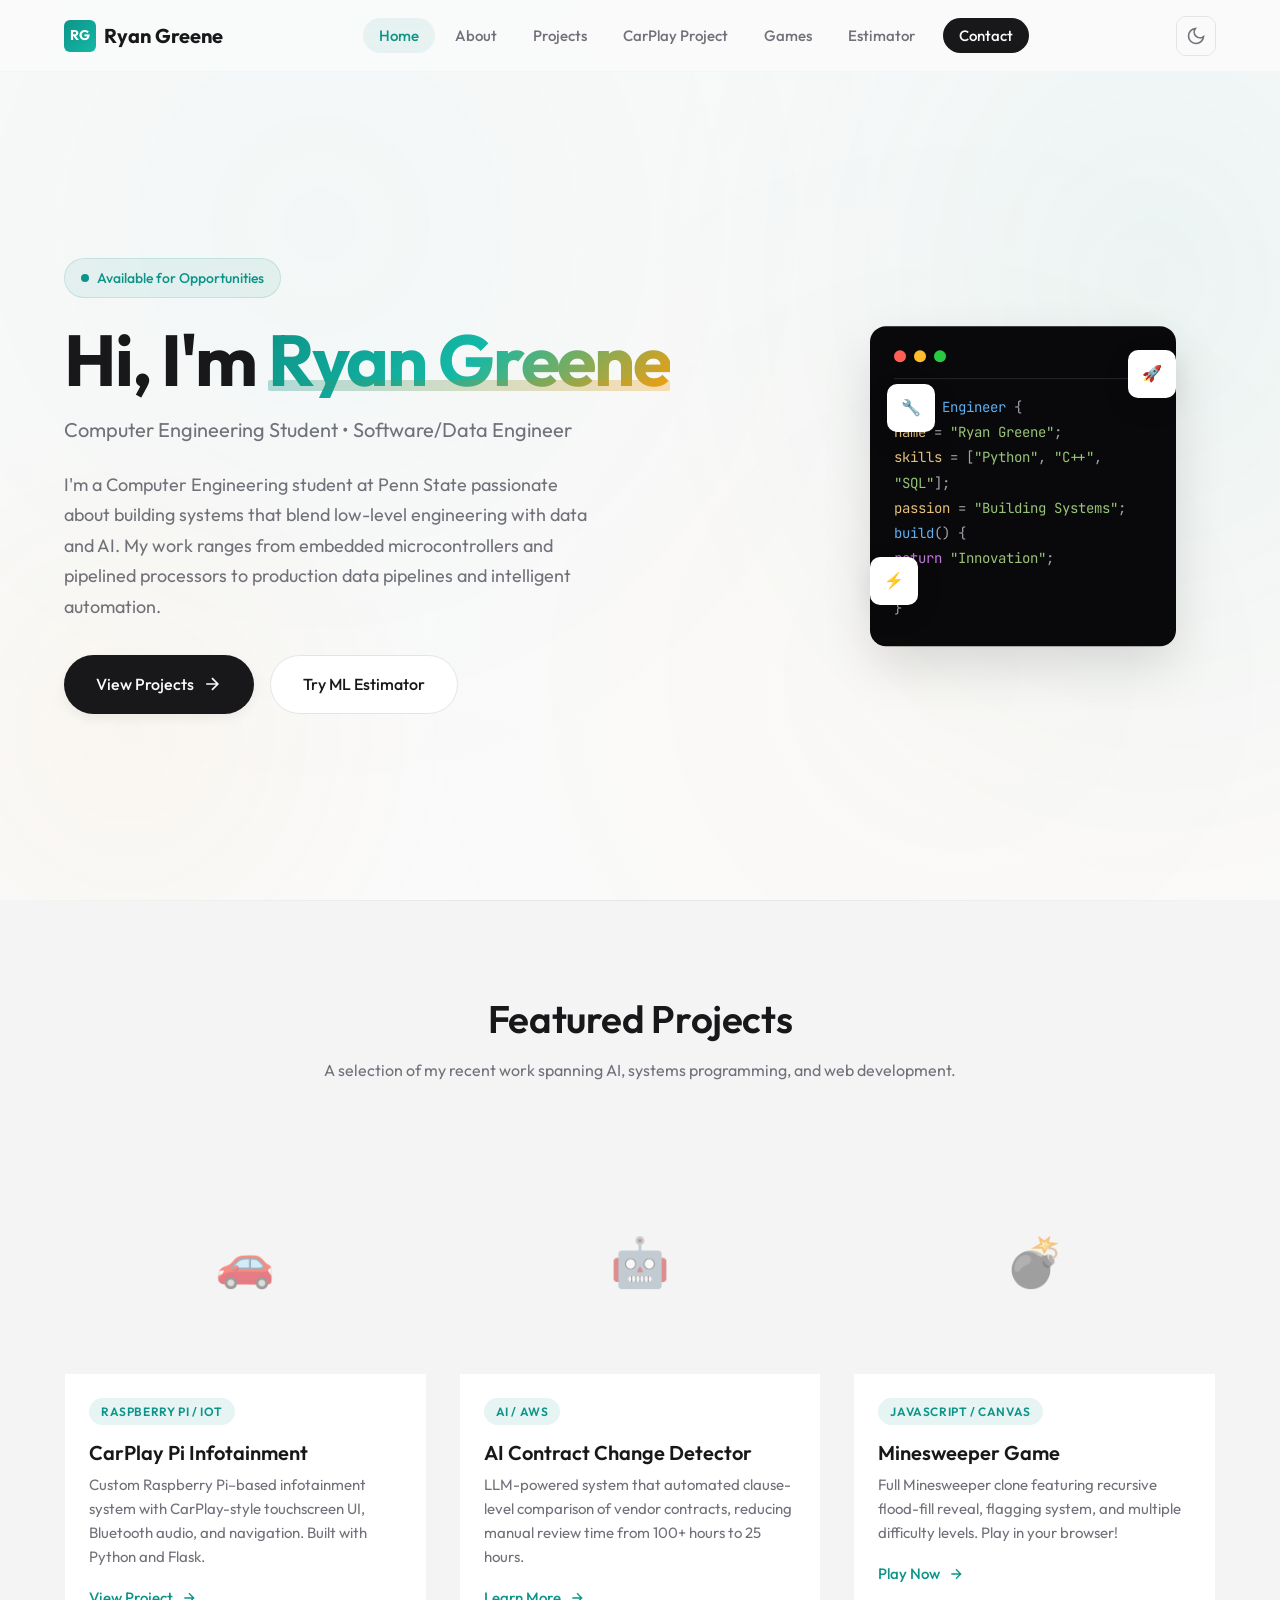
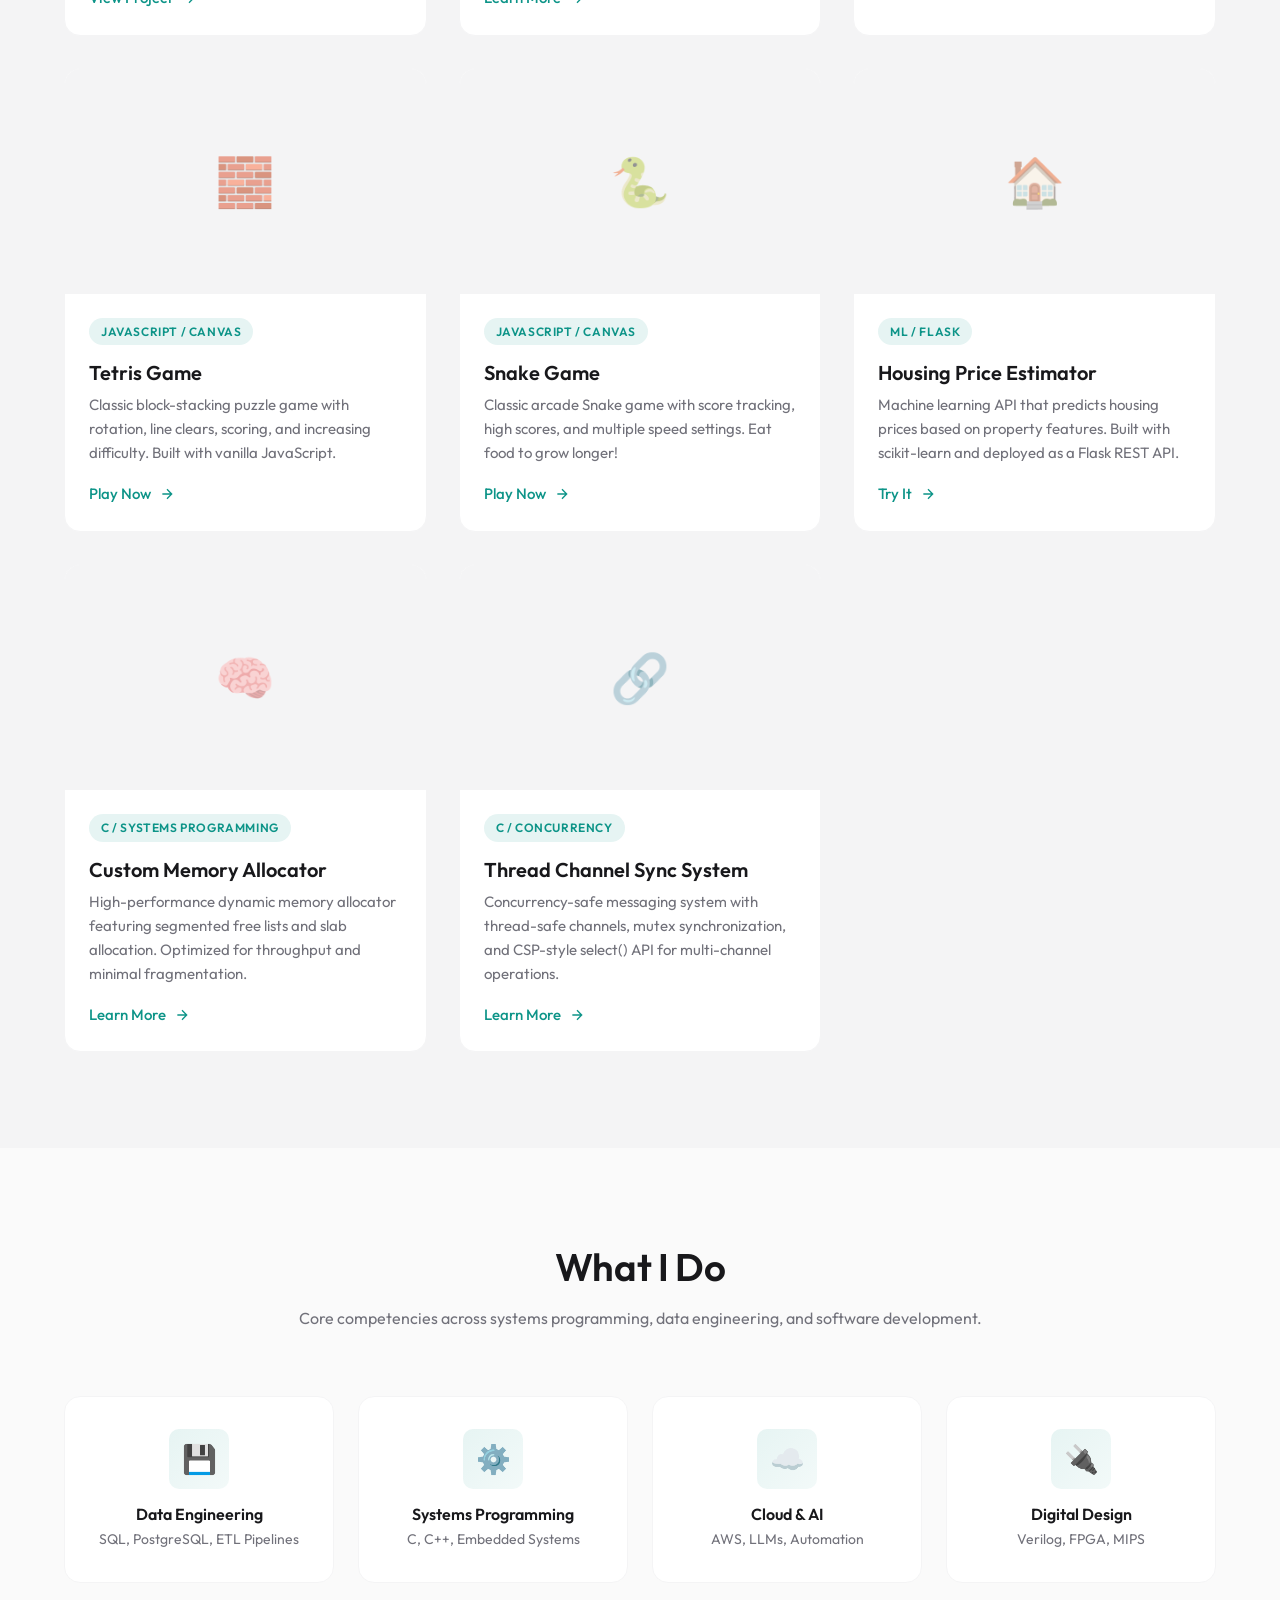
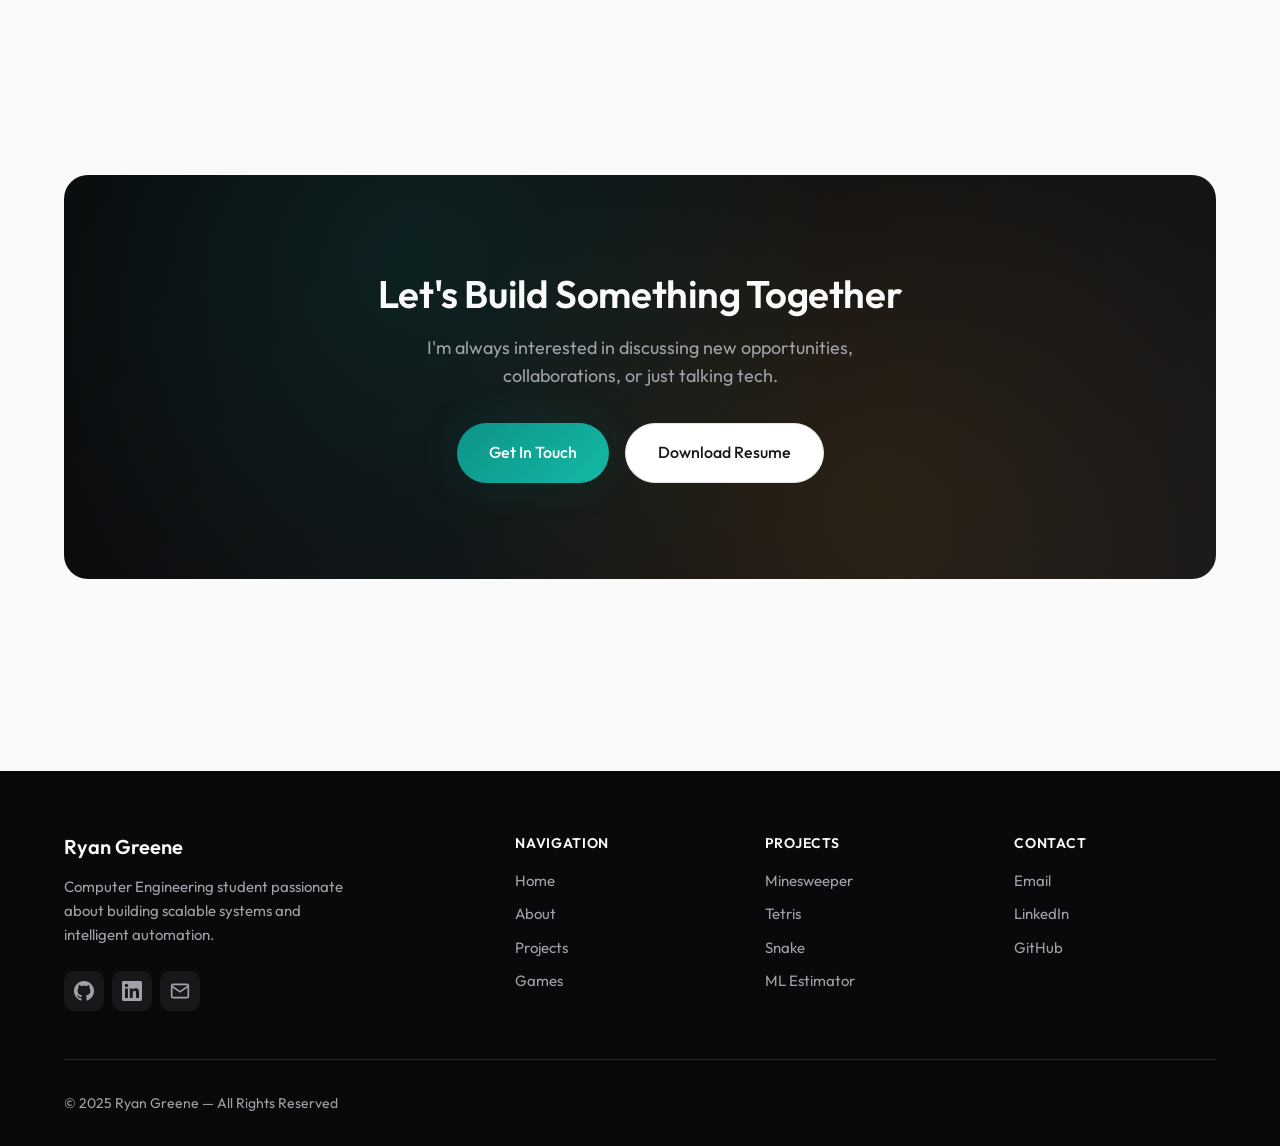
<file: index.html>
<!DOCTYPE html>
<html lang="en">
<head>
    <meta charset="UTF-8">
    <meta name="viewport" content="width=device-width, initial-scale=1.0">
    <meta name="description" content="Ryan Greene - Computer Engineering Student & Software/Data Engineer. Building systems that blend low-level engineering with data and AI.">
    <meta name="keywords" content="Ryan Greene, Software Engineer, Data Engineer, Computer Engineering, Penn State, Portfolio">
    <meta name="author" content="Ryan Greene">
    
    <!-- Open Graph / Social Media -->
    <meta property="og:title" content="Ryan Greene - Software/Data Engineer">
    <meta property="og:description" content="Computer Engineering Student at Penn State. Building production systems, data pipelines, and intelligent automation.">
    <meta property="og:type" content="website">
    <meta property="og:url" content="https://ryangreenedev.com">
    
    <title>Ryan Greene | Software/Data Engineer</title>
    
    <!-- Favicon -->
    <link rel="icon" type="image/svg+xml" href="/assets/favicon.svg">
    
    <!-- Stylesheets -->
    <link rel="stylesheet" href="/styles/global.css">
    <link rel="stylesheet" href="/styles/home.css">
</head>
<body>
    <!-- Navigation -->
    <nav class="navbar" id="navbar">
        <div class="navbar-inner">
            <a href="/" class="navbar-logo">
                <span class="logo-icon">RG</span>
                <span>Ryan Greene</span>
            </a>
            
            <ul class="navbar-nav" id="nav-menu">
                <li><a href="/" class="nav-link active">Home</a></li>
                <li><a href="/about.html" class="nav-link">About</a></li>
                <li><a href="/projects.html" class="nav-link">Projects</a></li>
                <li><a href="/carplay.html" class="nav-link">CarPlay Project</a></li>
                <li><a href="/games.html" class="nav-link">Games</a></li>
                <li><a href="/realestate.html" class="nav-link">Estimator</a></li>
                <li><a href="/contact.html" class="nav-link nav-cta">Contact</a></li>
            </ul>
            
            <button class="theme-toggle" id="theme-toggle" aria-label="Toggle dark mode">
                <svg class="icon-moon" viewBox="0 0 24 24" fill="none" stroke="currentColor" stroke-width="2">
                    <path d="M21 12.79A9 9 0 1 1 11.21 3 7 7 0 0 0 21 12.79z"/>
                </svg>
                <svg class="icon-sun" viewBox="0 0 24 24" fill="none" stroke="currentColor" stroke-width="2">
                    <circle cx="12" cy="12" r="5"/>
                    <path d="M12 1v2M12 21v2M4.22 4.22l1.42 1.42M18.36 18.36l1.42 1.42M1 12h2M21 12h2M4.22 19.78l1.42-1.42M18.36 5.64l1.42-1.42"/>
                </svg>
            </button>
            
            <button class="navbar-toggle" id="nav-toggle" aria-label="Toggle navigation">
                <span></span>
                <span></span>
                <span></span>
            </button>
        </div>
    </nav>

    <!-- Main Content -->
    <main>
        <!-- Hero Section -->
        <section class="hero">
            <div class="container">
                <div class="hero-inner">
                    <div class="hero-content">
                        <span class="hero-badge">
                            Available for Opportunities
                        </span>
                        
                        <h1 class="hero-title">
                            Hi, I'm <span class="highlight text-gradient">Ryan Greene</span>
                        </h1>
                        
                        <p class="hero-subtitle">
                            Computer Engineering Student • Software/Data Engineer
                        </p>
                        
                        <p class="hero-description">
                            I'm a Computer Engineering student at Penn State passionate about building systems 
                            that blend low-level engineering with data and AI. My work ranges from embedded 
                            microcontrollers and pipelined processors to production data pipelines and 
                            intelligent automation.
                        </p>
                        
                        <div class="hero-actions">
                            <a href="/projects.html" class="btn btn-primary btn-lg">
                                View Projects
                                <svg width="20" height="20" viewBox="0 0 24 24" fill="none" stroke="currentColor" stroke-width="2">
                                    <path d="M5 12h14M12 5l7 7-7 7"/>
                                </svg>
                            </a>
                            <a href="/realestate.html" class="btn btn-secondary btn-lg">
                                Try ML Estimator
                            </a>
                        </div>
                    </div>
                    
                    <div class="hero-visual">
                        <div class="hero-graphic">
                            <!-- Floating decorative elements -->
                            <div class="floating-element floating-element-1">
                                <div class="floating-icon">🚀</div>
                            </div>
                            <div class="floating-element floating-element-2">
                                <div class="floating-icon">⚡</div>
                            </div>
                            <div class="floating-element floating-element-3">
                                <div class="floating-icon">🔧</div>
                            </div>
                            
                            <!-- Code block decoration -->
                            <div class="hero-code-block">
                                <div class="code-header">
                                    <span class="code-dot red"></span>
                                    <span class="code-dot yellow"></span>
                                    <span class="code-dot green"></span>
                                </div>
                                <div class="code-content">
                                    <span class="code-line"><span class="code-keyword">class</span> <span class="code-function">Engineer</span> {</span>
                                    <span class="code-line">  <span class="code-variable">name</span> = <span class="code-string">"Ryan Greene"</span>;</span>
                                    <span class="code-line">  <span class="code-variable">skills</span> = [<span class="code-string">"Python"</span>, <span class="code-string">"C++"</span>, <span class="code-string">"SQL"</span>];</span>
                                    <span class="code-line">  <span class="code-variable">passion</span> = <span class="code-string">"Building Systems"</span>;</span>
                                    <span class="code-line"></span>
                                    <span class="code-line">  <span class="code-function">build</span>() {</span>
                                    <span class="code-line">    <span class="code-keyword">return</span> <span class="code-string">"Innovation"</span>;</span>
                                    <span class="code-line">  }</span>
                                    <span class="code-line">}</span>
                                </div>
                            </div>
                        </div>
                    </div>
                </div>
            </div>
        </section>

        <!-- Featured Projects Section -->
        <section class="featured-section">
            <div class="container">
                <div class="section-header">
                    <h2>Featured Projects</h2>
                    <p>A selection of my recent work spanning AI, systems programming, and web development.</p>
                </div>
                
                <div class="featured-grid">
                    <!-- Project 0: CarPlay Pi Infotainment -->
                    <article class="featured-card reveal">
                        <div class="featured-card-image">
                            <span class="placeholder-icon">🚗</span>
                        </div>
                        <div class="featured-card-content">
                            <span class="featured-card-badge">Raspberry Pi / IoT</span>
                            <h3 class="featured-card-title">CarPlay Pi Infotainment</h3>
                            <p class="featured-card-description">
                                Custom Raspberry Pi–based infotainment system with CarPlay-style touchscreen UI, 
                                Bluetooth audio, and navigation. Built with Python and Flask.
                            </p>
                            <a href="/carplay.html" class="featured-card-link">
                                View Project
                                <svg width="16" height="16" viewBox="0 0 24 24" fill="none" stroke="currentColor" stroke-width="2">
                                    <path d="M5 12h14M12 5l7 7-7 7"/>
                                </svg>
                            </a>
                        </div>
                    </article>
                    
                    <!-- Project 1: AI Contract Detector -->
                    <article class="featured-card reveal">
                        <div class="featured-card-image">
                            <span class="placeholder-icon">🤖</span>
                        </div>
                        <div class="featured-card-content">
                            <span class="featured-card-badge">AI / AWS</span>
                            <h3 class="featured-card-title">AI Contract Change Detector</h3>
                            <p class="featured-card-description">
                                LLM-powered system that automated clause-level comparison of vendor contracts, 
                                reducing manual review time from 100+ hours to 25 hours.
                            </p>
                            <a href="/projects.html#ai-contract" class="featured-card-link">
                                Learn More
                                <svg width="16" height="16" viewBox="0 0 24 24" fill="none" stroke="currentColor" stroke-width="2">
                                    <path d="M5 12h14M12 5l7 7-7 7"/>
                                </svg>
                            </a>
                        </div>
                    </article>
                    
                    <!-- Project 2: Minesweeper -->
                    <article class="featured-card reveal">
                        <div class="featured-card-image">
                            <span class="placeholder-icon">💣</span>
                        </div>
                        <div class="featured-card-content">
                            <span class="featured-card-badge">JavaScript / Canvas</span>
                            <h3 class="featured-card-title">Minesweeper Game</h3>
                            <p class="featured-card-description">
                                Full Minesweeper clone featuring recursive flood-fill reveal, 
                                flagging system, and multiple difficulty levels. Play in your browser!
                            </p>
                            <a href="/games/minesweeper/" class="featured-card-link">
                                Play Now
                                <svg width="16" height="16" viewBox="0 0 24 24" fill="none" stroke="currentColor" stroke-width="2">
                                    <path d="M5 12h14M12 5l7 7-7 7"/>
                                </svg>
                            </a>
                        </div>
                    </article>
                    
                    <!-- Project 3: Tetris -->
                    <article class="featured-card reveal">
                        <div class="featured-card-image">
                            <span class="placeholder-icon">🧱</span>
                        </div>
                        <div class="featured-card-content">
                            <span class="featured-card-badge">JavaScript / Canvas</span>
                            <h3 class="featured-card-title">Tetris Game</h3>
                            <p class="featured-card-description">
                                Classic block-stacking puzzle game with rotation, line clears, 
                                scoring, and increasing difficulty. Built with vanilla JavaScript.
                            </p>
                            <a href="/games/tetris/" class="featured-card-link">
                                Play Now
                                <svg width="16" height="16" viewBox="0 0 24 24" fill="none" stroke="currentColor" stroke-width="2">
                                    <path d="M5 12h14M12 5l7 7-7 7"/>
                                </svg>
                            </a>
                        </div>
                    </article>
                    
                    <!-- Project 4: Snake -->
                    <article class="featured-card reveal">
                        <div class="featured-card-image">
                            <span class="placeholder-icon">🐍</span>
                        </div>
                        <div class="featured-card-content">
                            <span class="featured-card-badge">JavaScript / Canvas</span>
                            <h3 class="featured-card-title">Snake Game</h3>
                            <p class="featured-card-description">
                                Classic arcade Snake game with score tracking, high scores, 
                                and multiple speed settings. Eat food to grow longer!
                            </p>
                            <a href="/games/snake/" class="featured-card-link">
                                Play Now
                                <svg width="16" height="16" viewBox="0 0 24 24" fill="none" stroke="currentColor" stroke-width="2">
                                    <path d="M5 12h14M12 5l7 7-7 7"/>
                                </svg>
                            </a>
                        </div>
                    </article>
                    
                    <!-- Project 5: Housing Estimator -->
                    <article class="featured-card reveal">
                        <div class="featured-card-image">
                            <span class="placeholder-icon">🏠</span>
                        </div>
                        <div class="featured-card-content">
                            <span class="featured-card-badge">ML / Flask</span>
                            <h3 class="featured-card-title">Housing Price Estimator</h3>
                            <p class="featured-card-description">
                                Machine learning API that predicts housing prices based on property features. 
                                Built with scikit-learn and deployed as a Flask REST API.
                            </p>
                            <a href="/realestate.html" class="featured-card-link">
                                Try It
                                <svg width="16" height="16" viewBox="0 0 24 24" fill="none" stroke="currentColor" stroke-width="2">
                                    <path d="M5 12h14M12 5l7 7-7 7"/>
                                </svg>
                            </a>
                        </div>
                    </article>
                    
                    <!-- Project 6: Custom Memory Allocator -->
                    <article class="featured-card reveal">
                        <div class="featured-card-image">
                            <span class="placeholder-icon">🧠</span>
                        </div>
                        <div class="featured-card-content">
                            <span class="featured-card-badge">C / Systems Programming</span>
                            <h3 class="featured-card-title">Custom Memory Allocator</h3>
                            <p class="featured-card-description">
                                High-performance dynamic memory allocator featuring segmented free lists and slab allocation. 
                                Optimized for throughput and minimal fragmentation.
                            </p>
                            <a href="/projects.html#malloc-lab" class="featured-card-link">
                                Learn More
                                <svg width="16" height="16" viewBox="0 0 24 24" fill="none" stroke="currentColor" stroke-width="2">
                                    <path d="M5 12h14M12 5l7 7-7 7"/>
                                </svg>
                            </a>
                        </div>
                    </article>
                    
                    <!-- Project 7: Thread Channel Sync -->
                    <article class="featured-card reveal">
                        <div class="featured-card-image">
                            <span class="placeholder-icon">🔗</span>
                        </div>
                        <div class="featured-card-content">
                            <span class="featured-card-badge">C / Concurrency</span>
                            <h3 class="featured-card-title">Thread Channel Sync System</h3>
                            <p class="featured-card-description">
                                Concurrency-safe messaging system with thread-safe channels, mutex synchronization, 
                                and CSP-style select() API for multi-channel operations.
                            </p>
                            <a href="/projects.html#thread-channels" class="featured-card-link">
                                Learn More
                                <svg width="16" height="16" viewBox="0 0 24 24" fill="none" stroke="currentColor" stroke-width="2">
                                    <path d="M5 12h14M12 5l7 7-7 7"/>
                                </svg>
                            </a>
                        </div>
                    </article>
                </div>
            </div>
        </section>

        <!-- Skills Preview Section -->
        <section class="skills-section">
            <div class="container">
                <div class="section-header">
                    <h2>What I Do</h2>
                    <p>Core competencies across systems programming, data engineering, and software development.</p>
                </div>
                
                <div class="skills-grid">
                    <div class="skill-card reveal">
                        <div class="skill-icon">💾</div>
                        <h3 class="skill-title">Data Engineering</h3>
                        <p class="skill-subtitle">SQL, PostgreSQL, ETL Pipelines</p>
                    </div>
                    
                    <div class="skill-card reveal">
                        <div class="skill-icon">⚙️</div>
                        <h3 class="skill-title">Systems Programming</h3>
                        <p class="skill-subtitle">C, C++, Embedded Systems</p>
                    </div>
                    
                    <div class="skill-card reveal">
                        <div class="skill-icon">☁️</div>
                        <h3 class="skill-title">Cloud & AI</h3>
                        <p class="skill-subtitle">AWS, LLMs, Automation</p>
                    </div>
                    
                    <div class="skill-card reveal">
                        <div class="skill-icon">🔌</div>
                        <h3 class="skill-title">Digital Design</h3>
                        <p class="skill-subtitle">Verilog, FPGA, MIPS</p>
                    </div>
                </div>
            </div>
        </section>

        <!-- CTA Section -->
        <section class="cta-section">
            <div class="container">
                <div class="cta-card reveal">
                    <div class="cta-content">
                        <h2 class="cta-title">Let's Build Something Together</h2>
                        <p class="cta-description">
                            I'm always interested in discussing new opportunities, 
                            collaborations, or just talking tech.
                        </p>
                        <div class="cta-actions">
                            <a href="/contact.html" class="btn btn-accent btn-lg">
                                Get In Touch
                            </a>
                            <a href="assets/RyangreeneResumeCurrent.pdf" class="btn btn-secondary btn-lg" download>
                                Download Resume
                            </a>
                        </div>
                    </div>
                </div>
            </div>
        </section>
    </main>

    <!-- Footer -->
    <footer class="footer">
        <div class="container">
            <div class="footer-inner">
                <div class="footer-brand">
                    <h3>Ryan Greene</h3>
                    <p>Computer Engineering student passionate about building scalable systems and intelligent automation.</p>
                    <div class="footer-social">
                        <a href="https://github.com/ryangreene9000" target="_blank" rel="noopener" aria-label="GitHub">
                            <svg width="20" height="20" viewBox="0 0 24 24" fill="currentColor">
                                <path d="M12 0c-6.626 0-12 5.373-12 12 0 5.302 3.438 9.8 8.207 11.387.599.111.793-.261.793-.577v-2.234c-3.338.726-4.033-1.416-4.033-1.416-.546-1.387-1.333-1.756-1.333-1.756-1.089-.745.083-.729.083-.729 1.205.084 1.839 1.237 1.839 1.237 1.07 1.834 2.807 1.304 3.492.997.107-.775.418-1.305.762-1.604-2.665-.305-5.467-1.334-5.467-5.931 0-1.311.469-2.381 1.236-3.221-.124-.303-.535-1.524.117-3.176 0 0 1.008-.322 3.301 1.23.957-.266 1.983-.399 3.003-.404 1.02.005 2.047.138 3.006.404 2.291-1.552 3.297-1.23 3.297-1.23.653 1.653.242 2.874.118 3.176.77.84 1.235 1.911 1.235 3.221 0 4.609-2.807 5.624-5.479 5.921.43.372.823 1.102.823 2.222v3.293c0 .319.192.694.801.576 4.765-1.589 8.199-6.086 8.199-11.386 0-6.627-5.373-12-12-12z"/>
                            </svg>
                        </a>
                        <a href="https://www.linkedin.com/in/ryancgreene1" target="_blank" rel="noopener" aria-label="LinkedIn">
                            <svg width="20" height="20" viewBox="0 0 24 24" fill="currentColor">
                                <path d="M20.447 20.452h-3.554v-5.569c0-1.328-.027-3.037-1.852-3.037-1.853 0-2.136 1.445-2.136 2.939v5.667H9.351V9h3.414v1.561h.046c.477-.9 1.637-1.85 3.37-1.85 3.601 0 4.267 2.37 4.267 5.455v6.286zM5.337 7.433c-1.144 0-2.063-.926-2.063-2.065 0-1.138.92-2.063 2.063-2.063 1.14 0 2.064.925 2.064 2.063 0 1.139-.925 2.065-2.064 2.065zm1.782 13.019H3.555V9h3.564v11.452zM22.225 0H1.771C.792 0 0 .774 0 1.729v20.542C0 23.227.792 24 1.771 24h20.451C23.2 24 24 23.227 24 22.271V1.729C24 .774 23.2 0 22.222 0h.003z"/>
                            </svg>
                        </a>
                        <a href="mailto:Ryangreene2091@gmail.com" aria-label="Email">
                            <svg width="20" height="20" viewBox="0 0 24 24" fill="none" stroke="currentColor" stroke-width="2">
                                <path d="M4 4h16c1.1 0 2 .9 2 2v12c0 1.1-.9 2-2 2H4c-1.1 0-2-.9-2-2V6c0-1.1.9-2 2-2z"/>
                                <polyline points="22,6 12,13 2,6"/>
                            </svg>
                        </a>
                    </div>
                </div>
                
                <div class="footer-column">
                    <h4>Navigation</h4>
                    <ul>
                        <li><a href="/">Home</a></li>
                        <li><a href="/about.html">About</a></li>
                        <li><a href="/projects.html">Projects</a></li>
                        <li><a href="/games.html">Games</a></li>
                    </ul>
                </div>
                
                <div class="footer-column">
                    <h4>Projects</h4>
                    <ul>
                        <li><a href="/games/minesweeper/">Minesweeper</a></li>
                        <li><a href="/games/tetris/">Tetris</a></li>
                        <li><a href="/games/snake/">Snake</a></li>
                        <li><a href="/realestate.html">ML Estimator</a></li>
                    </ul>
                </div>
                
                <div class="footer-column">
                    <h4>Contact</h4>
                    <ul>
                        <li><a href="mailto:Ryangreene2091@gmail.com">Email</a></li>
                        <li><a href="https://www.linkedin.com/in/ryancgreene1" target="_blank">LinkedIn</a></li>
                        <li><a href="https://github.com/ryangreene9000" target="_blank">GitHub</a></li>
                        <!-- Phone number removed for privacy reasons -->
                    </ul>
                </div>
            </div>
            
            <div class="footer-bottom">
                <p class="footer-copyright">© 2025 Ryan Greene — All Rights Reserved</p>
            </div>
        </div>
    </footer>

    <!-- Scripts -->
    <script src="/scripts/main.js"></script>
</body>
</html>
</file>
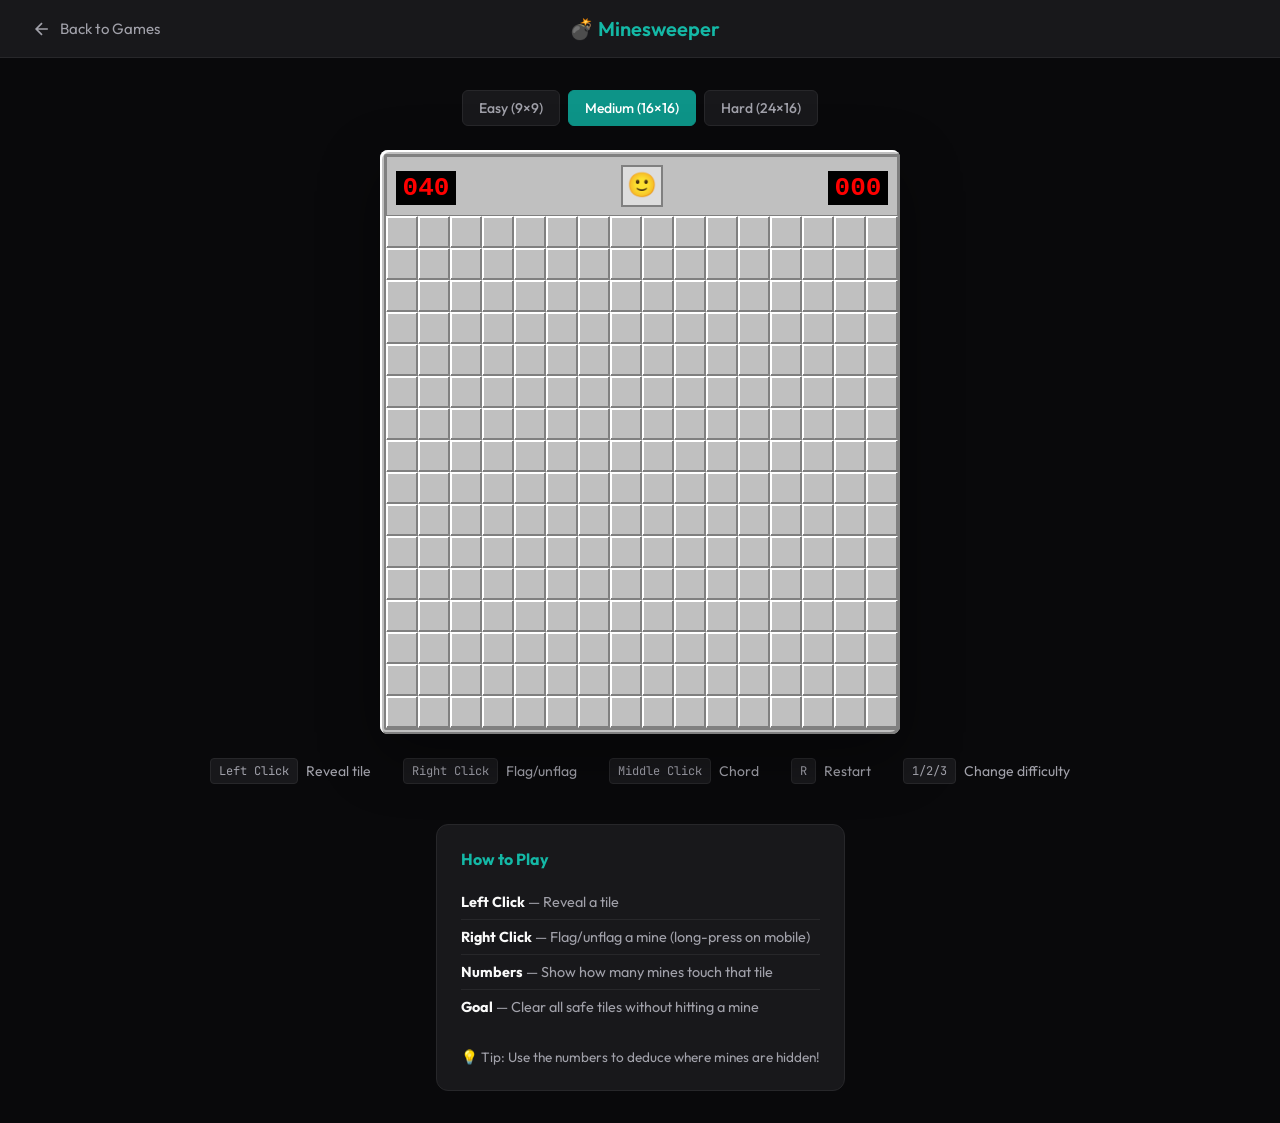
<file: games/minesweeper/index.html>
<!DOCTYPE html>
<html lang="en">
<head>
    <meta charset="UTF-8">
    <meta name="viewport" content="width=device-width, initial-scale=1.0">
    <meta name="description" content="Play Minesweeper - A classic game recreated by Ryan Greene">
    <title>Minesweeper | Ryan Greene</title>
    
    <link rel="icon" type="image/svg+xml" href="/assets/favicon.svg">
    
    <style>
        @import url('https://fonts.googleapis.com/css2?family=Outfit:wght@400;500;600;700&family=JetBrains+Mono:wght@400;500&display=swap');
        
        :root {
            --color-primary: #0d9488;
            --color-primary-light: #14b8a6;
            --color-bg: #09090b;
            --color-bg-alt: #18181b;
            --color-text: #fafafa;
            --color-text-muted: #a1a1aa;
            --color-border: #27272a;
        }
        
        * {
            box-sizing: border-box;
            margin: 0;
            padding: 0;
        }
        
        body {
            font-family: 'Outfit', sans-serif;
            background: var(--color-bg);
            color: var(--color-text);
            min-height: 100vh;
            display: flex;
            flex-direction: column;
        }
        
        /* Header */
        .game-header {
            position: relative;
            z-index: 100;
            padding: 1rem 2rem;
            background: var(--color-bg-alt);
            border-bottom: 1px solid var(--color-border);
            display: flex;
            justify-content: space-between;
            align-items: center;
        }
        
        .back-link {
            display: flex;
            align-items: center;
            gap: 0.5rem;
            color: var(--color-text-muted);
            text-decoration: none;
            font-size: 0.9375rem;
            transition: color 0.2s;
            pointer-events: auto;
        }
        
        .back-link:hover {
            color: var(--color-primary-light);
        }
        
        .game-title {
            font-size: 1.25rem;
            font-weight: 600;
        }
        
        .game-title span {
            color: var(--color-primary-light);
        }
        
        /* Main Content */
        .game-container {
            flex: 1;
            display: flex;
            flex-direction: column;
            align-items: center;
            justify-content: center;
            padding: 2rem;
            gap: 1.5rem;
        }
        
        /* Difficulty Selector */
        .difficulty-selector {
            display: flex;
            gap: 0.5rem;
        }
        
        .difficulty-btn {
            padding: 0.5rem 1rem;
            background: var(--color-bg-alt);
            border: 1px solid var(--color-border);
            border-radius: 6px;
            color: var(--color-text-muted);
            font-family: 'Outfit', sans-serif;
            font-size: 0.875rem;
            font-weight: 500;
            cursor: pointer;
            transition: all 0.2s;
        }
        
        .difficulty-btn:hover {
            border-color: var(--color-primary);
            color: var(--color-primary-light);
        }
        
        .difficulty-btn.active {
            background: var(--color-primary);
            border-color: var(--color-primary);
            color: white;
        }
        
        /* Game Canvas Area */
        .game-canvas-wrapper {
            position: relative;
            background: #c0c0c0;
            border-radius: 8px;
            padding: 4px;
            box-shadow: 
                inset 2px 2px 0 #ffffff,
                inset -2px -2px 0 #808080,
                0 20px 60px rgba(0, 0, 0, 0.4);
        }
        
        #game-canvas {
            display: block;
            border: 2px solid #808080;
            border-radius: 2px;
        }
        
        /* Loading State */
        .loading-overlay {
            position: absolute;
            inset: 0;
            background: rgba(9, 9, 11, 0.95);
            display: flex;
            flex-direction: column;
            align-items: center;
            justify-content: center;
            border-radius: 8px;
            z-index: 10;
        }
        
        .loading-overlay.hidden {
            display: none;
        }
        
        .loading-spinner {
            width: 48px;
            height: 48px;
            border: 4px solid var(--color-border);
            border-top-color: var(--color-primary);
            border-radius: 50%;
            animation: spin 1s linear infinite;
            margin-bottom: 1rem;
        }
        
        @keyframes spin {
            to { transform: rotate(360deg); }
        }
        
        .loading-text {
            color: var(--color-text-muted);
            font-size: 1rem;
        }
        
        /* Demo Notice (hidden by default now) */
        .demo-notice {
            display: none;
        }
        
        /* Controls Info */
        .controls-info {
            display: flex;
            gap: 2rem;
            flex-wrap: wrap;
            justify-content: center;
        }
        
        .control-item {
            display: flex;
            align-items: center;
            gap: 0.5rem;
            color: var(--color-text-muted);
            font-size: 0.875rem;
        }
        
        .control-key {
            padding: 0.25rem 0.5rem;
            background: var(--color-bg-alt);
            border: 1px solid var(--color-border);
            border-radius: 4px;
            font-family: 'JetBrains Mono', monospace;
            font-size: 0.75rem;
        }
        
        /* Game Stats */
        .game-stats {
            display: flex;
            gap: 2rem;
            color: var(--color-text-muted);
            font-size: 0.875rem;
        }
        
        .stat-item {
            display: flex;
            align-items: center;
            gap: 0.5rem;
        }
        
        /* How to Play Section */
        .how-to-play {
            max-width: 500px;
            background: var(--color-bg-alt);
            border: 1px solid var(--color-border);
            border-radius: 12px;
            padding: 1.5rem;
            margin-top: 1rem;
        }
        
        .how-to-play h3 {
            font-size: 1rem;
            margin-bottom: 1rem;
            color: var(--color-primary-light);
        }
        
        .how-to-play-list {
            list-style: none;
            margin: 0 0 1rem 0;
            padding: 0;
        }
        
        .how-to-play-list li {
            padding: 0.5rem 0;
            font-size: 0.9rem;
            color: var(--color-text-muted);
            border-bottom: 1px solid var(--color-border);
        }
        
        .how-to-play-list li:last-child {
            border-bottom: none;
        }
        
        .how-to-play-list strong {
            color: var(--color-text);
        }
        
        .how-to-play-tip {
            font-size: 0.85rem;
            color: var(--color-text-muted);
            padding-top: 0.5rem;
        }
        
        /* Responsive */
        @media (max-width: 600px) {
            .game-header {
                flex-direction: column;
                gap: 1rem;
                text-align: center;
            }
            
            .controls-info {
                flex-direction: column;
                align-items: center;
            }
            
            .difficulty-selector {
                flex-wrap: wrap;
                justify-content: center;
            }
            
            .game-canvas-wrapper {
                max-width: 100%;
                overflow: auto;
            }
        }
    </style>
</head>
<body>
    <!-- Header -->
    <header class="game-header">
        <a href="/games.html" class="back-link">
            <svg width="20" height="20" viewBox="0 0 24 24" fill="none" stroke="currentColor" stroke-width="2">
                <path d="M19 12H5M12 19l-7-7 7-7"/>
            </svg>
            Back to Games
        </a>
        <h1 class="game-title">💣 <span>Minesweeper</span></h1>
        <div style="width: 120px;"></div>
    </header>

    <!-- Game Container -->
    <main class="game-container">
        <!-- Difficulty Selector -->
        <div class="difficulty-selector">
            <button class="difficulty-btn" data-difficulty="easy">Easy (9×9)</button>
            <button class="difficulty-btn active" data-difficulty="medium">Medium (16×16)</button>
            <button class="difficulty-btn" data-difficulty="hard">Hard (24×16)</button>
        </div>
        
        <div class="game-canvas-wrapper" id="game-wrapper">
            <!-- Canvas -->
            <canvas id="game-canvas" width="512" height="572"></canvas>
            
            <!-- Loading Overlay -->
            <div class="loading-overlay" id="loading-overlay">
                <div class="loading-spinner"></div>
                <p class="loading-text">Loading game...</p>
            </div>
        </div>
        
        <!-- Controls Info -->
        <div class="controls-info">
            <div class="control-item">
                <span class="control-key">Left Click</span>
                <span>Reveal tile</span>
            </div>
            <div class="control-item">
                <span class="control-key">Right Click</span>
                <span>Flag/unflag</span>
            </div>
            <div class="control-item">
                <span class="control-key">Middle Click</span>
                <span>Chord</span>
            </div>
            <div class="control-item">
                <span class="control-key">R</span>
                <span>Restart</span>
            </div>
            <div class="control-item">
                <span class="control-key">1/2/3</span>
                <span>Change difficulty</span>
            </div>
        </div>
        
        <!-- How to Play Section -->
        <div class="how-to-play">
            <h3>How to Play</h3>
            <ul class="how-to-play-list">
                <li><strong>Left Click</strong> — Reveal a tile</li>
                <li><strong>Right Click</strong> — Flag/unflag a mine (long-press on mobile)</li>
                <li><strong>Numbers</strong> — Show how many mines touch that tile</li>
                <li><strong>Goal</strong> — Clear all safe tiles without hitting a mine</li>
            </ul>
            <p class="how-to-play-tip">💡 Tip: Use the numbers to deduce where mines are hidden!</p>
        </div>
    </main>

    <!-- Game Script -->
    <script src="minesweeper.js"></script>
    <script>
        // Handle difficulty button clicks
        document.querySelectorAll('.difficulty-btn').forEach(btn => {
            btn.addEventListener('click', function() {
                // Update active state
                document.querySelectorAll('.difficulty-btn').forEach(b => b.classList.remove('active'));
                this.classList.add('active');
                
                // Change game difficulty
                if (window.game) {
                    window.game.changeDifficulty(this.dataset.difficulty);
                }
            });
        });
    </script>
</body>
</html>
</file>
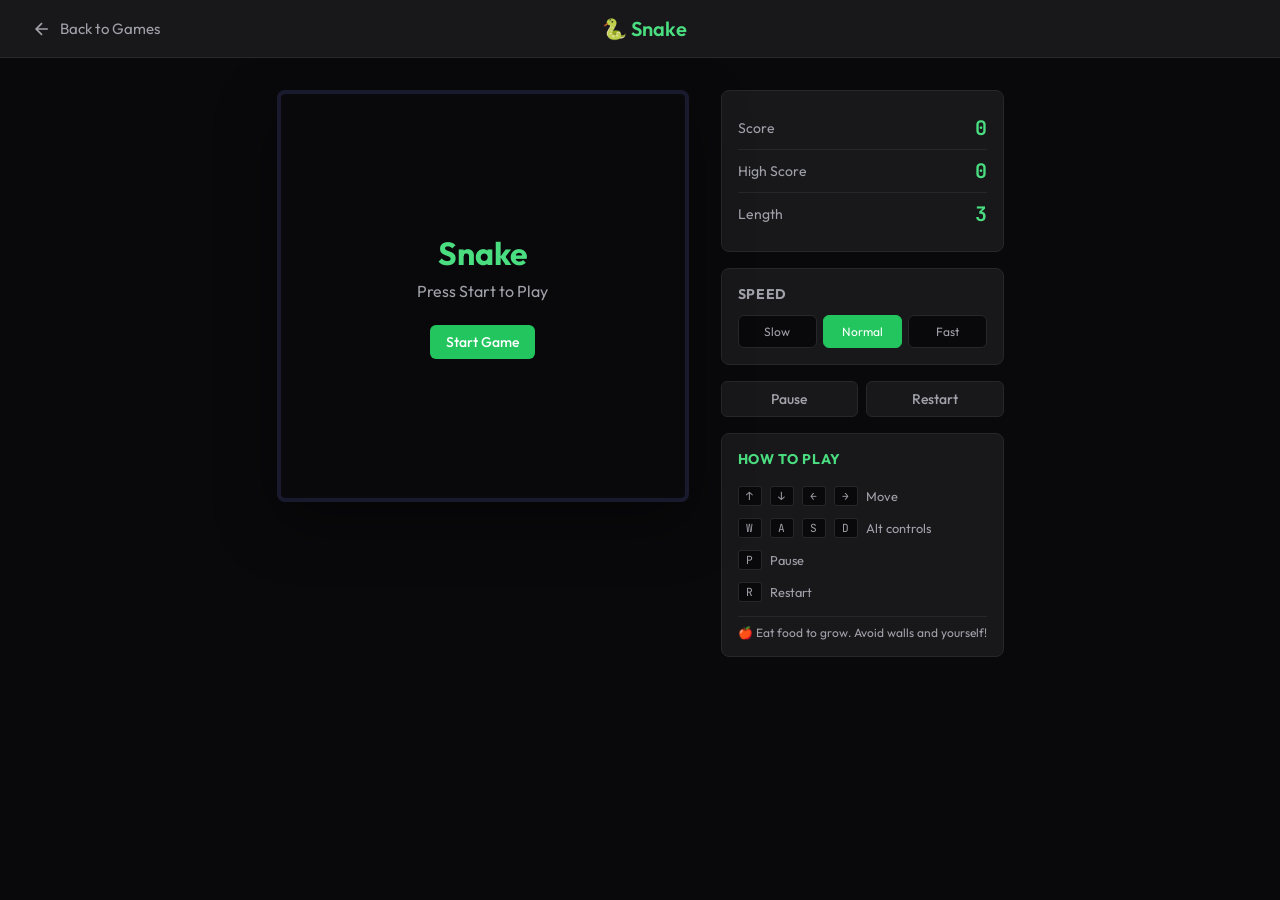
<file: games/snake/index.html>
<!DOCTYPE html>
<html lang="en">
<head>
    <meta charset="UTF-8">
    <meta name="viewport" content="width=device-width, initial-scale=1.0">
    <meta name="description" content="Play Snake - A classic game recreated by Ryan Greene">
    <title>Snake | Ryan Greene</title>
    
    <link rel="icon" type="image/svg+xml" href="/assets/favicon.svg">
    
    <style>
        @import url('https://fonts.googleapis.com/css2?family=Outfit:wght@400;500;600;700&family=JetBrains+Mono:wght@400;500&display=swap');
        
        :root {
            --color-primary: #22c55e;
            --color-primary-light: #4ade80;
            --color-bg: #09090b;
            --color-bg-alt: #18181b;
            --color-text: #fafafa;
            --color-text-muted: #a1a1aa;
            --color-border: #27272a;
        }
        
        * {
            box-sizing: border-box;
            margin: 0;
            padding: 0;
        }
        
        body {
            font-family: 'Outfit', sans-serif;
            background: var(--color-bg);
            color: var(--color-text);
            min-height: 100vh;
            display: flex;
            flex-direction: column;
        }
        
        /* Header */
        .game-header {
            position: relative;
            z-index: 100;
            padding: 1rem 2rem;
            background: var(--color-bg-alt);
            border-bottom: 1px solid var(--color-border);
            display: flex;
            justify-content: space-between;
            align-items: center;
        }
        
        .back-link {
            display: flex;
            align-items: center;
            gap: 0.5rem;
            color: var(--color-text-muted);
            text-decoration: none;
            font-size: 0.9375rem;
            transition: color 0.2s;
            pointer-events: auto;
        }
        
        .back-link:hover {
            color: var(--color-primary-light);
        }
        
        .game-title {
            font-size: 1.25rem;
            font-weight: 600;
        }
        
        .game-title span {
            color: var(--color-primary-light);
        }
        
        /* Main Content */
        .game-container {
            flex: 1;
            display: flex;
            flex-direction: column;
            align-items: center;
            justify-content: flex-start;
            padding: 2rem;
            gap: 1.5rem;
        }
        
        /* Game Layout */
        .game-layout {
            display: flex;
            gap: 2rem;
            align-items: flex-start;
            flex-wrap: wrap;
            justify-content: center;
        }
        
        /* Game Canvas Area */
        .game-canvas-wrapper {
            position: relative;
            background: #1a1a2e;
            border-radius: 8px;
            padding: 4px;
            box-shadow: 0 20px 60px rgba(0, 0, 0, 0.4);
        }
        
        #snake-canvas {
            display: block;
            border: 2px solid #2a2a4e;
            border-radius: 4px;
            background: #0f0f1a;
        }
        
        /* Game Overlay */
        .game-overlay {
            position: absolute;
            inset: 4px;
            background: rgba(9, 9, 11, 0.95);
            display: flex;
            flex-direction: column;
            align-items: center;
            justify-content: center;
            border-radius: 4px;
            z-index: 10;
            transition: opacity 0.2s;
        }
        
        .game-overlay.hidden {
            opacity: 0;
            pointer-events: none;
        }
        
        .overlay-content {
            text-align: center;
        }
        
        .overlay-content h2 {
            font-size: 2rem;
            margin-bottom: 0.5rem;
            color: var(--color-primary-light);
        }
        
        .overlay-content p {
            color: var(--color-text-muted);
            margin-bottom: 1.5rem;
        }
        
        /* Sidebar */
        .game-sidebar {
            display: flex;
            flex-direction: column;
            gap: 1rem;
            min-width: 180px;
        }
        
        /* Stats Panel */
        .stats-panel {
            background: var(--color-bg-alt);
            border: 1px solid var(--color-border);
            border-radius: 8px;
            padding: 1rem;
        }
        
        .stat-item {
            display: flex;
            justify-content: space-between;
            align-items: center;
            padding: 0.5rem 0;
            border-bottom: 1px solid var(--color-border);
        }
        
        .stat-item:last-child {
            border-bottom: none;
        }
        
        .stat-label {
            color: var(--color-text-muted);
            font-size: 0.875rem;
        }
        
        .stat-value {
            font-size: 1.25rem;
            font-weight: 700;
            color: var(--color-primary-light);
            font-family: 'JetBrains Mono', monospace;
        }
        
        /* Speed Panel */
        .speed-panel {
            background: var(--color-bg-alt);
            border: 1px solid var(--color-border);
            border-radius: 8px;
            padding: 1rem;
        }
        
        .speed-panel h3 {
            font-size: 0.875rem;
            color: var(--color-text-muted);
            margin-bottom: 0.75rem;
            text-transform: uppercase;
            letter-spacing: 0.05em;
        }
        
        .speed-buttons {
            display: flex;
            gap: 0.375rem;
        }
        
        .speed-btn {
            flex: 1;
            padding: 0.5rem;
            border-radius: 6px;
            background: var(--color-bg);
            border: 1px solid var(--color-border);
            color: var(--color-text-muted);
            font-family: 'Outfit', sans-serif;
            font-size: 0.75rem;
            cursor: pointer;
            transition: all 0.2s;
        }
        
        .speed-btn:hover {
            border-color: var(--color-primary);
            color: var(--color-primary-light);
        }
        
        .speed-btn.active {
            background: var(--color-primary);
            border-color: var(--color-primary);
            color: white;
        }
        
        /* Controls Panel */
        .controls-panel {
            display: flex;
            gap: 0.5rem;
        }
        
        /* Buttons */
        .btn {
            padding: 0.5rem 1rem;
            border-radius: 6px;
            font-family: 'Outfit', sans-serif;
            font-size: 0.875rem;
            font-weight: 500;
            cursor: pointer;
            transition: all 0.2s;
            border: none;
        }
        
        .btn-primary {
            background: var(--color-primary);
            color: white;
        }
        
        .btn-primary:hover {
            background: var(--color-primary-light);
        }
        
        .btn-secondary {
            flex: 1;
            background: var(--color-bg-alt);
            border: 1px solid var(--color-border);
            color: var(--color-text-muted);
        }
        
        .btn-secondary:hover {
            border-color: var(--color-primary);
            color: var(--color-primary-light);
        }
        
        /* How to Play Section */
        .how-to-play {
            background: var(--color-bg-alt);
            border: 1px solid var(--color-border);
            border-radius: 8px;
            padding: 1rem;
        }
        
        .how-to-play h3 {
            font-size: 0.875rem;
            margin-bottom: 0.75rem;
            color: var(--color-primary-light);
            text-transform: uppercase;
            letter-spacing: 0.05em;
        }
        
        .how-to-play-list {
            list-style: none;
            margin: 0;
            padding: 0;
        }
        
        .how-to-play-list li {
            padding: 0.375rem 0;
            font-size: 0.8rem;
            color: var(--color-text-muted);
            display: flex;
            align-items: center;
            gap: 0.5rem;
        }
        
        .how-to-play-list kbd {
            padding: 0.125rem 0.375rem;
            background: var(--color-bg);
            border: 1px solid var(--color-border);
            border-radius: 3px;
            font-family: 'JetBrains Mono', monospace;
            font-size: 0.7rem;
            min-width: 24px;
            text-align: center;
        }
        
        .how-to-play-tip {
            font-size: 0.75rem;
            color: var(--color-text-muted);
            padding-top: 0.5rem;
            border-top: 1px solid var(--color-border);
            margin-top: 0.5rem;
        }
        
        /* Mobile Controls */
        .mobile-controls {
            display: none;
            flex-direction: column;
            gap: 0.5rem;
            background: var(--color-bg-alt);
            border: 1px solid var(--color-border);
            border-radius: 8px;
            padding: 1rem;
        }
        
        .mobile-row {
            display: flex;
            justify-content: center;
            gap: 0.5rem;
        }
        
        .mobile-btn {
            width: 50px;
            height: 50px;
            border-radius: 8px;
            background: var(--color-bg);
            border: 1px solid var(--color-border);
            color: var(--color-text);
            font-size: 1.25rem;
            cursor: pointer;
            transition: all 0.2s;
        }
        
        .mobile-btn:active {
            background: var(--color-primary);
            color: white;
            transform: scale(0.95);
        }
        
        /* Responsive */
        @media (max-width: 700px) {
            .game-header {
                flex-direction: column;
                gap: 1rem;
                text-align: center;
            }
            
            .game-layout {
                flex-direction: column;
                align-items: center;
            }
            
            .game-sidebar {
                width: 100%;
                max-width: 400px;
            }
            
            #snake-canvas {
                width: 100%;
                max-width: 400px;
                height: auto;
                aspect-ratio: 1 / 1;
            }
            
            .mobile-controls {
                display: flex;
            }
            
            .how-to-play {
                display: none;
            }
        }
    </style>
</head>
<body>
    <!-- Header -->
    <header class="game-header">
        <a href="/games.html" class="back-link">
            <svg width="20" height="20" viewBox="0 0 24 24" fill="none" stroke="currentColor" stroke-width="2">
                <path d="M19 12H5M12 19l-7-7 7-7"/>
            </svg>
            Back to Games
        </a>
        <h1 class="game-title">🐍 <span>Snake</span></h1>
        <div style="width: 120px;"></div>
    </header>

    <!-- Game Container -->
    <main class="game-container">
        <div class="game-layout">
            <!-- Game Canvas -->
            <div class="game-canvas-wrapper">
                <canvas id="snake-canvas" width="400" height="400"></canvas>
                <div class="game-overlay" id="game-overlay">
                    <div class="overlay-content">
                        <h2 id="overlay-title">Snake</h2>
                        <p id="overlay-message">Press Start to Play</p>
                        <button id="start-btn" class="btn btn-primary">Start Game</button>
                    </div>
                </div>
            </div>

            <!-- Side Panel -->
            <div class="game-sidebar">
                <!-- Stats -->
                <div class="stats-panel">
                    <div class="stat-item">
                        <span class="stat-label">Score</span>
                        <span class="stat-value" id="score">0</span>
                    </div>
                    <div class="stat-item">
                        <span class="stat-label">High Score</span>
                        <span class="stat-value" id="high-score">0</span>
                    </div>
                    <div class="stat-item">
                        <span class="stat-label">Length</span>
                        <span class="stat-value" id="length">3</span>
                    </div>
                </div>

                <!-- Speed Selection -->
                <div class="speed-panel">
                    <h3>Speed</h3>
                    <div class="speed-buttons">
                        <button class="speed-btn" data-speed="slow">Slow</button>
                        <button class="speed-btn active" data-speed="normal">Normal</button>
                        <button class="speed-btn" data-speed="fast">Fast</button>
                    </div>
                </div>

                <!-- Controls -->
                <div class="controls-panel">
                    <button id="pause-btn" class="btn btn-secondary">Pause</button>
                    <button id="restart-btn" class="btn btn-secondary">Restart</button>
                </div>

                <!-- How to Play -->
                <div class="how-to-play">
                    <h3>How to Play</h3>
                    <ul class="how-to-play-list">
                        <li><kbd>↑</kbd> <kbd>↓</kbd> <kbd>←</kbd> <kbd>→</kbd> Move</li>
                        <li><kbd>W</kbd> <kbd>A</kbd> <kbd>S</kbd> <kbd>D</kbd> Alt controls</li>
                        <li><kbd>P</kbd> Pause</li>
                        <li><kbd>R</kbd> Restart</li>
                    </ul>
                    <p class="how-to-play-tip">🍎 Eat food to grow. Avoid walls and yourself!</p>
                </div>

                <!-- Mobile Controls -->
                <div class="mobile-controls" id="mobile-controls">
                    <div class="mobile-row">
                        <button class="mobile-btn" id="mobile-up">↑</button>
                    </div>
                    <div class="mobile-row">
                        <button class="mobile-btn" id="mobile-left">←</button>
                        <button class="mobile-btn" id="mobile-down">↓</button>
                        <button class="mobile-btn" id="mobile-right">→</button>
                    </div>
                </div>
            </div>
        </div>
    </main>

    <script src="snake.js"></script>
</body>
</html>
</file>
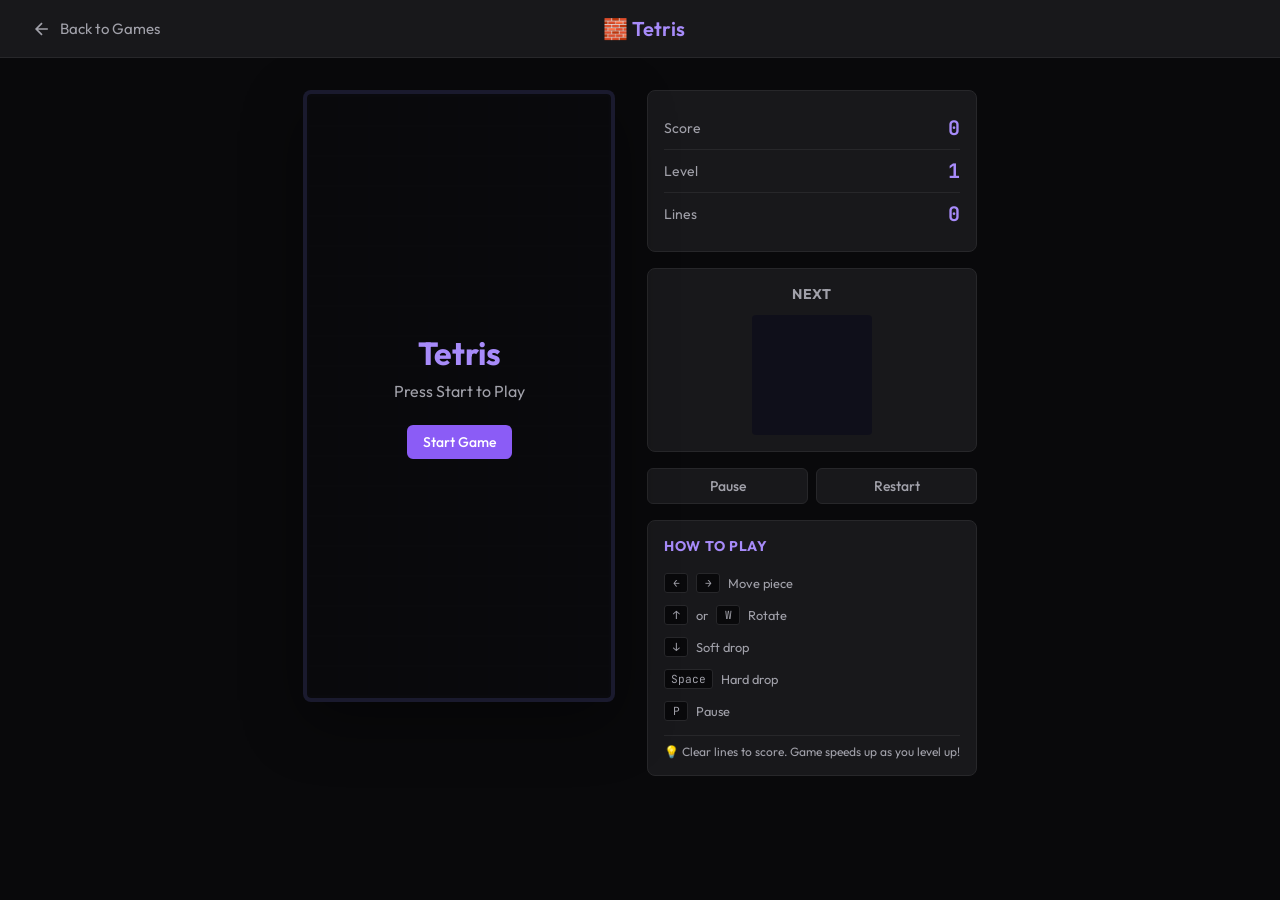
<file: games/tetris/index.html>
<!DOCTYPE html>
<html lang="en">
<head>
    <meta charset="UTF-8">
    <meta name="viewport" content="width=device-width, initial-scale=1.0">
    <meta name="description" content="Play Tetris - A classic game recreated by Ryan Greene">
    <title>Tetris | Ryan Greene</title>
    
    <link rel="icon" type="image/svg+xml" href="/assets/favicon.svg">
    
    <style>
        @import url('https://fonts.googleapis.com/css2?family=Outfit:wght@400;500;600;700&family=JetBrains+Mono:wght@400;500&display=swap');
        
        :root {
            --color-primary: #8b5cf6;
            --color-primary-light: #a78bfa;
            --color-bg: #09090b;
            --color-bg-alt: #18181b;
            --color-text: #fafafa;
            --color-text-muted: #a1a1aa;
            --color-border: #27272a;
        }
        
        * {
            box-sizing: border-box;
            margin: 0;
            padding: 0;
        }
        
        body {
            font-family: 'Outfit', sans-serif;
            background: var(--color-bg);
            color: var(--color-text);
            min-height: 100vh;
            display: flex;
            flex-direction: column;
        }
        
        /* Header */
        .game-header {
            position: relative;
            z-index: 100;
            padding: 1rem 2rem;
            background: var(--color-bg-alt);
            border-bottom: 1px solid var(--color-border);
            display: flex;
            justify-content: space-between;
            align-items: center;
        }
        
        .back-link {
            display: flex;
            align-items: center;
            gap: 0.5rem;
            color: var(--color-text-muted);
            text-decoration: none;
            font-size: 0.9375rem;
            transition: color 0.2s;
            pointer-events: auto;
        }
        
        .back-link:hover {
            color: var(--color-primary-light);
        }
        
        .game-title {
            font-size: 1.25rem;
            font-weight: 600;
        }
        
        .game-title span {
            color: var(--color-primary-light);
        }
        
        /* Main Content */
        .game-container {
            flex: 1;
            display: flex;
            flex-direction: column;
            align-items: center;
            justify-content: flex-start;
            padding: 2rem;
            gap: 1.5rem;
        }
        
        /* Game Layout */
        .game-layout {
            display: flex;
            gap: 2rem;
            align-items: flex-start;
            flex-wrap: wrap;
            justify-content: center;
        }
        
        /* Game Canvas Area */
        .game-canvas-wrapper {
            position: relative;
            background: #1a1a2e;
            border-radius: 8px;
            padding: 4px;
            box-shadow: 0 20px 60px rgba(0, 0, 0, 0.4);
        }
        
        #tetris-canvas {
            display: block;
            border: 2px solid #2a2a4e;
            border-radius: 4px;
            background: #0f0f1a;
        }
        
        /* Game Overlay */
        .game-overlay {
            position: absolute;
            inset: 4px;
            background: rgba(9, 9, 11, 0.95);
            display: flex;
            flex-direction: column;
            align-items: center;
            justify-content: center;
            border-radius: 4px;
            z-index: 10;
            transition: opacity 0.2s;
        }
        
        .game-overlay.hidden {
            opacity: 0;
            pointer-events: none;
        }
        
        .overlay-content {
            text-align: center;
        }
        
        .overlay-content h2 {
            font-size: 2rem;
            margin-bottom: 0.5rem;
            color: var(--color-primary-light);
        }
        
        .overlay-content p {
            color: var(--color-text-muted);
            margin-bottom: 1.5rem;
        }
        
        /* Sidebar */
        .game-sidebar {
            display: flex;
            flex-direction: column;
            gap: 1rem;
            min-width: 180px;
        }
        
        /* Stats Panel */
        .stats-panel {
            background: var(--color-bg-alt);
            border: 1px solid var(--color-border);
            border-radius: 8px;
            padding: 1rem;
        }
        
        .stat-item {
            display: flex;
            justify-content: space-between;
            align-items: center;
            padding: 0.5rem 0;
            border-bottom: 1px solid var(--color-border);
        }
        
        .stat-item:last-child {
            border-bottom: none;
        }
        
        .stat-label {
            color: var(--color-text-muted);
            font-size: 0.875rem;
        }
        
        .stat-value {
            font-size: 1.25rem;
            font-weight: 700;
            color: var(--color-primary-light);
            font-family: 'JetBrains Mono', monospace;
        }
        
        /* Next Piece Panel */
        .next-piece-panel {
            background: var(--color-bg-alt);
            border: 1px solid var(--color-border);
            border-radius: 8px;
            padding: 1rem;
            text-align: center;
        }
        
        .next-piece-panel h3 {
            font-size: 0.875rem;
            color: var(--color-text-muted);
            margin-bottom: 0.75rem;
            text-transform: uppercase;
            letter-spacing: 0.05em;
        }
        
        #next-canvas {
            display: block;
            margin: 0 auto;
            background: #0f0f1a;
            border-radius: 4px;
        }
        
        /* Controls Panel */
        .controls-panel {
            display: flex;
            gap: 0.5rem;
        }
        
        /* Buttons */
        .btn {
            padding: 0.5rem 1rem;
            border-radius: 6px;
            font-family: 'Outfit', sans-serif;
            font-size: 0.875rem;
            font-weight: 500;
            cursor: pointer;
            transition: all 0.2s;
            border: none;
        }
        
        .btn-primary {
            background: var(--color-primary);
            color: white;
        }
        
        .btn-primary:hover {
            background: var(--color-primary-light);
        }
        
        .btn-secondary {
            flex: 1;
            background: var(--color-bg-alt);
            border: 1px solid var(--color-border);
            color: var(--color-text-muted);
        }
        
        .btn-secondary:hover {
            border-color: var(--color-primary);
            color: var(--color-primary-light);
        }
        
        /* How to Play Section */
        .how-to-play {
            background: var(--color-bg-alt);
            border: 1px solid var(--color-border);
            border-radius: 8px;
            padding: 1rem;
        }
        
        .how-to-play h3 {
            font-size: 0.875rem;
            margin-bottom: 0.75rem;
            color: var(--color-primary-light);
            text-transform: uppercase;
            letter-spacing: 0.05em;
        }
        
        .how-to-play-list {
            list-style: none;
            margin: 0;
            padding: 0;
        }
        
        .how-to-play-list li {
            padding: 0.375rem 0;
            font-size: 0.8rem;
            color: var(--color-text-muted);
            display: flex;
            align-items: center;
            gap: 0.5rem;
        }
        
        .how-to-play-list kbd {
            padding: 0.125rem 0.375rem;
            background: var(--color-bg);
            border: 1px solid var(--color-border);
            border-radius: 3px;
            font-family: 'JetBrains Mono', monospace;
            font-size: 0.7rem;
            min-width: 24px;
            text-align: center;
        }
        
        .how-to-play-tip {
            font-size: 0.75rem;
            color: var(--color-text-muted);
            padding-top: 0.5rem;
            border-top: 1px solid var(--color-border);
            margin-top: 0.5rem;
        }
        
        /* Mobile Controls */
        .mobile-controls {
            display: none;
            flex-direction: column;
            gap: 0.5rem;
            background: var(--color-bg-alt);
            border: 1px solid var(--color-border);
            border-radius: 8px;
            padding: 1rem;
        }
        
        .mobile-row {
            display: flex;
            justify-content: center;
            gap: 0.5rem;
        }
        
        .mobile-btn {
            width: 50px;
            height: 50px;
            border-radius: 8px;
            background: var(--color-bg);
            border: 1px solid var(--color-border);
            color: var(--color-text);
            font-size: 1.25rem;
            cursor: pointer;
            transition: all 0.2s;
        }
        
        .mobile-btn:active {
            background: var(--color-primary);
            color: white;
            transform: scale(0.95);
        }
        
        .mobile-drop {
            width: 100%;
            font-size: 0.875rem;
        }
        
        /* Responsive */
        @media (max-width: 700px) {
            .game-header {
                flex-direction: column;
                gap: 1rem;
                text-align: center;
            }
            
            .game-layout {
                flex-direction: column;
                align-items: center;
            }
            
            .game-sidebar {
                width: 100%;
                max-width: 300px;
            }
            
            .mobile-controls {
                display: flex;
            }
            
            .how-to-play {
                display: none;
            }
        }
    </style>
</head>
<body>
    <!-- Header -->
    <header class="game-header">
        <a href="/games.html" class="back-link">
            <svg width="20" height="20" viewBox="0 0 24 24" fill="none" stroke="currentColor" stroke-width="2">
                <path d="M19 12H5M12 19l-7-7 7-7"/>
            </svg>
            Back to Games
        </a>
        <h1 class="game-title">🧱 <span>Tetris</span></h1>
        <div style="width: 120px;"></div>
    </header>

    <!-- Game Container -->
    <main class="game-container">
        <div class="game-layout">
            <!-- Game Canvas -->
            <div class="game-canvas-wrapper">
                <canvas id="tetris-canvas" width="300" height="600"></canvas>
                <div class="game-overlay" id="game-overlay">
                    <div class="overlay-content">
                        <h2 id="overlay-title">Tetris</h2>
                        <p id="overlay-message">Press Start to Play</p>
                        <button id="start-btn" class="btn btn-primary">Start Game</button>
                    </div>
                </div>
            </div>

            <!-- Side Panel -->
            <div class="game-sidebar">
                <!-- Stats -->
                <div class="stats-panel">
                    <div class="stat-item">
                        <span class="stat-label">Score</span>
                        <span class="stat-value" id="score">0</span>
                    </div>
                    <div class="stat-item">
                        <span class="stat-label">Level</span>
                        <span class="stat-value" id="level">1</span>
                    </div>
                    <div class="stat-item">
                        <span class="stat-label">Lines</span>
                        <span class="stat-value" id="lines">0</span>
                    </div>
                </div>

                <!-- Next Piece Preview -->
                <div class="next-piece-panel">
                    <h3>Next</h3>
                    <canvas id="next-canvas" width="120" height="120"></canvas>
                </div>

                <!-- Controls -->
                <div class="controls-panel">
                    <button id="pause-btn" class="btn btn-secondary">Pause</button>
                    <button id="restart-btn" class="btn btn-secondary">Restart</button>
                </div>

                <!-- How to Play -->
                <div class="how-to-play">
                    <h3>How to Play</h3>
                    <ul class="how-to-play-list">
                        <li><kbd>←</kbd> <kbd>→</kbd> Move piece</li>
                        <li><kbd>↑</kbd> or <kbd>W</kbd> Rotate</li>
                        <li><kbd>↓</kbd> Soft drop</li>
                        <li><kbd>Space</kbd> Hard drop</li>
                        <li><kbd>P</kbd> Pause</li>
                    </ul>
                    <p class="how-to-play-tip">💡 Clear lines to score. Game speeds up as you level up!</p>
                </div>

                <!-- Mobile Controls -->
                <div class="mobile-controls" id="mobile-controls">
                    <div class="mobile-row">
                        <button class="mobile-btn" id="mobile-rotate">↻</button>
                    </div>
                    <div class="mobile-row">
                        <button class="mobile-btn" id="mobile-left">←</button>
                        <button class="mobile-btn" id="mobile-down">↓</button>
                        <button class="mobile-btn" id="mobile-right">→</button>
                    </div>
                    <div class="mobile-row">
                        <button class="mobile-btn mobile-drop" id="mobile-drop">Drop</button>
                    </div>
                </div>
            </div>
        </div>
    </main>

    <script src="tetris.js"></script>
</body>
</html>
</file>
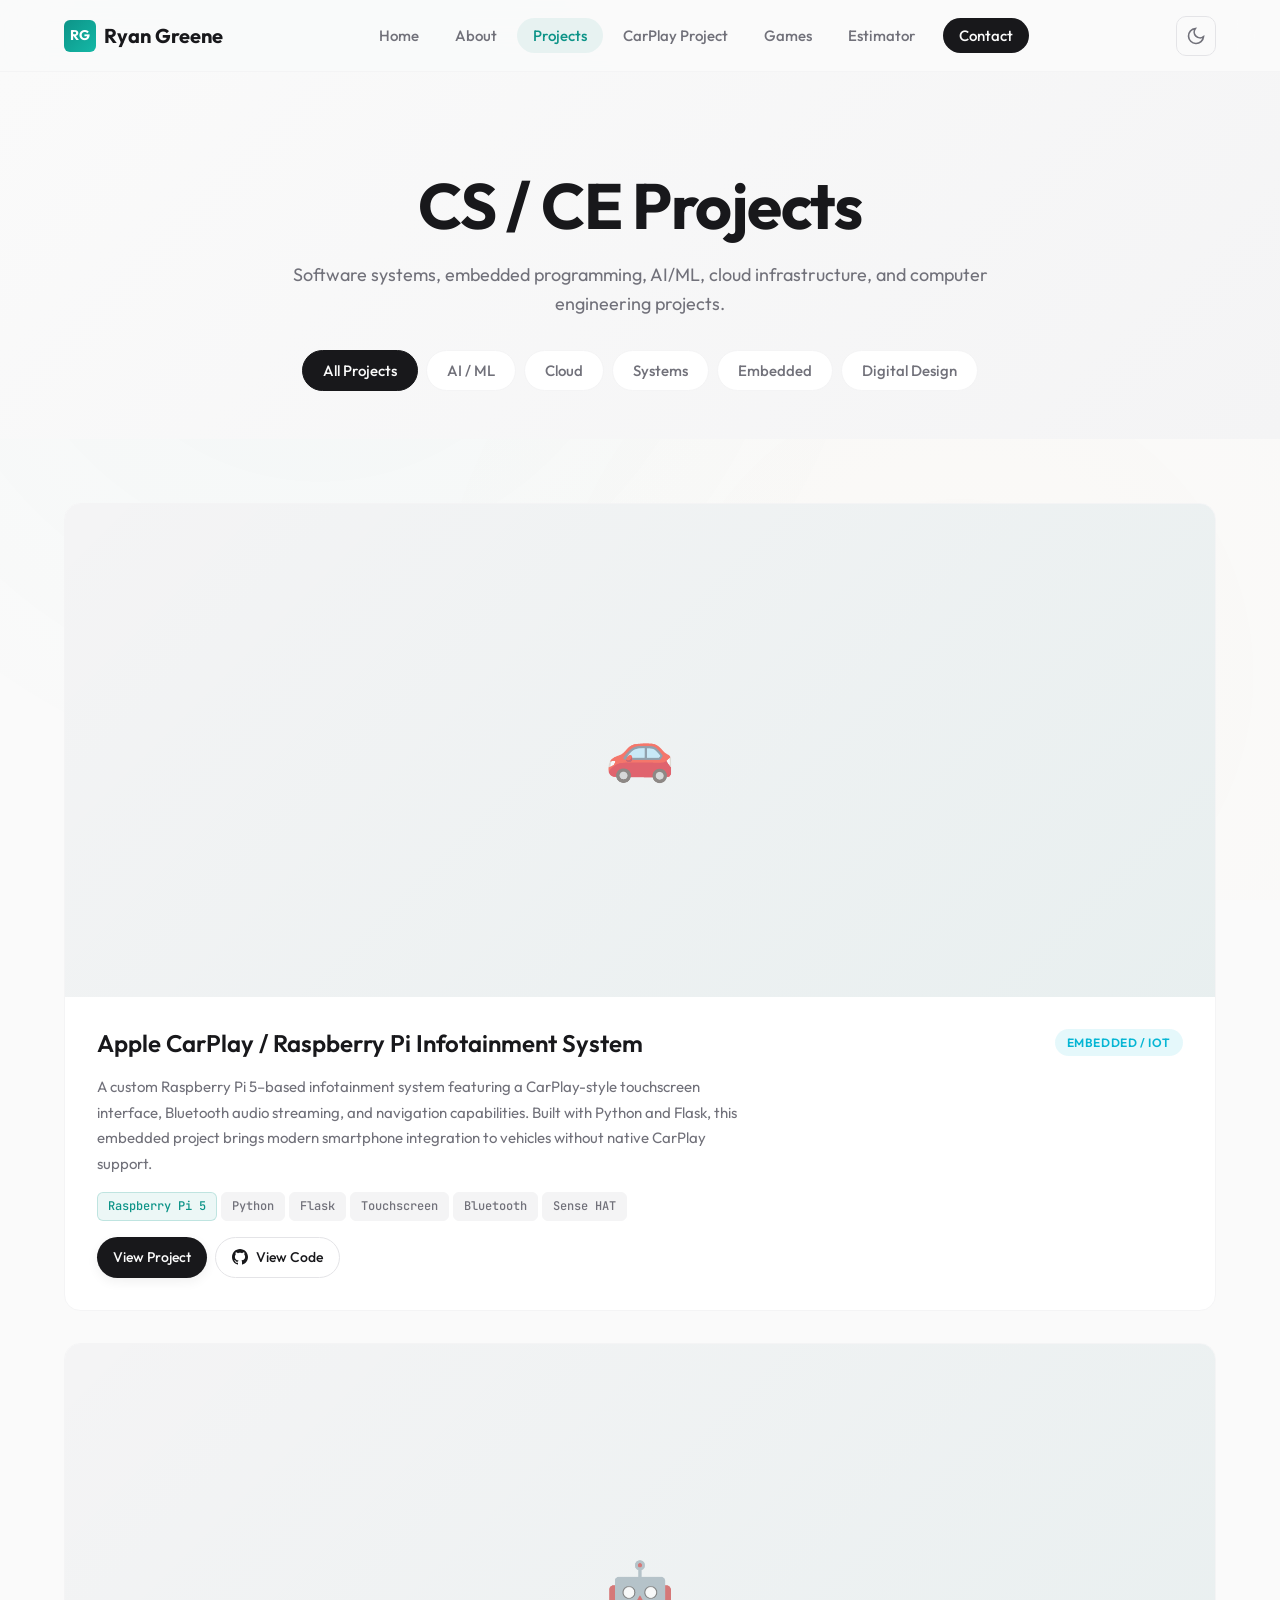
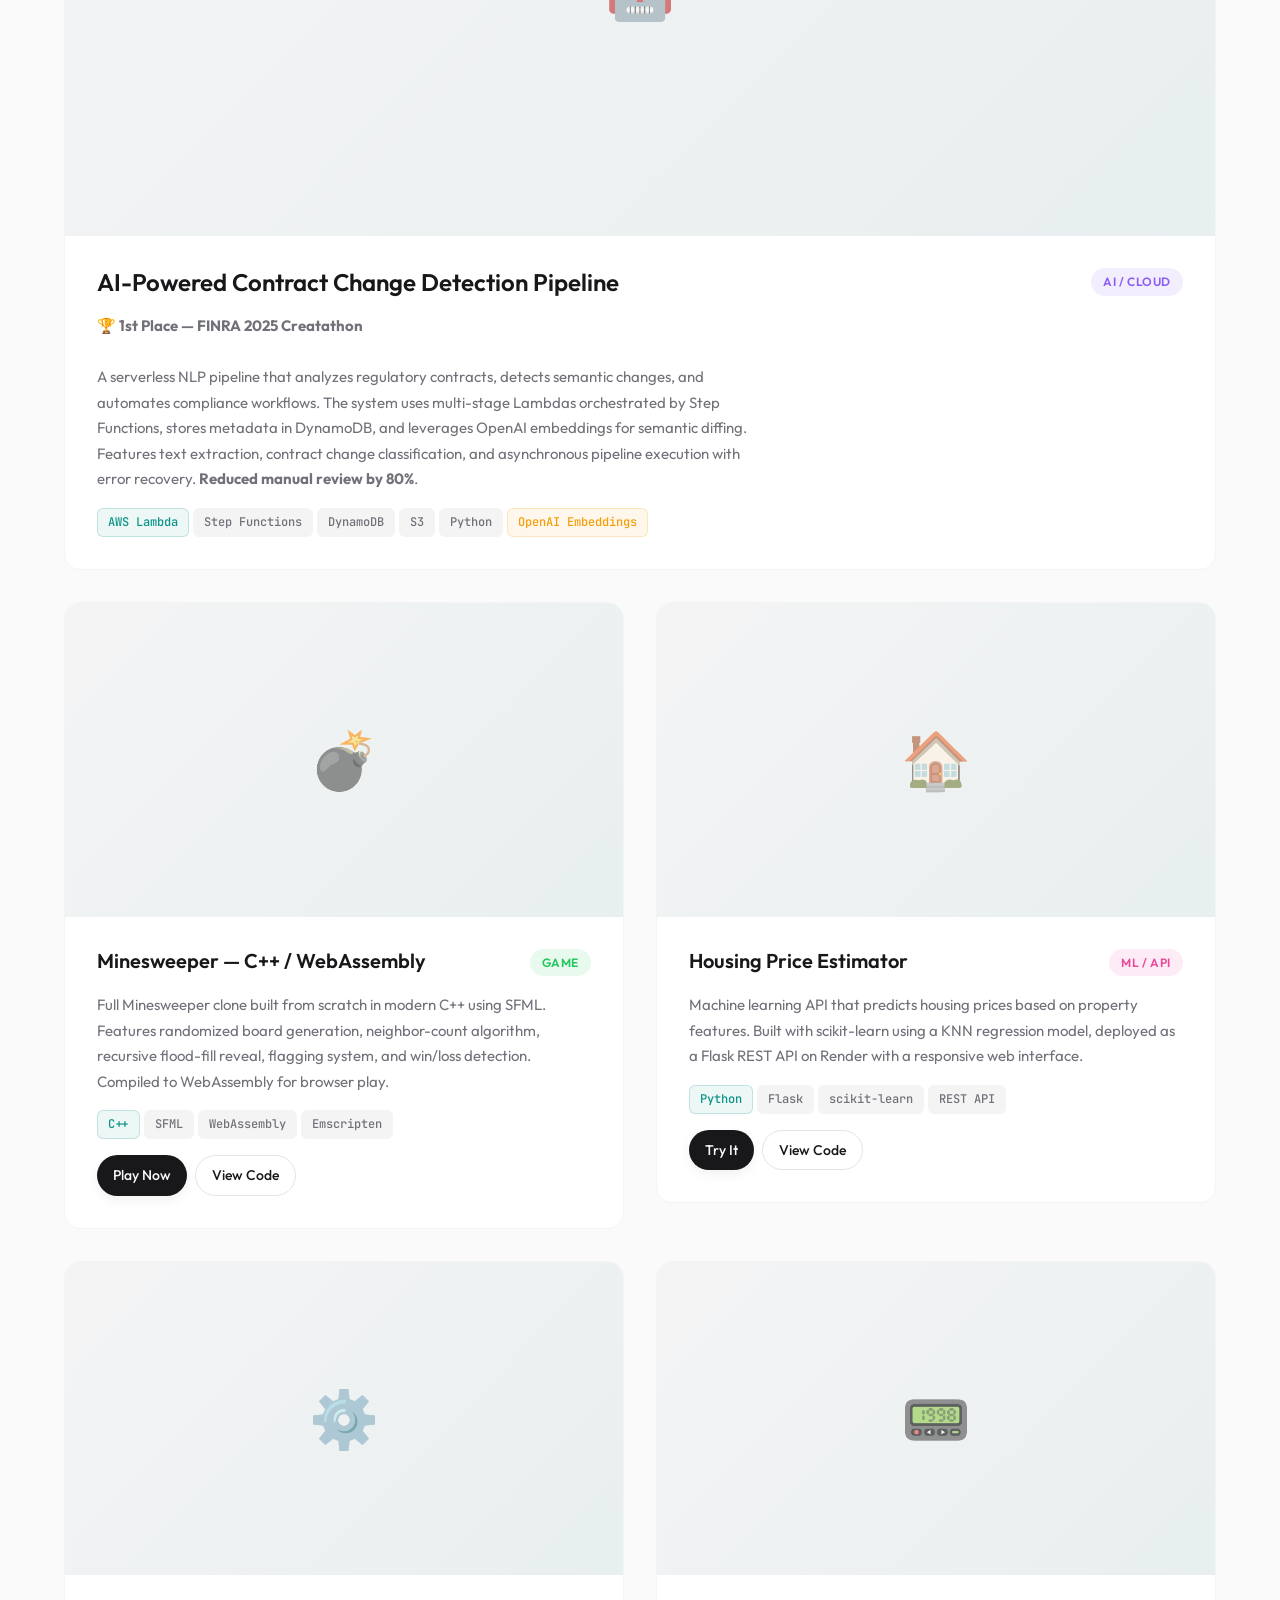
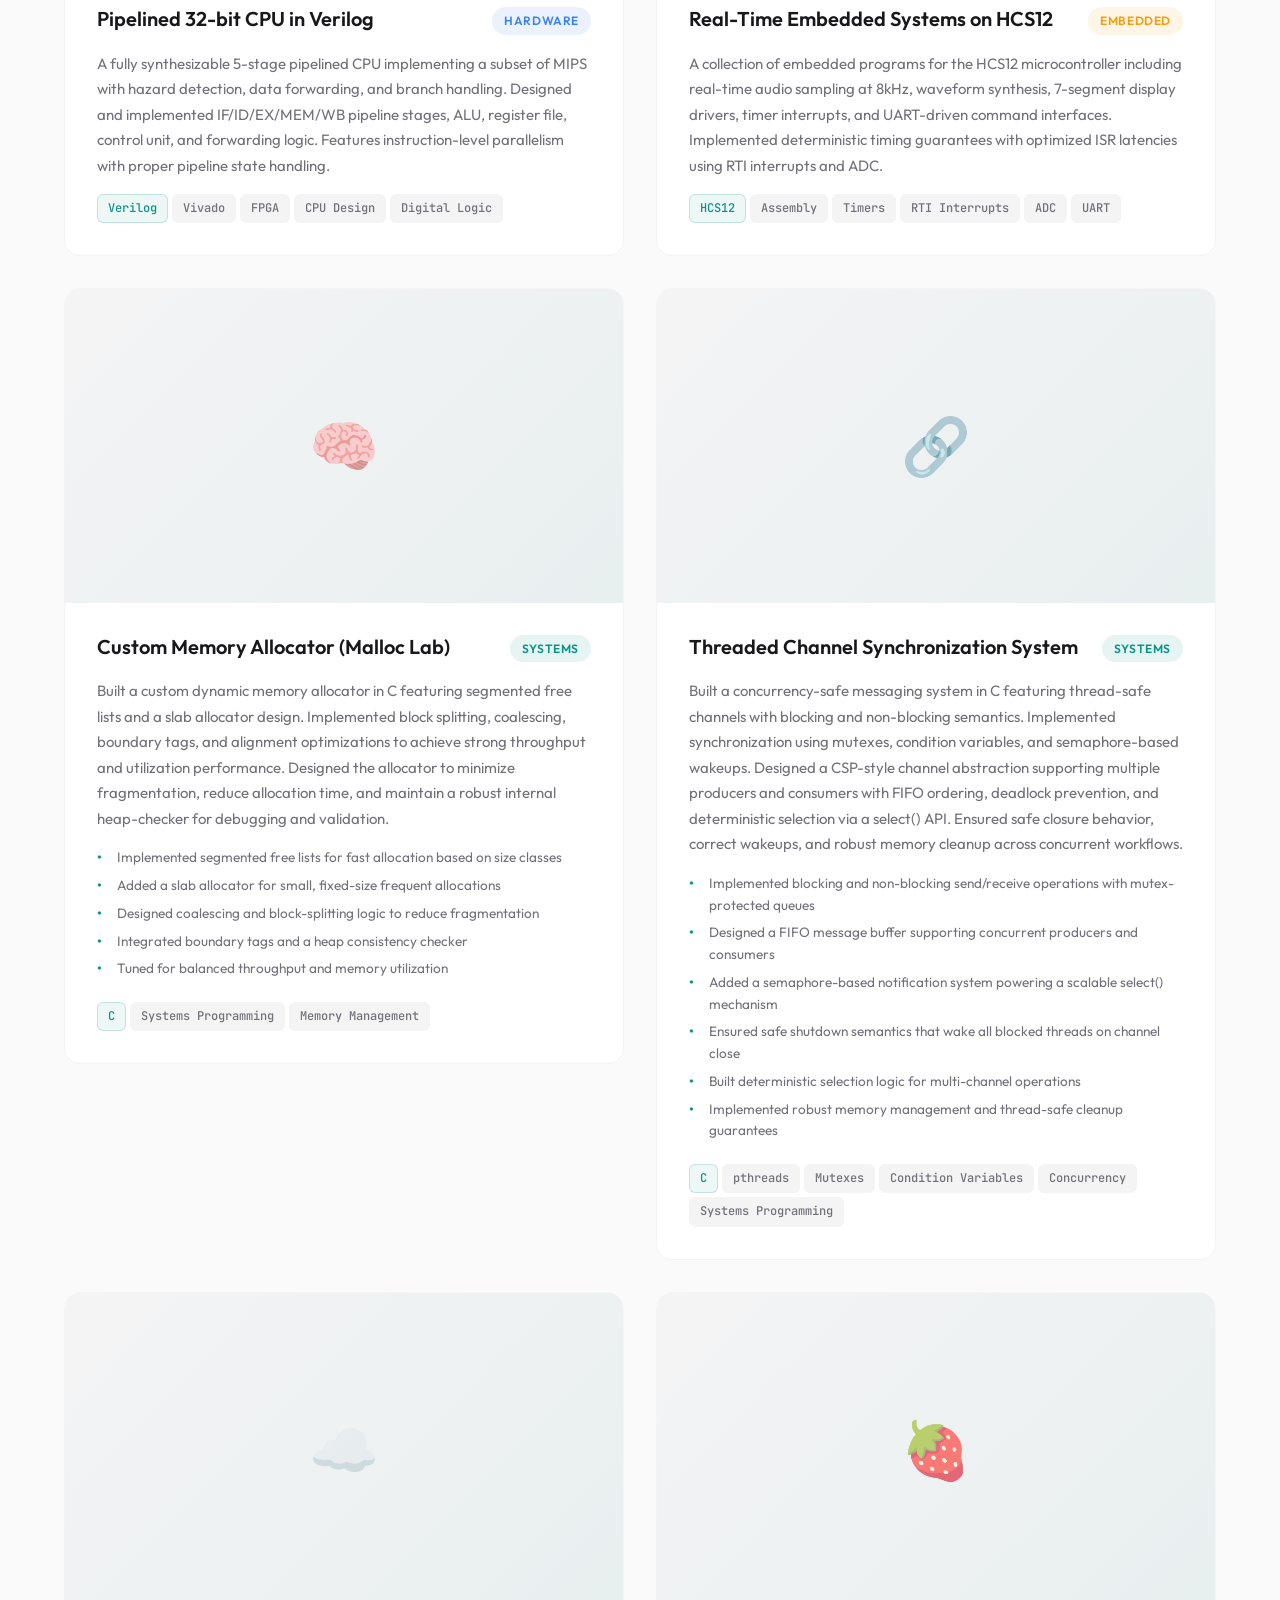
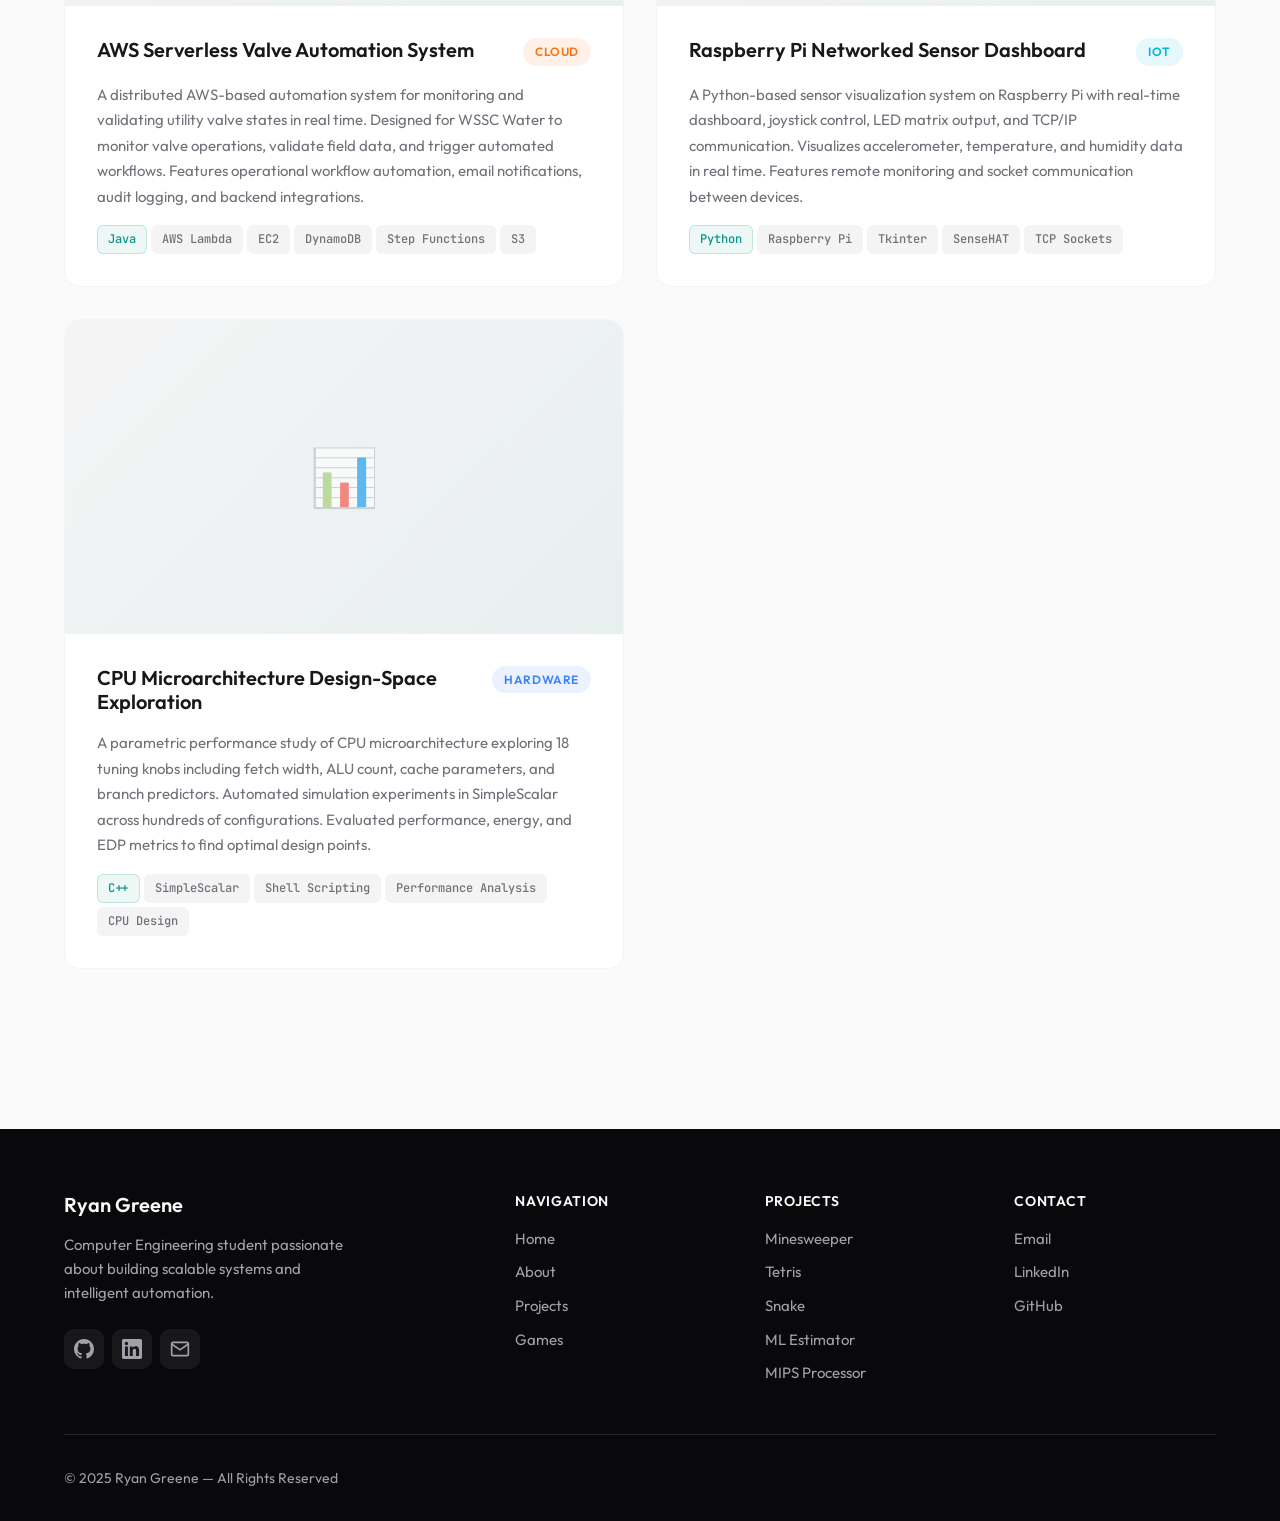
<file: projects/cs-ce/index.html>
<!DOCTYPE html>
<html lang="en">
<head>
    <meta charset="UTF-8">
    <meta name="viewport" content="width=device-width, initial-scale=1.0">
    <meta name="description" content="CS / CE Projects by Ryan Greene - AI systems, embedded programming, data engineering, and computer engineering.">
    <title>CS / CE Projects | Ryan Greene</title>
    
    <link rel="icon" type="image/svg+xml" href="/assets/favicon.svg">
    <link rel="stylesheet" href="/styles/global.css">
    
    <style>
        /* Projects Page Specific Styles */
        .projects-hero {
            padding: var(--space-4xl) 0 var(--space-2xl);
            text-align: center;
            background: linear-gradient(135deg, var(--color-bg) 0%, var(--color-bg-alt) 100%);
        }
        
        .projects-hero h1 {
            margin-bottom: var(--space-md);
        }
        
        .projects-hero p {
            font-size: 1.125rem;
            margin: 0 auto;
        }
        
        .filter-tabs {
            display: flex;
            justify-content: center;
            gap: var(--space-sm);
            margin-top: var(--space-xl);
            flex-wrap: wrap;
        }
        
        .filter-tab {
            padding: 0.625rem 1.25rem;
            border-radius: var(--radius-full);
            font-size: 0.9375rem;
            font-weight: 500;
            color: var(--color-text-muted);
            background: var(--color-bg-card);
            border: 1px solid var(--color-border-light);
            cursor: pointer;
            transition: var(--transition-fast);
        }
        
        .filter-tab:hover {
            border-color: var(--color-border);
            color: var(--color-text);
        }
        
        .filter-tab.active {
            background: var(--color-text);
            color: var(--color-bg);
            border-color: var(--color-text);
        }
        
        .projects-section {
            padding: var(--space-3xl) 0;
        }
        
        .projects-grid {
            display: grid;
            grid-template-columns: repeat(2, 1fr);
            gap: var(--space-xl);
            align-items: start;
        }
        
        .project-card {
            background: var(--color-bg-card);
            border-radius: var(--radius-lg);
            border: 1px solid var(--color-border-light);
            overflow: hidden;
            transition: var(--transition-base);
        }
        
        .project-card:hover {
            border-color: transparent;
            box-shadow: var(--shadow-xl);
            transform: translateY(-6px);
        }
        
        .project-card-image {
            aspect-ratio: 16 / 9;
            background: linear-gradient(135deg, var(--color-bg-alt) 0%, var(--color-border-light) 100%);
            display: flex;
            align-items: center;
            justify-content: center;
            position: relative;
            overflow: hidden;
        }
        
        .project-card-image .placeholder-icon {
            font-size: 3.5rem;
            opacity: 0.6;
        }
        
        .project-card-image::before {
            content: '';
            position: absolute;
            inset: 0;
            background: linear-gradient(135deg, transparent 0%, rgba(13, 148, 136, 0.05) 100%);
        }
        
        .project-card-content {
            padding: var(--space-xl);
            display: flex;
            flex-direction: column;
        }
        
        .project-card-header {
            display: flex;
            align-items: flex-start;
            justify-content: space-between;
            gap: var(--space-md);
            margin-bottom: var(--space-md);
        }
        
        .project-card-title {
            font-size: 1.25rem;
            font-weight: 600;
            color: var(--color-text);
        }
        
        .project-card-category {
            padding: 0.25rem 0.75rem;
            font-size: 0.75rem;
            font-weight: 600;
            text-transform: uppercase;
            letter-spacing: 0.05em;
            border-radius: var(--radius-full);
            white-space: nowrap;
        }
        
        .category-ai {
            background: rgba(139, 92, 246, 0.1);
            color: #8b5cf6;
        }
        
        .category-systems {
            background: rgba(13, 148, 136, 0.1);
            color: var(--color-primary);
        }
        
        .category-embedded {
            background: rgba(245, 158, 11, 0.1);
            color: var(--color-accent);
        }
        
        .category-digital {
            background: rgba(59, 130, 246, 0.1);
            color: #3b82f6;
        }
        
        .category-ml {
            background: rgba(236, 72, 153, 0.1);
            color: #ec4899;
        }
        
        .category-game {
            background: rgba(34, 197, 94, 0.1);
            color: #22c55e;
        }
        
        .category-cloud {
            background: rgba(249, 115, 22, 0.1);
            color: #f97316;
        }
        
        .category-iot {
            background: rgba(6, 182, 212, 0.1);
            color: #06b6d4;
        }
        
        .project-card-description {
            font-size: 0.9375rem;
            color: var(--color-text-muted);
            line-height: 1.7;
            margin-bottom: var(--space-md);
        }
        
        .project-card-tags {
            display: flex;
            flex-wrap: wrap;
            gap: var(--space-xs);
            margin-top: auto;
        }
        
        .project-highlights {
            list-style: none;
            padding: 0;
            margin: 0 0 var(--space-md) 0;
            font-size: 0.85rem;
        }
        
        .project-highlights li {
            position: relative;
            padding-left: 1.25rem;
            margin-bottom: 0.375rem;
            color: var(--color-text-muted);
        }
        
        .project-highlights li::before {
            content: "•";
            position: absolute;
            left: 0;
            color: var(--color-primary);
            font-weight: bold;
        }
        
        .project-card-actions {
            display: flex;
            gap: var(--space-sm);
            margin-top: var(--space-md);
        }
        
        .project-card-actions .btn {
            display: inline-flex;
            align-items: center;
            gap: 0.5rem;
        }
        
        /* Featured Project (larger card) */
        .project-card.featured {
            grid-column: span 2;
        }
        
        .project-card.featured .project-card-image {
            aspect-ratio: 21 / 9;
        }
        
        .project-card.featured .project-card-title {
            font-size: 1.5rem;
        }
        
        @media (max-width: 1024px) {
            .projects-grid {
                grid-template-columns: 1fr;
            }
            
            .project-card.featured {
                grid-column: span 1;
            }
            
            .project-card.featured .project-card-image {
                aspect-ratio: 16 / 9;
            }
        }
        
        @media (max-width: 480px) {
            .filter-tabs {
                justify-content: flex-start;
                overflow-x: auto;
                padding-bottom: var(--space-sm);
            }
            
            .filter-tab {
                flex-shrink: 0;
            }
            
            .project-card-actions {
                flex-direction: column;
            }
        }
    </style>
</head>
<body>
    <!-- Navigation -->
    <nav class="navbar" id="navbar">
        <div class="navbar-inner">
            <a href="/" class="navbar-logo">
                <span class="logo-icon">RG</span>
                <span>Ryan Greene</span>
            </a>
            
            <ul class="navbar-nav" id="nav-menu">
                <li><a href="/" class="nav-link">Home</a></li>
                <li><a href="/about.html" class="nav-link">About</a></li>
                <li><a href="/projects.html" class="nav-link active">Projects</a></li>
                <li><a href="/carplay.html" class="nav-link">CarPlay Project</a></li>
                <li><a href="/games.html" class="nav-link">Games</a></li>
                <li><a href="/realestate.html" class="nav-link">Estimator</a></li>
                <li><a href="/contact.html" class="nav-link nav-cta">Contact</a></li>
            </ul>
            
            <button class="theme-toggle" id="theme-toggle" aria-label="Toggle dark mode">
                <svg class="icon-moon" viewBox="0 0 24 24" fill="none" stroke="currentColor" stroke-width="2">
                    <path d="M21 12.79A9 9 0 1 1 11.21 3 7 7 0 0 0 21 12.79z"/>
                </svg>
                <svg class="icon-sun" viewBox="0 0 24 24" fill="none" stroke="currentColor" stroke-width="2">
                    <circle cx="12" cy="12" r="5"/>
                    <path d="M12 1v2M12 21v2M4.22 4.22l1.42 1.42M18.36 18.36l1.42 1.42M1 12h2M21 12h2M4.22 19.78l1.42-1.42M18.36 5.64l1.42-1.42"/>
                </svg>
            </button>
            
            <button class="navbar-toggle" id="nav-toggle" aria-label="Toggle navigation">
                <span></span>
                <span></span>
                <span></span>
            </button>
        </div>
    </nav>

    <!-- Main Content -->
    <main>
        <!-- Hero -->
        <section class="projects-hero">
            <div class="container">
                <h1>CS / CE Projects</h1>
                <p>Software systems, embedded programming, AI/ML, cloud infrastructure, and computer engineering projects.</p>
                
                <div class="filter-tabs">
                    <button class="filter-tab active" data-filter="all">All Projects</button>
                    <button class="filter-tab" data-filter="ai">AI / ML</button>
                    <button class="filter-tab" data-filter="cloud">Cloud</button>
                    <button class="filter-tab" data-filter="systems">Systems</button>
                    <button class="filter-tab" data-filter="embedded">Embedded</button>
                    <button class="filter-tab" data-filter="digital">Digital Design</button>
                </div>
            </div>
        </section>

        <!-- Projects Grid -->
        <section class="projects-section">
            <div class="container">
                <div class="projects-grid">
                    
                    <!-- Apple CarPlay / Raspberry Pi Infotainment System -->
                    <article class="project-card featured reveal" id="carplay-pi" data-category="embedded">
                        <div class="project-card-image">
                            <span class="placeholder-icon">🚗</span>
                        </div>
                        <div class="project-card-content">
                            <div class="project-card-header">
                                <h3 class="project-card-title">Apple CarPlay / Raspberry Pi Infotainment System</h3>
                                <span class="project-card-category category-iot">Embedded / IoT</span>
                            </div>
                            <p class="project-card-description">
                                A custom Raspberry Pi 5–based infotainment system featuring a CarPlay-style touchscreen 
                                interface, Bluetooth audio streaming, and navigation capabilities. Built with Python and 
                                Flask, this embedded project brings modern smartphone integration to vehicles without 
                                native CarPlay support.
                            </p>
                            <div class="project-card-tags">
                                <span class="tag tag-primary">Raspberry Pi 5</span>
                                <span class="tag">Python</span>
                                <span class="tag">Flask</span>
                                <span class="tag">Touchscreen</span>
                                <span class="tag">Bluetooth</span>
                                <span class="tag">Sense HAT</span>
                            </div>
                            <div class="project-card-actions">
                                <a href="/carplay.html" class="btn btn-primary btn-sm">
                                    View Project
                                </a>
                                <a href="https://github.com/ryangreene9000/carplay-pi" class="btn btn-secondary btn-sm" target="_blank" rel="noopener">
                                    <svg width="16" height="16" viewBox="0 0 24 24" fill="currentColor">
                                        <path d="M12 0c-6.626 0-12 5.373-12 12 0 5.302 3.438 9.8 8.207 11.387.599.111.793-.261.793-.577v-2.234c-3.338.726-4.033-1.416-4.033-1.416-.546-1.387-1.333-1.756-1.333-1.756-1.089-.745.083-.729.083-.729 1.205.084 1.839 1.237 1.839 1.237 1.07 1.834 2.807 1.304 3.492.997.107-.775.418-1.305.762-1.604-2.665-.305-5.467-1.334-5.467-5.931 0-1.311.469-2.381 1.236-3.221-.124-.303-.535-1.524.117-3.176 0 0 1.008-.322 3.301 1.23.957-.266 1.983-.399 3.003-.404 1.02.005 2.047.138 3.006.404 2.291-1.552 3.297-1.23 3.297-1.23.653 1.653.242 2.874.118 3.176.77.84 1.235 1.911 1.235 3.221 0 4.609-2.807 5.624-5.479 5.921.43.372.823 1.102.823 2.222v3.293c0 .319.192.694.801.576 4.765-1.589 8.199-6.086 8.199-11.386 0-6.627-5.373-12-12-12z"/>
                                    </svg>
                                    View Code
                                </a>
                            </div>
                        </div>
                    </article>

                    <!-- AI Contract Detection System -->
                    <article class="project-card featured reveal" id="ai-contract" data-category="ai">
                        <div class="project-card-image">
                            <span class="placeholder-icon">🤖</span>
                        </div>
                        <div class="project-card-content">
                            <div class="project-card-header">
                                <h3 class="project-card-title">AI-Powered Contract Change Detection Pipeline</h3>
                                <span class="project-card-category category-ai">AI / Cloud</span>
                            </div>
                            <p class="project-card-description">
                                <strong>🏆 1st Place — FINRA 2025 Creatathon</strong><br><br>
                                A serverless NLP pipeline that analyzes regulatory contracts, detects semantic changes, 
                                and automates compliance workflows. The system uses multi-stage Lambdas orchestrated by 
                                Step Functions, stores metadata in DynamoDB, and leverages OpenAI embeddings for semantic 
                                diffing. Features text extraction, contract change classification, and asynchronous 
                                pipeline execution with error recovery. <strong>Reduced manual review by 80%</strong>.
                            </p>
                            <div class="project-card-tags">
                                <span class="tag tag-primary">AWS Lambda</span>
                                <span class="tag">Step Functions</span>
                                <span class="tag">DynamoDB</span>
                                <span class="tag">S3</span>
                                <span class="tag">Python</span>
                                <span class="tag tag-accent">OpenAI Embeddings</span>
                            </div>
                        </div>
                    </article>

                    <!-- Minesweeper -->
                    <article class="project-card reveal" id="minesweeper" data-category="systems">
                        <div class="project-card-image">
                            <span class="placeholder-icon">💣</span>
                        </div>
                        <div class="project-card-content">
                            <div class="project-card-header">
                                <h3 class="project-card-title">Minesweeper — C++ / WebAssembly</h3>
                                <span class="project-card-category category-game">Game</span>
                            </div>
                            <p class="project-card-description">
                                Full Minesweeper clone built from scratch in modern C++ using SFML. Features 
                                randomized board generation, neighbor-count algorithm, recursive flood-fill reveal, 
                                flagging system, and win/loss detection. Compiled to WebAssembly for browser play.
                            </p>
                            <div class="project-card-tags">
                                <span class="tag tag-primary">C++</span>
                                <span class="tag">SFML</span>
                                <span class="tag">WebAssembly</span>
                                <span class="tag">Emscripten</span>
                            </div>
                            <div class="project-card-actions">
                                <a href="/games/minesweeper/" class="btn btn-primary btn-sm">
                                    Play Now
                                </a>
                                <a href="https://github.com/ryangreene9000" class="btn btn-secondary btn-sm" target="_blank">
                                    View Code
                                </a>
                            </div>
                        </div>
                    </article>

                    <!-- Housing Price Estimator -->
                    <article class="project-card reveal" id="ml-estimator" data-category="ai">
                        <div class="project-card-image">
                            <span class="placeholder-icon">🏠</span>
                        </div>
                        <div class="project-card-content">
                            <div class="project-card-header">
                                <h3 class="project-card-title">Housing Price Estimator</h3>
                                <span class="project-card-category category-ml">ML / API</span>
                            </div>
                            <p class="project-card-description">
                                Machine learning API that predicts housing prices based on property features. 
                                Built with scikit-learn using a KNN regression model, deployed as a Flask REST 
                                API on Render with a responsive web interface.
                            </p>
                            <div class="project-card-tags">
                                <span class="tag tag-primary">Python</span>
                                <span class="tag">Flask</span>
                                <span class="tag">scikit-learn</span>
                                <span class="tag">REST API</span>
                            </div>
                            <div class="project-card-actions">
                                <a href="/realestate.html" class="btn btn-primary btn-sm">
                                    Try It
                                </a>
                                <a href="https://github.com/ryangreene9000" class="btn btn-secondary btn-sm" target="_blank">
                                    View Code
                                </a>
                            </div>
                        </div>
                    </article>

                    <!-- MIPS Processor -->
                    <article class="project-card reveal" id="mips" data-category="digital">
                        <div class="project-card-image">
                            <span class="placeholder-icon">⚙️</span>
                        </div>
                        <div class="project-card-content">
                            <div class="project-card-header">
                                <h3 class="project-card-title">Pipelined 32-bit CPU in Verilog</h3>
                                <span class="project-card-category category-digital">Hardware</span>
                            </div>
                            <p class="project-card-description">
                                A fully synthesizable 5-stage pipelined CPU implementing a subset of MIPS with 
                                hazard detection, data forwarding, and branch handling. Designed and implemented 
                                IF/ID/EX/MEM/WB pipeline stages, ALU, register file, control unit, and forwarding 
                                logic. Features instruction-level parallelism with proper pipeline state handling.
                            </p>
                            <div class="project-card-tags">
                                <span class="tag tag-primary">Verilog</span>
                                <span class="tag">Vivado</span>
                                <span class="tag">FPGA</span>
                                <span class="tag">CPU Design</span>
                                <span class="tag">Digital Logic</span>
                            </div>
                        </div>
                    </article>


                    <!-- HCS12 Embedded Systems -->
                    <article class="project-card reveal" id="hcs12" data-category="embedded">
                        <div class="project-card-image">
                            <span class="placeholder-icon">📟</span>
                        </div>
                        <div class="project-card-content">
                            <div class="project-card-header">
                                <h3 class="project-card-title">Real-Time Embedded Systems on HCS12</h3>
                                <span class="project-card-category category-embedded">Embedded</span>
                            </div>
                            <p class="project-card-description">
                                A collection of embedded programs for the HCS12 microcontroller including real-time 
                                audio sampling at 8kHz, waveform synthesis, 7-segment display drivers, timer interrupts, 
                                and UART-driven command interfaces. Implemented deterministic timing guarantees with 
                                optimized ISR latencies using RTI interrupts and ADC.
                            </p>
                            <div class="project-card-tags">
                                <span class="tag tag-primary">HCS12</span>
                                <span class="tag">Assembly</span>
                                <span class="tag">Timers</span>
                                <span class="tag">RTI Interrupts</span>
                                <span class="tag">ADC</span>
                                <span class="tag">UART</span>
                            </div>
                        </div>
                    </article>

                    <!-- Custom Memory Allocator (Malloc Lab) -->
                    <article class="project-card reveal" id="malloc-lab" data-category="systems">
                        <div class="project-card-image">
                            <span class="placeholder-icon">🧠</span>
                        </div>
                        <div class="project-card-content">
                            <div class="project-card-header">
                                <h3 class="project-card-title">Custom Memory Allocator (Malloc Lab)</h3>
                                <span class="project-card-category category-systems">Systems</span>
                            </div>
                            <p class="project-card-description">
                                Built a custom dynamic memory allocator in C featuring segmented free lists and a slab 
                                allocator design. Implemented block splitting, coalescing, boundary tags, and alignment 
                                optimizations to achieve strong throughput and utilization performance. Designed the 
                                allocator to minimize fragmentation, reduce allocation time, and maintain a robust 
                                internal heap-checker for debugging and validation.
                            </p>
                            <ul class="project-highlights">
                                <li>Implemented segmented free lists for fast allocation based on size classes</li>
                                <li>Added a slab allocator for small, fixed-size frequent allocations</li>
                                <li>Designed coalescing and block-splitting logic to reduce fragmentation</li>
                                <li>Integrated boundary tags and a heap consistency checker</li>
                                <li>Tuned for balanced throughput and memory utilization</li>
                            </ul>
                            <div class="project-card-tags">
                                <span class="tag tag-primary">C</span>
                                <span class="tag">Systems Programming</span>
                                <span class="tag">Memory Management</span>
                            </div>
                        </div>
                    </article>

                    <!-- Threaded Channel Synchronization System -->
                    <article class="project-card reveal" id="thread-channels" data-category="systems">
                        <div class="project-card-image">
                            <span class="placeholder-icon">🔗</span>
                        </div>
                        <div class="project-card-content">
                            <div class="project-card-header">
                                <h3 class="project-card-title">Threaded Channel Synchronization System</h3>
                                <span class="project-card-category category-systems">Systems</span>
                            </div>
                            <p class="project-card-description">
                                Built a concurrency-safe messaging system in C featuring thread-safe channels with 
                                blocking and non-blocking semantics. Implemented synchronization using mutexes, 
                                condition variables, and semaphore-based wakeups. Designed a CSP-style channel 
                                abstraction supporting multiple producers and consumers with FIFO ordering, deadlock 
                                prevention, and deterministic selection via a select() API. Ensured safe closure 
                                behavior, correct wakeups, and robust memory cleanup across concurrent workflows.
                            </p>
                            <ul class="project-highlights">
                                <li>Implemented blocking and non-blocking send/receive operations with mutex-protected queues</li>
                                <li>Designed a FIFO message buffer supporting concurrent producers and consumers</li>
                                <li>Added a semaphore-based notification system powering a scalable select() mechanism</li>
                                <li>Ensured safe shutdown semantics that wake all blocked threads on channel close</li>
                                <li>Built deterministic selection logic for multi-channel operations</li>
                                <li>Implemented robust memory management and thread-safe cleanup guarantees</li>
                            </ul>
                            <div class="project-card-tags">
                                <span class="tag tag-primary">C</span>
                                <span class="tag">pthreads</span>
                                <span class="tag">Mutexes</span>
                                <span class="tag">Condition Variables</span>
                                <span class="tag">Concurrency</span>
                                <span class="tag">Systems Programming</span>
                            </div>
                        </div>
                    </article>

                    <!-- AWS Valve Automation System -->
                    <article class="project-card reveal" id="valve-automation" data-category="cloud">
                        <div class="project-card-image">
                            <span class="placeholder-icon">☁️</span>
                        </div>
                        <div class="project-card-content">
                            <div class="project-card-header">
                                <h3 class="project-card-title">AWS Serverless Valve Automation System</h3>
                                <span class="project-card-category category-cloud">Cloud</span>
                            </div>
                            <p class="project-card-description">
                                A distributed AWS-based automation system for monitoring and validating utility 
                                valve states in real time. Designed for WSSC Water to monitor valve operations, 
                                validate field data, and trigger automated workflows. Features operational 
                                workflow automation, email notifications, audit logging, and backend integrations.
                            </p>
                            <div class="project-card-tags">
                                <span class="tag tag-primary">Java</span>
                                <span class="tag">AWS Lambda</span>
                                <span class="tag">EC2</span>
                                <span class="tag">DynamoDB</span>
                                <span class="tag">Step Functions</span>
                                <span class="tag">S3</span>
                            </div>
                        </div>
                    </article>

                    <!-- Raspberry Pi Sensor Dashboard -->
                    <article class="project-card reveal" id="rpi-dashboard" data-category="embedded">
                        <div class="project-card-image">
                            <span class="placeholder-icon">🍓</span>
                        </div>
                        <div class="project-card-content">
                            <div class="project-card-header">
                                <h3 class="project-card-title">Raspberry Pi Networked Sensor Dashboard</h3>
                                <span class="project-card-category category-iot">IoT</span>
                            </div>
                            <p class="project-card-description">
                                A Python-based sensor visualization system on Raspberry Pi with real-time dashboard, 
                                joystick control, LED matrix output, and TCP/IP communication. Visualizes accelerometer, 
                                temperature, and humidity data in real time. Features remote monitoring and socket 
                                communication between devices.
                            </p>
                            <div class="project-card-tags">
                                <span class="tag tag-primary">Python</span>
                                <span class="tag">Raspberry Pi</span>
                                <span class="tag">Tkinter</span>
                                <span class="tag">SenseHAT</span>
                                <span class="tag">TCP Sockets</span>
                            </div>
                        </div>
                    </article>

                    <!-- CPU Design Space Exploration -->
                    <article class="project-card reveal" id="simplescalar" data-category="digital">
                        <div class="project-card-image">
                            <span class="placeholder-icon">📊</span>
                        </div>
                        <div class="project-card-content">
                            <div class="project-card-header">
                                <h3 class="project-card-title">CPU Microarchitecture Design-Space Exploration</h3>
                                <span class="project-card-category category-digital">Hardware</span>
                            </div>
                            <p class="project-card-description">
                                A parametric performance study of CPU microarchitecture exploring 18 tuning knobs 
                                including fetch width, ALU count, cache parameters, and branch predictors. Automated 
                                simulation experiments in SimpleScalar across hundreds of configurations. Evaluated 
                                performance, energy, and EDP metrics to find optimal design points.
                            </p>
                            <div class="project-card-tags">
                                <span class="tag tag-primary">C++</span>
                                <span class="tag">SimpleScalar</span>
                                <span class="tag">Shell Scripting</span>
                                <span class="tag">Performance Analysis</span>
                                <span class="tag">CPU Design</span>
                            </div>
                        </div>
                    </article>

                </div>
            </div>
        </section>
    </main>

    <!-- Footer -->
    <footer class="footer">
        <div class="container">
            <div class="footer-inner">
                <div class="footer-brand">
                    <h3>Ryan Greene</h3>
                    <p>Computer Engineering student passionate about building scalable systems and intelligent automation.</p>
                    <div class="footer-social">
                        <a href="https://github.com/ryangreene9000" target="_blank" rel="noopener" aria-label="GitHub">
                            <svg width="20" height="20" viewBox="0 0 24 24" fill="currentColor">
                                <path d="M12 0c-6.626 0-12 5.373-12 12 0 5.302 3.438 9.8 8.207 11.387.599.111.793-.261.793-.577v-2.234c-3.338.726-4.033-1.416-4.033-1.416-.546-1.387-1.333-1.756-1.333-1.756-1.089-.745.083-.729.083-.729 1.205.084 1.839 1.237 1.839 1.237 1.07 1.834 2.807 1.304 3.492.997.107-.775.418-1.305.762-1.604-2.665-.305-5.467-1.334-5.467-5.931 0-1.311.469-2.381 1.236-3.221-.124-.303-.535-1.524.117-3.176 0 0 1.008-.322 3.301 1.23.957-.266 1.983-.399 3.003-.404 1.02.005 2.047.138 3.006.404 2.291-1.552 3.297-1.23 3.297-1.23.653 1.653.242 2.874.118 3.176.77.84 1.235 1.911 1.235 3.221 0 4.609-2.807 5.624-5.479 5.921.43.372.823 1.102.823 2.222v3.293c0 .319.192.694.801.576 4.765-1.589 8.199-6.086 8.199-11.386 0-6.627-5.373-12-12-12z"/>
                            </svg>
                        </a>
                        <a href="https://www.linkedin.com/in/ryancgreene1" target="_blank" rel="noopener" aria-label="LinkedIn">
                            <svg width="20" height="20" viewBox="0 0 24 24" fill="currentColor">
                                <path d="M20.447 20.452h-3.554v-5.569c0-1.328-.027-3.037-1.852-3.037-1.853 0-2.136 1.445-2.136 2.939v5.667H9.351V9h3.414v1.561h.046c.477-.9 1.637-1.85 3.37-1.85 3.601 0 4.267 2.37 4.267 5.455v6.286zM5.337 7.433c-1.144 0-2.063-.926-2.063-2.065 0-1.138.92-2.063 2.063-2.063 1.14 0 2.064.925 2.064 2.063 0 1.139-.925 2.065-2.064 2.065zm1.782 13.019H3.555V9h3.564v11.452zM22.225 0H1.771C.792 0 0 .774 0 1.729v20.542C0 23.227.792 24 1.771 24h20.451C23.2 24 24 23.227 24 22.271V1.729C24 .774 23.2 0 22.222 0h.003z"/>
                            </svg>
                        </a>
                        <a href="mailto:Ryangreene2091@gmail.com" aria-label="Email">
                            <svg width="20" height="20" viewBox="0 0 24 24" fill="none" stroke="currentColor" stroke-width="2">
                                <path d="M4 4h16c1.1 0 2 .9 2 2v12c0 1.1-.9 2-2 2H4c-1.1 0-2-.9-2-2V6c0-1.1.9-2 2-2z"/>
                                <polyline points="22,6 12,13 2,6"/>
                            </svg>
                        </a>
                    </div>
                </div>
                
                <div class="footer-column">
                    <h4>Navigation</h4>
                    <ul>
                        <li><a href="/">Home</a></li>
                        <li><a href="/about.html">About</a></li>
                        <li><a href="/projects.html">Projects</a></li>
                        <li><a href="/games.html">Games</a></li>
                    </ul>
                </div>
                
                <div class="footer-column">
                    <h4>Projects</h4>
                    <ul>
                        <li><a href="/games/minesweeper/">Minesweeper</a></li>
                        <li><a href="/games/tetris/">Tetris</a></li>
                        <li><a href="/games/snake/">Snake</a></li>
                        <li><a href="/realestate.html">ML Estimator</a></li>
                        <li><a href="/projects/cs-ce/#mips">MIPS Processor</a></li>
                    </ul>
                </div>
                
                <div class="footer-column">
                    <h4>Contact</h4>
                    <ul>
                        <li><a href="mailto:Ryangreene2091@gmail.com">Email</a></li>
                        <li><a href="https://www.linkedin.com/in/ryancgreene1" target="_blank">LinkedIn</a></li>
                        <li><a href="https://github.com/ryangreene9000" target="_blank">GitHub</a></li>
                        <!-- Phone number removed for privacy reasons -->
                    </ul>
                </div>
            </div>
            
            <div class="footer-bottom">
                <p class="footer-copyright">© 2025 Ryan Greene — All Rights Reserved</p>
            </div>
        </div>
    </footer>

    <script src="/scripts/main.js"></script>
    <script>
        // Project filtering functionality
        document.addEventListener('DOMContentLoaded', function() {
            const filterTabs = document.querySelectorAll('.filter-tab');
            const projectCards = document.querySelectorAll('.project-card');
            
            filterTabs.forEach(tab => {
                tab.addEventListener('click', function() {
                    const filter = this.dataset.filter;
                    
                    // Update active tab
                    filterTabs.forEach(t => t.classList.remove('active'));
                    this.classList.add('active');
                    
                    // Filter projects
                    projectCards.forEach(card => {
                        const category = card.dataset.category;
                        if (filter === 'all' || category === filter) {
                            card.style.display = '';
                            card.classList.add('revealed');
                        } else {
                            card.style.display = 'none';
                        }
                    });
                });
            });
        });
    </script>
</body>
</html>
</file>
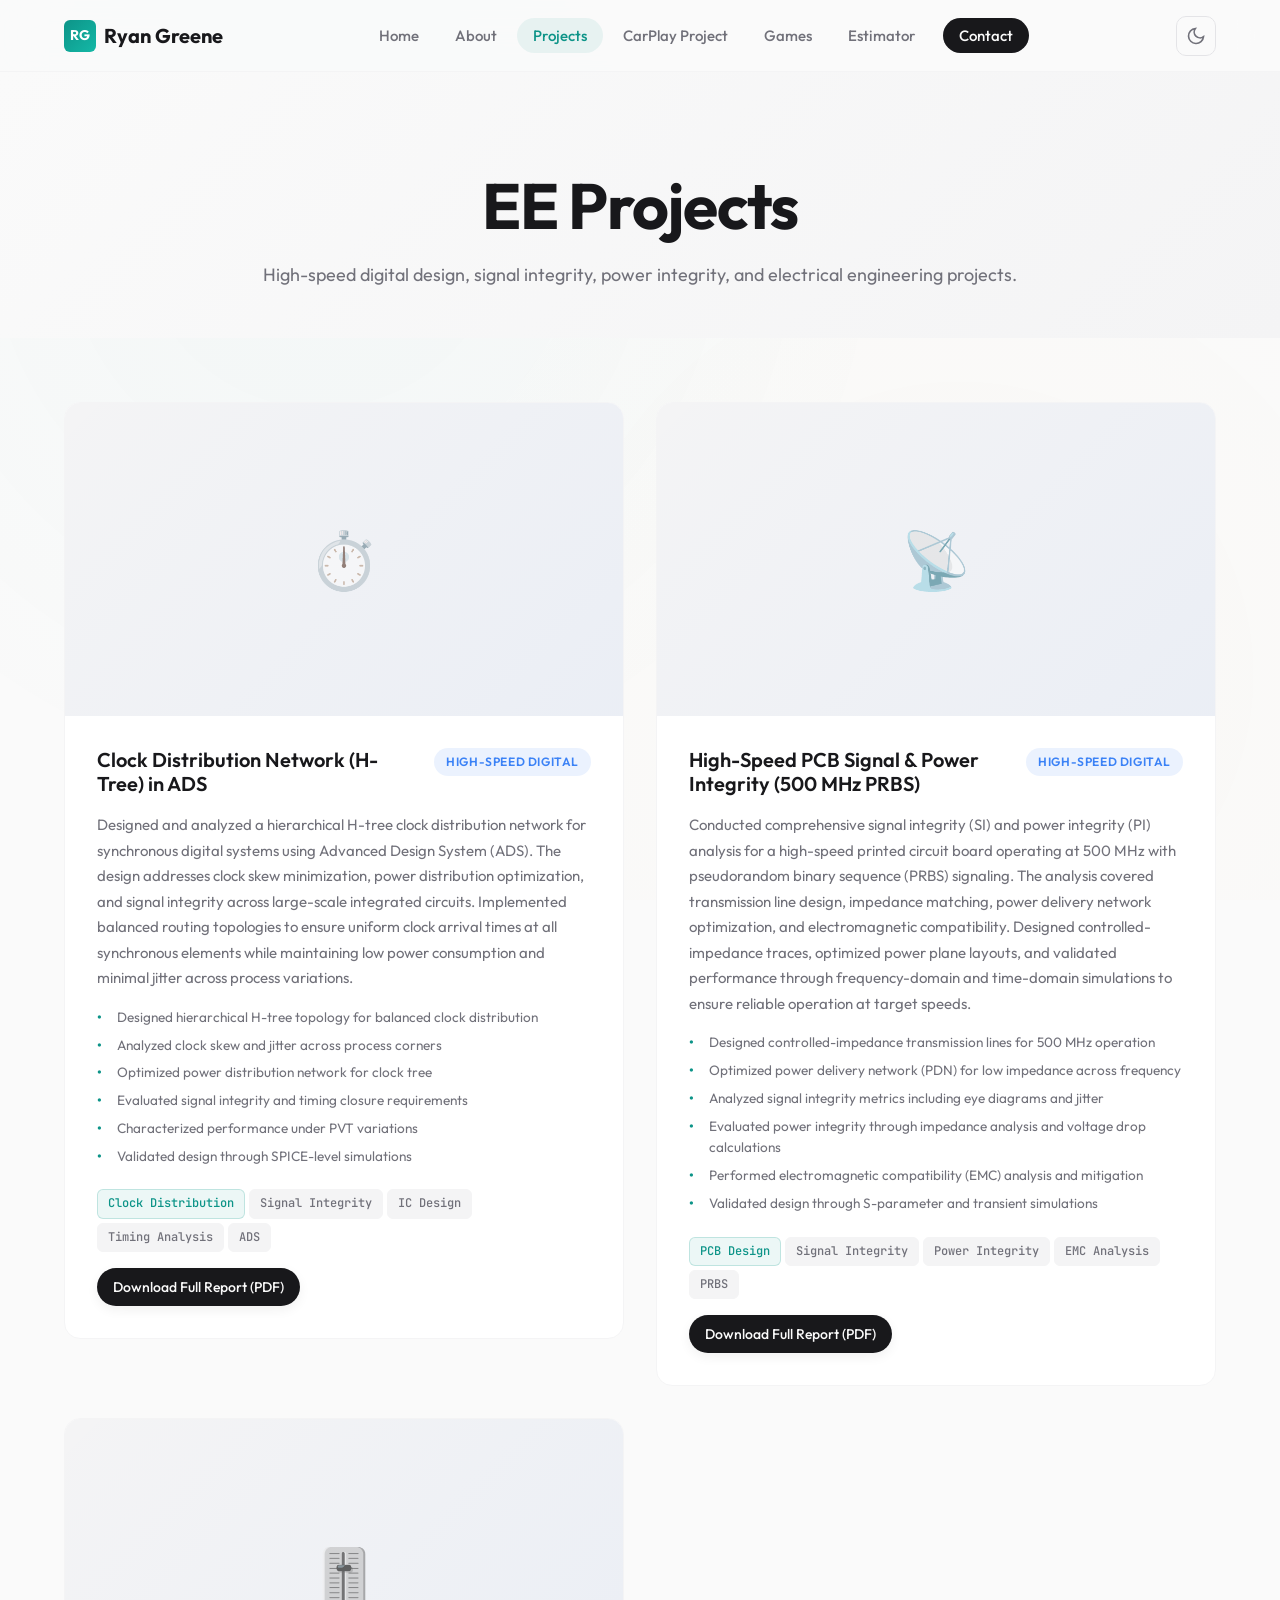
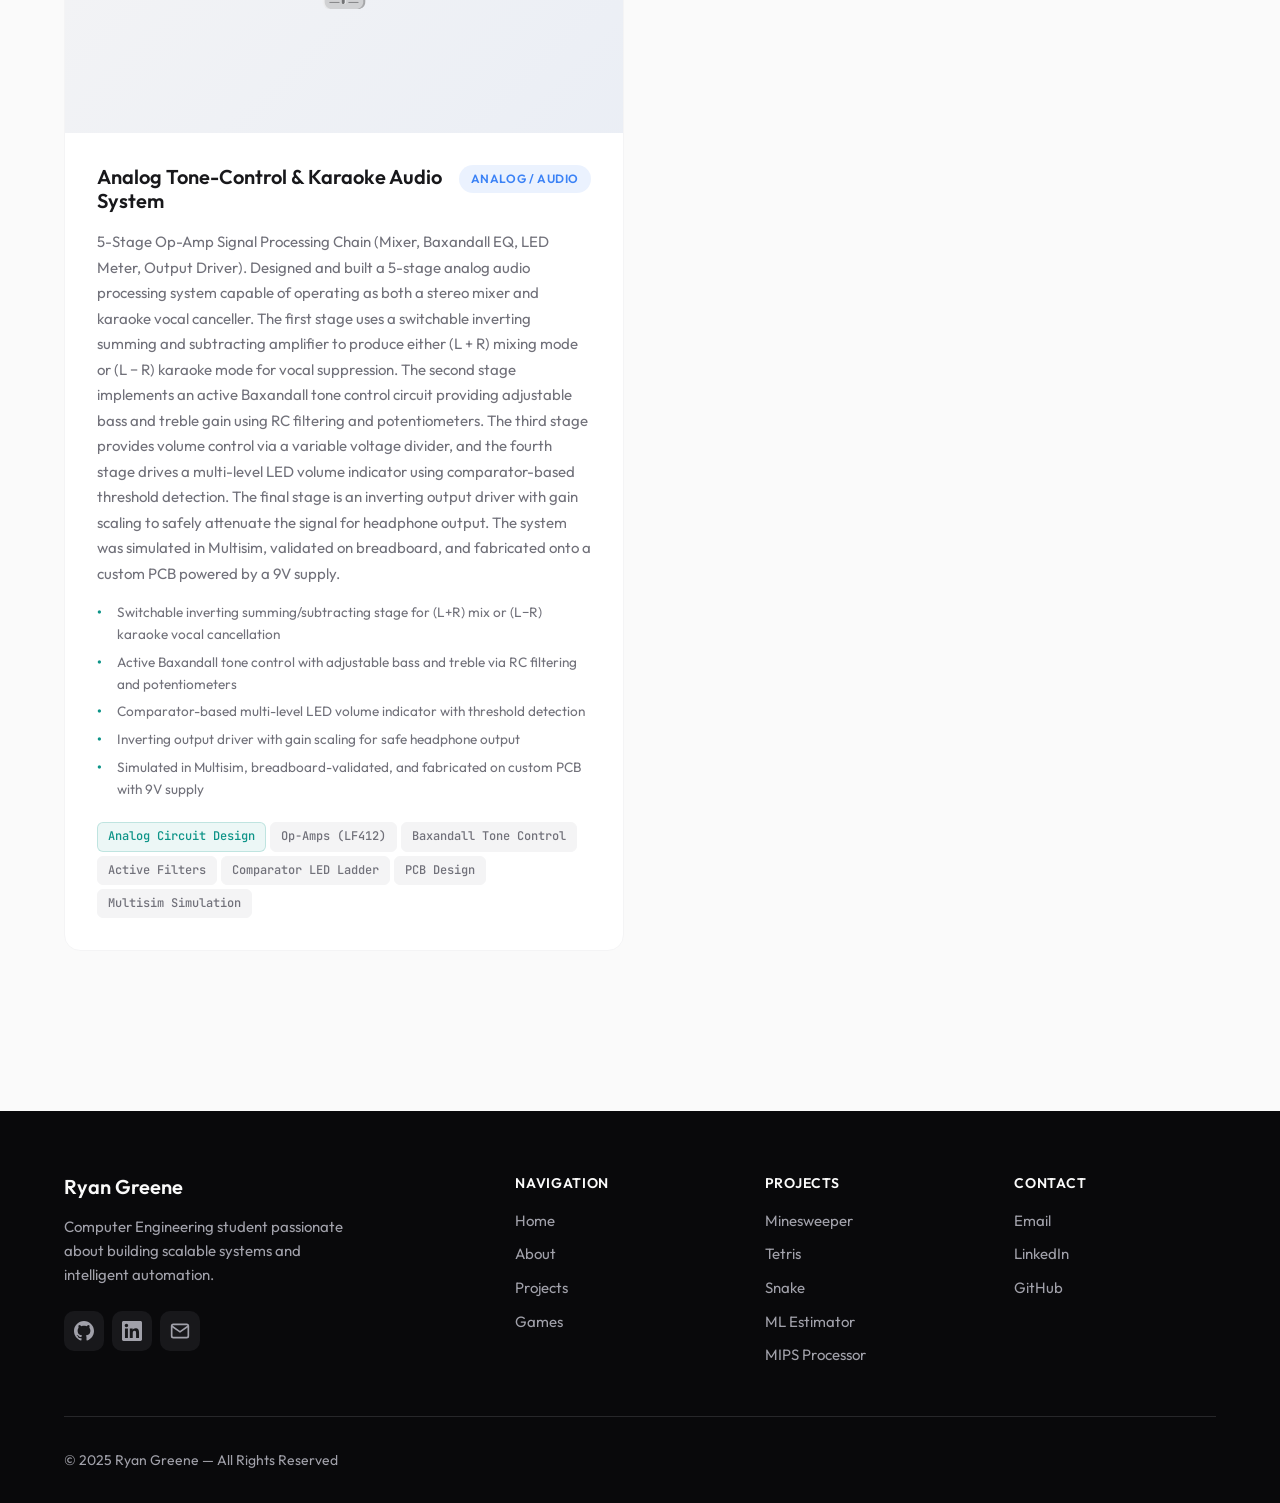
<file: projects/ee/index.html>
<!DOCTYPE html>
<html lang="en">
<head>
    <meta charset="UTF-8">
    <meta name="viewport" content="width=device-width, initial-scale=1.0">
    <meta name="description" content="EE Projects by Ryan Greene - High-speed digital design, signal integrity, power integrity, and electrical engineering.">
    <title>EE Projects | Ryan Greene</title>
    
    <link rel="icon" type="image/svg+xml" href="/assets/favicon.svg">
    <link rel="stylesheet" href="/styles/global.css">
    
    <style>
        /* EE Projects Page Specific Styles */
        .projects-hero {
            padding: var(--space-4xl) 0 var(--space-2xl);
            text-align: center;
            background: linear-gradient(135deg, var(--color-bg) 0%, var(--color-bg-alt) 100%);
        }
        
        .projects-hero h1 {
            margin-bottom: var(--space-md);
        }
        
        .projects-hero p {
            font-size: 1.125rem;
            margin: 0 auto;
        }
        
        .projects-section {
            padding: var(--space-3xl) 0;
        }
        
        .projects-grid {
            display: grid;
            grid-template-columns: repeat(2, 1fr);
            gap: var(--space-xl);
            align-items: start;
        }
        
        .project-card {
            background: var(--color-bg-card);
            border-radius: var(--radius-lg);
            border: 1px solid var(--color-border-light);
            overflow: hidden;
            transition: var(--transition-base);
        }
        
        .project-card:hover {
            border-color: transparent;
            box-shadow: var(--shadow-xl);
            transform: translateY(-6px);
        }
        
        .project-card-image {
            aspect-ratio: 16 / 9;
            background: linear-gradient(135deg, var(--color-bg-alt) 0%, var(--color-border-light) 100%);
            display: flex;
            align-items: center;
            justify-content: center;
            position: relative;
            overflow: hidden;
        }
        
        .project-card-image .placeholder-icon {
            font-size: 3.5rem;
            opacity: 0.6;
        }
        
        .project-card-image::before {
            content: '';
            position: absolute;
            inset: 0;
            background: linear-gradient(135deg, transparent 0%, rgba(59, 130, 246, 0.05) 100%);
        }
        
        .project-card-content {
            padding: var(--space-xl);
            display: flex;
            flex-direction: column;
        }
        
        .project-card-header {
            display: flex;
            align-items: flex-start;
            justify-content: space-between;
            gap: var(--space-md);
            margin-bottom: var(--space-md);
        }
        
        .project-card-title {
            font-size: 1.25rem;
            font-weight: 600;
            color: var(--color-text);
        }
        
        .project-card-category {
            padding: 0.25rem 0.75rem;
            font-size: 0.75rem;
            font-weight: 600;
            text-transform: uppercase;
            letter-spacing: 0.05em;
            border-radius: var(--radius-full);
            white-space: nowrap;
            background: rgba(59, 130, 246, 0.1);
            color: #3b82f6;
        }
        
        .project-card-description {
            font-size: 0.9375rem;
            color: var(--color-text-muted);
            line-height: 1.7;
            margin-bottom: var(--space-md);
        }
        
        .project-card-tags {
            display: flex;
            flex-wrap: wrap;
            gap: var(--space-xs);
            margin-top: auto;
        }
        
        .project-highlights {
            list-style: none;
            padding: 0;
            margin: 0 0 var(--space-md) 0;
            font-size: 0.85rem;
        }
        
        .project-highlights li {
            position: relative;
            padding-left: 1.25rem;
            margin-bottom: 0.375rem;
            color: var(--color-text-muted);
        }
        
        .project-highlights li::before {
            content: "•";
            position: absolute;
            left: 0;
            color: var(--color-primary);
            font-weight: bold;
        }
        
        .project-card-actions {
            display: flex;
            gap: var(--space-sm);
            margin-top: var(--space-md);
        }
        
        .project-card-actions .btn {
            display: inline-flex;
            align-items: center;
            gap: 0.5rem;
        }
        
        @media (max-width: 1024px) {
            .projects-grid {
                grid-template-columns: 1fr;
            }
        }
        
        @media (max-width: 480px) {
            .project-card-actions {
                flex-direction: column;
            }
        }
    </style>
</head>
<body>
    <!-- Navigation -->
    <nav class="navbar" id="navbar">
        <div class="navbar-inner">
            <a href="/" class="navbar-logo">
                <span class="logo-icon">RG</span>
                <span>Ryan Greene</span>
            </a>
            
            <ul class="navbar-nav" id="nav-menu">
                <li><a href="/" class="nav-link">Home</a></li>
                <li><a href="/about.html" class="nav-link">About</a></li>
                <li><a href="/projects.html" class="nav-link active">Projects</a></li>
                <li><a href="/carplay.html" class="nav-link">CarPlay Project</a></li>
                <li><a href="/games.html" class="nav-link">Games</a></li>
                <li><a href="/realestate.html" class="nav-link">Estimator</a></li>
                <li><a href="/contact.html" class="nav-link nav-cta">Contact</a></li>
            </ul>
            
            <button class="theme-toggle" id="theme-toggle" aria-label="Toggle dark mode">
                <svg class="icon-moon" viewBox="0 0 24 24" fill="none" stroke="currentColor" stroke-width="2">
                    <path d="M21 12.79A9 9 0 1 1 11.21 3 7 7 0 0 0 21 12.79z"/>
                </svg>
                <svg class="icon-sun" viewBox="0 0 24 24" fill="none" stroke="currentColor" stroke-width="2">
                    <circle cx="12" cy="12" r="5"/>
                    <path d="M12 1v2M12 21v2M4.22 4.22l1.42 1.42M18.36 18.36l1.42 1.42M1 12h2M21 12h2M4.22 19.78l1.42-1.42M18.36 5.64l1.42-1.42"/>
                </svg>
            </button>
            
            <button class="navbar-toggle" id="nav-toggle" aria-label="Toggle navigation">
                <span></span>
                <span></span>
                <span></span>
            </button>
        </div>
    </nav>

    <!-- Main Content -->
    <main>
        <!-- Hero -->
        <section class="projects-hero">
            <div class="container">
                <h1>EE Projects</h1>
                <p>High-speed digital design, signal integrity, power integrity, and electrical engineering projects.</p>
            </div>
        </section>

        <!-- Projects Grid -->
        <section class="projects-section">
            <div class="container">
                <div class="projects-grid">
                    
                    <!-- Clock Distribution H-Tree Network -->
                    <article class="project-card reveal" id="ee443-clock-h-tree">
                        <div class="project-card-image">
                            <span class="placeholder-icon">⏱️</span>
                        </div>
                        <div class="project-card-content">
                            <div class="project-card-header">
                                <h3 class="project-card-title">Clock Distribution Network (H-Tree) in ADS</h3>
                                <span class="project-card-category">High-Speed Digital</span>
                            </div>
                            <p class="project-card-description">
                                Designed and analyzed a hierarchical H-tree clock distribution network for synchronous digital systems using Advanced Design System (ADS). 
                                The design addresses clock skew minimization, power distribution optimization, and signal integrity 
                                across large-scale integrated circuits. Implemented balanced routing topologies to ensure uniform 
                                clock arrival times at all synchronous elements while maintaining low power consumption and minimal 
                                jitter across process variations.
                            </p>
                            <ul class="project-highlights">
                                <li>Designed hierarchical H-tree topology for balanced clock distribution</li>
                                <li>Analyzed clock skew and jitter across process corners</li>
                                <li>Optimized power distribution network for clock tree</li>
                                <li>Evaluated signal integrity and timing closure requirements</li>
                                <li>Characterized performance under PVT variations</li>
                                <li>Validated design through SPICE-level simulations</li>
                            </ul>
                            <div class="project-card-tags">
                                <span class="tag tag-primary">Clock Distribution</span>
                                <span class="tag">Signal Integrity</span>
                                <span class="tag">IC Design</span>
                                <span class="tag">Timing Analysis</span>
                                <span class="tag">ADS</span>
                            </div>
                            <div class="project-card-actions">
                                <a href="/projects/ee/reports/ee443-clock-distribution-h-tree.pdf" class="btn btn-primary btn-sm" target="_blank" rel="noopener">
                                    Download Full Report (PDF)
                                </a>
                            </div>
                        </div>
                    </article>

                    <!-- High-Speed PCB Signal & Power Integrity Analysis -->
                    <article class="project-card reveal" id="ee443-pcb-si-pi">
                        <div class="project-card-image">
                            <span class="placeholder-icon">📡</span>
                        </div>
                        <div class="project-card-content">
                            <div class="project-card-header">
                                <h3 class="project-card-title">High-Speed PCB Signal & Power Integrity (500 MHz PRBS)</h3>
                                <span class="project-card-category">High-Speed Digital</span>
                            </div>
                            <p class="project-card-description">
                                Conducted comprehensive signal integrity (SI) and power integrity (PI) analysis for a high-speed 
                                printed circuit board operating at 500 MHz with pseudorandom binary sequence (PRBS) signaling. The analysis covered transmission line design, 
                                impedance matching, power delivery network optimization, and electromagnetic compatibility. 
                                Designed controlled-impedance traces, optimized power plane layouts, and validated performance 
                                through frequency-domain and time-domain simulations to ensure reliable operation at target speeds.
                            </p>
                            <ul class="project-highlights">
                                <li>Designed controlled-impedance transmission lines for 500 MHz operation</li>
                                <li>Optimized power delivery network (PDN) for low impedance across frequency</li>
                                <li>Analyzed signal integrity metrics including eye diagrams and jitter</li>
                                <li>Evaluated power integrity through impedance analysis and voltage drop calculations</li>
                                <li>Performed electromagnetic compatibility (EMC) analysis and mitigation</li>
                                <li>Validated design through S-parameter and transient simulations</li>
                            </ul>
                            <div class="project-card-tags">
                                <span class="tag tag-primary">PCB Design</span>
                                <span class="tag">Signal Integrity</span>
                                <span class="tag">Power Integrity</span>
                                <span class="tag">EMC Analysis</span>
                                <span class="tag">PRBS</span>
                            </div>
                            <div class="project-card-actions">
                                <a href="/projects/ee/reports/ee443-high-speed-pcb-si-pi-500mhz.pdf" class="btn btn-primary btn-sm" target="_blank" rel="noopener">
                                    Download Full Report (PDF)
                                </a>
                            </div>
                        </div>
                    </article>

                    <!-- Analog Tone-Control & Karaoke Audio System -->
                    <article class="project-card reveal" id="analog-tone-karaoke">
                        <div class="project-card-image">
                            <span class="placeholder-icon">🎚️</span>
                        </div>
                        <div class="project-card-content">
                            <div class="project-card-header">
                                <h3 class="project-card-title">Analog Tone-Control & Karaoke Audio System</h3>
                                <span class="project-card-category">Analog / Audio</span>
                            </div>
                            <p class="project-card-description">
                                5-Stage Op-Amp Signal Processing Chain (Mixer, Baxandall EQ, LED Meter, Output Driver). Designed and built a 5-stage analog audio processing system capable of operating as both a stereo mixer and karaoke vocal canceller. The first stage uses a switchable inverting summing and subtracting amplifier to produce either (L + R) mixing mode or (L − R) karaoke mode for vocal suppression. The second stage implements an active Baxandall tone control circuit providing adjustable bass and treble gain using RC filtering and potentiometers. The third stage provides volume control via a variable voltage divider, and the fourth stage drives a multi-level LED volume indicator using comparator-based threshold detection. The final stage is an inverting output driver with gain scaling to safely attenuate the signal for headphone output. The system was simulated in Multisim, validated on breadboard, and fabricated onto a custom PCB powered by a 9V supply.
                            </p>
                            <ul class="project-highlights">
                                <li>Switchable inverting summing/subtracting stage for (L+R) mix or (L−R) karaoke vocal cancellation</li>
                                <li>Active Baxandall tone control with adjustable bass and treble via RC filtering and potentiometers</li>
                                <li>Comparator-based multi-level LED volume indicator with threshold detection</li>
                                <li>Inverting output driver with gain scaling for safe headphone output</li>
                                <li>Simulated in Multisim, breadboard-validated, and fabricated on custom PCB with 9V supply</li>
                            </ul>
                            <div class="project-card-tags">
                                <span class="tag tag-primary">Analog Circuit Design</span>
                                <span class="tag">Op-Amps (LF412)</span>
                                <span class="tag">Baxandall Tone Control</span>
                                <span class="tag">Active Filters</span>
                                <span class="tag">Comparator LED Ladder</span>
                                <span class="tag">PCB Design</span>
                                <span class="tag">Multisim Simulation</span>
                            </div>
                        </div>
                    </article>

                </div>
            </div>
        </section>
    </main>

    <!-- Footer -->
    <footer class="footer">
        <div class="container">
            <div class="footer-inner">
                <div class="footer-brand">
                    <h3>Ryan Greene</h3>
                    <p>Computer Engineering student passionate about building scalable systems and intelligent automation.</p>
                    <div class="footer-social">
                        <a href="https://github.com/ryangreene9000" target="_blank" rel="noopener" aria-label="GitHub">
                            <svg width="20" height="20" viewBox="0 0 24 24" fill="currentColor">
                                <path d="M12 0c-6.626 0-12 5.373-12 12 0 5.302 3.438 9.8 8.207 11.387.599.111.793-.261.793-.577v-2.234c-3.338.726-4.033-1.416-4.033-1.416-.546-1.387-1.333-1.756-1.333-1.756-1.089-.745.083-.729.083-.729 1.205.084 1.839 1.237 1.839 1.237 1.07 1.834 2.807 1.304 3.492.997.107-.775.418-1.305.762-1.604-2.665-.305-5.467-1.334-5.467-5.931 0-1.311.469-2.381 1.236-3.221-.124-.303-.535-1.524.117-3.176 0 0 1.008-.322 3.301 1.23.957-.266 1.983-.399 3.003-.404 1.02.005 2.047.138 3.006.404 2.291-1.552 3.297-1.23 3.297-1.23.653 1.653.242 2.874.118 3.176.77.84 1.235 1.911 1.235 3.221 0 4.609-2.807 5.624-5.479 5.921.43.372.823 1.102.823 2.222v3.293c0 .319.192.694.801.576 4.765-1.589 8.199-6.086 8.199-11.386 0-6.627-5.373-12-12-12z"/>
                            </svg>
                        </a>
                        <a href="https://www.linkedin.com/in/ryancgreene1" target="_blank" rel="noopener" aria-label="LinkedIn">
                            <svg width="20" height="20" viewBox="0 0 24 24" fill="currentColor">
                                <path d="M20.447 20.452h-3.554v-5.569c0-1.328-.027-3.037-1.852-3.037-1.853 0-2.136 1.445-2.136 2.939v5.667H9.351V9h3.414v1.561h.046c.477-.9 1.637-1.85 3.37-1.85 3.601 0 4.267 2.37 4.267 5.455v6.286zM5.337 7.433c-1.144 0-2.063-.926-2.063-2.065 0-1.138.92-2.063 2.063-2.063 1.14 0 2.064.925 2.064 2.063 0 1.139-.925 2.065-2.064 2.065zm1.782 13.019H3.555V9h3.564v11.452zM22.225 0H1.771C.792 0 0 .774 0 1.729v20.542C0 23.227.792 24 1.771 24h20.451C23.2 24 24 23.227 24 22.271V1.729C24 .774 23.2 0 22.222 0h.003z"/>
                            </svg>
                        </a>
                        <a href="mailto:Ryangreene2091@gmail.com" aria-label="Email">
                            <svg width="20" height="20" viewBox="0 0 24 24" fill="none" stroke="currentColor" stroke-width="2">
                                <path d="M4 4h16c1.1 0 2 .9 2 2v12c0 1.1-.9 2-2 2H4c-1.1 0-2-.9-2-2V6c0-1.1.9-2 2-2z"/>
                                <polyline points="22,6 12,13 2,6"/>
                            </svg>
                        </a>
                    </div>
                </div>
                
                <div class="footer-column">
                    <h4>Navigation</h4>
                    <ul>
                        <li><a href="/">Home</a></li>
                        <li><a href="/about.html">About</a></li>
                        <li><a href="/projects.html">Projects</a></li>
                        <li><a href="/games.html">Games</a></li>
                    </ul>
                </div>
                
                <div class="footer-column">
                    <h4>Projects</h4>
                    <ul>
                        <li><a href="/games/minesweeper/">Minesweeper</a></li>
                        <li><a href="/games/tetris/">Tetris</a></li>
                        <li><a href="/games/snake/">Snake</a></li>
                        <li><a href="/realestate.html">ML Estimator</a></li>
                        <li><a href="/projects/cs-ce/#mips">MIPS Processor</a></li>
                    </ul>
                </div>
                
                <div class="footer-column">
                    <h4>Contact</h4>
                    <ul>
                        <li><a href="mailto:Ryangreene2091@gmail.com">Email</a></li>
                        <li><a href="https://www.linkedin.com/in/ryancgreene1" target="_blank">LinkedIn</a></li>
                        <li><a href="https://github.com/ryangreene9000" target="_blank">GitHub</a></li>
                    </ul>
                </div>
            </div>
            
            <div class="footer-bottom">
                <p class="footer-copyright">© 2025 Ryan Greene — All Rights Reserved</p>
            </div>
        </div>
    </footer>

    <script src="/scripts/main.js"></script>
</body>
</html>
</file>
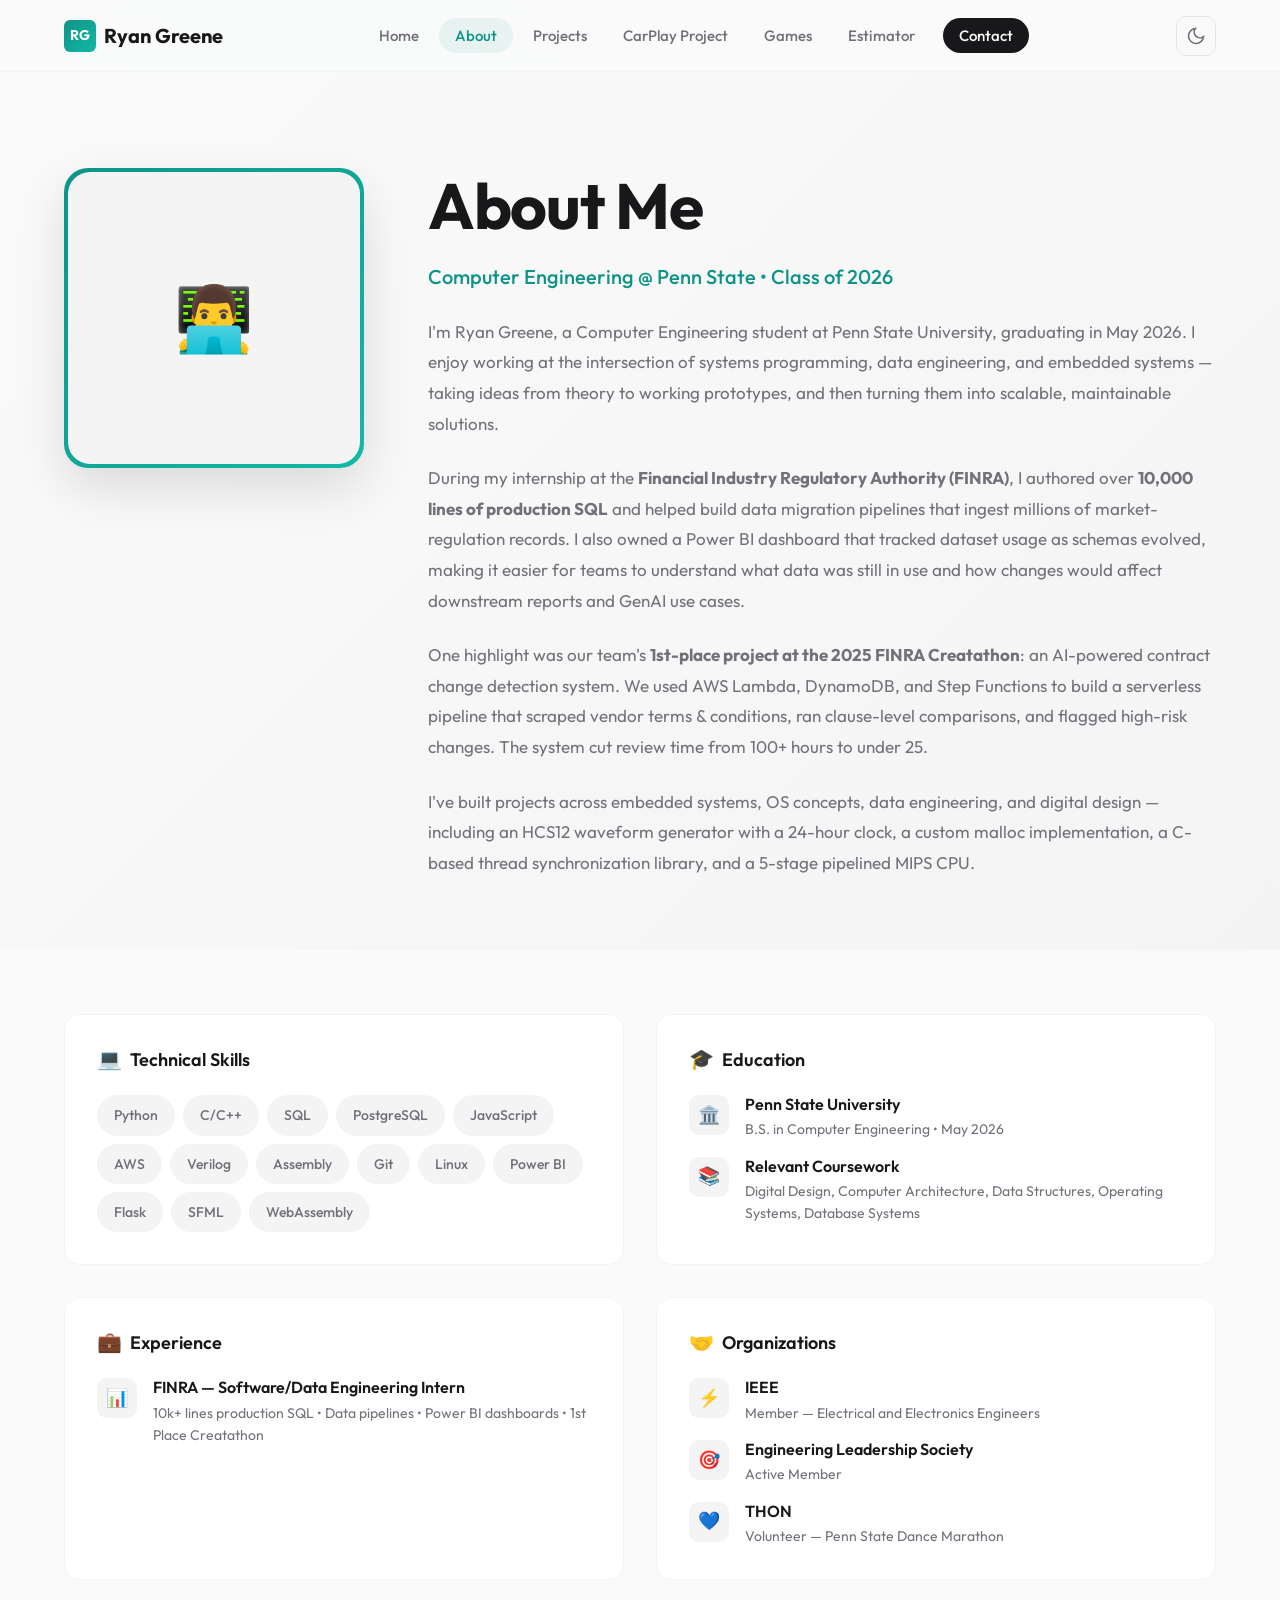
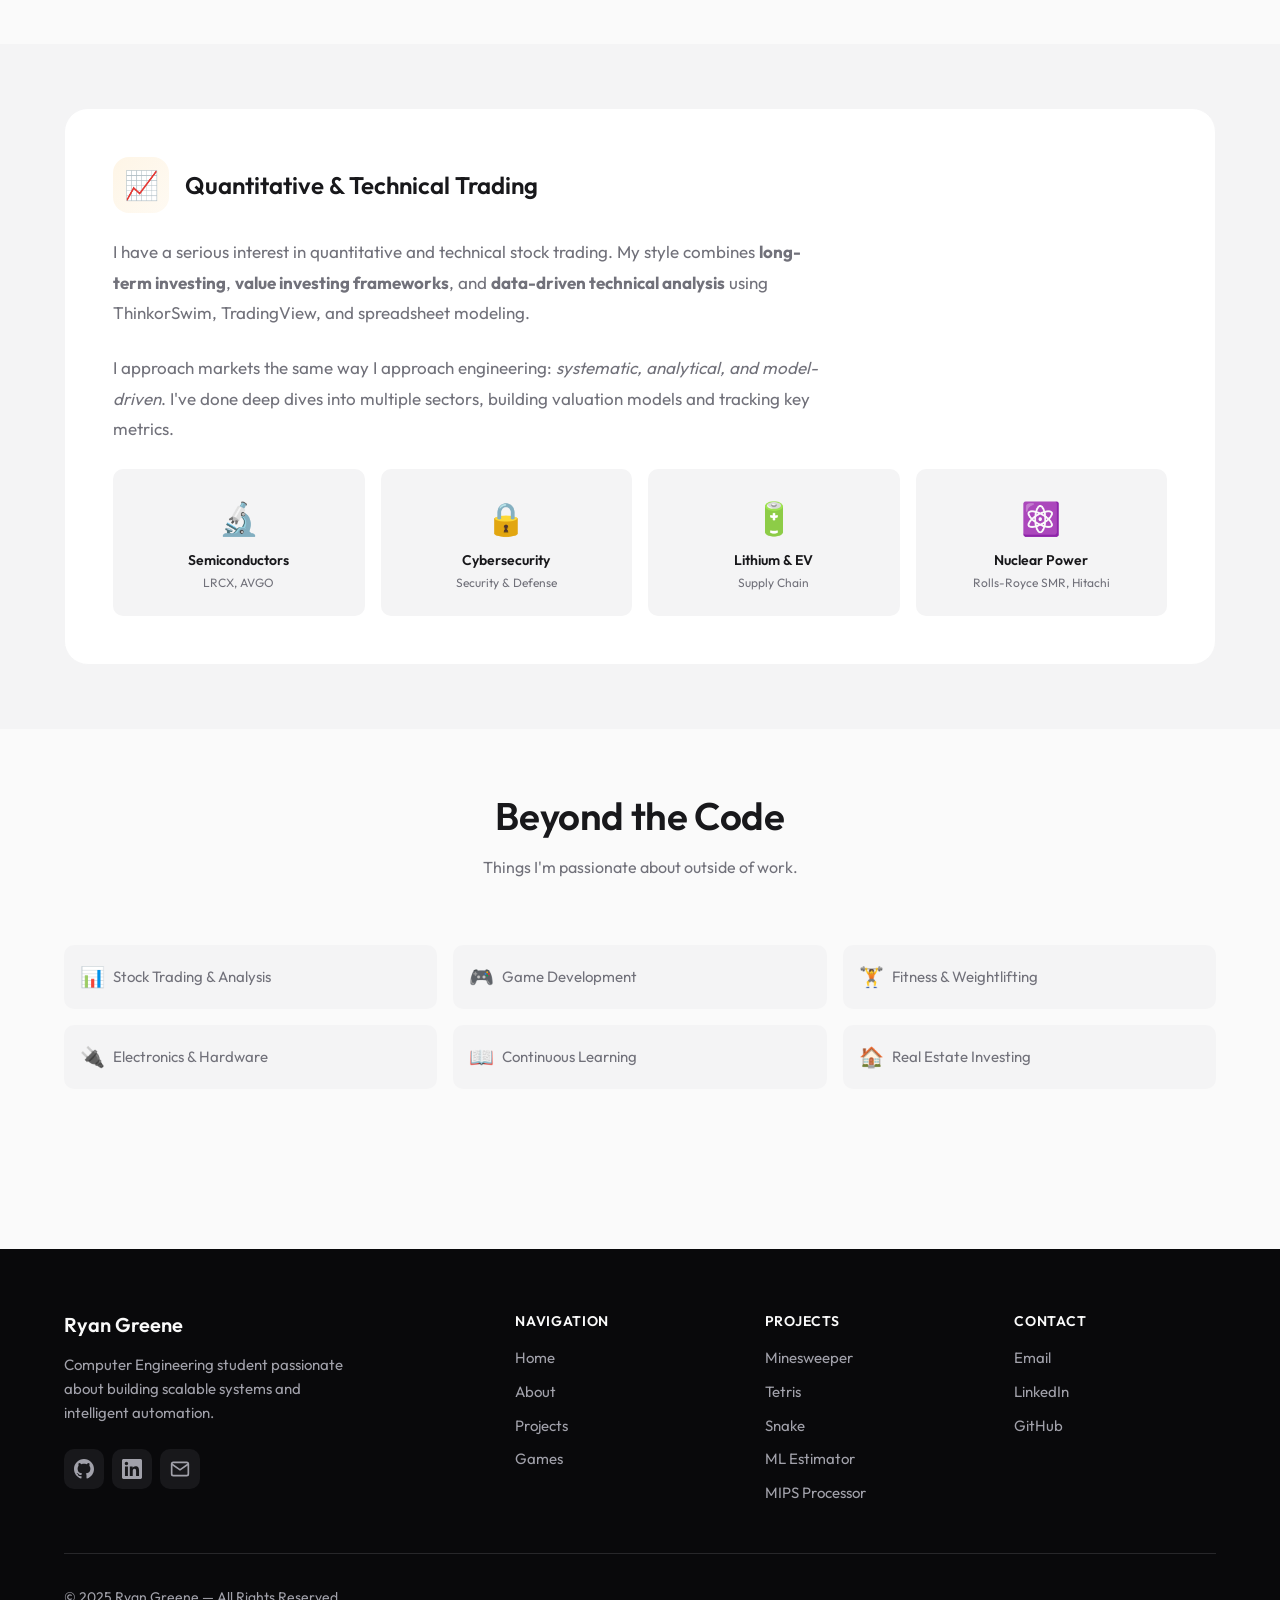
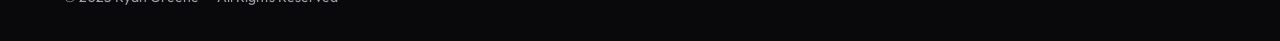
<file: about.html>
<!DOCTYPE html>
<html lang="en">
<head>
    <meta charset="UTF-8">
    <meta name="viewport" content="width=device-width, initial-scale=1.0">
    <meta name="description" content="About Ryan Greene - Computer Engineering Student at Penn State, Software/Data Engineer with experience at FINRA.">
    <title>About | Ryan Greene</title>
    
    <link rel="icon" type="image/svg+xml" href="/assets/favicon.svg">
    <link rel="stylesheet" href="/styles/global.css">
    
    <style>
        /* About Page Specific Styles */
        .about-hero {
            padding: var(--space-4xl) 0 var(--space-2xl);
            background: linear-gradient(135deg, var(--color-bg) 0%, var(--color-bg-alt) 100%);
        }
        
        .about-hero-inner {
            display: grid;
            grid-template-columns: 300px 1fr;
            gap: var(--space-3xl);
            align-items: start;
        }
        
        .about-photo {
            position: sticky;
            top: calc(var(--navbar-height) + var(--space-xl));
        }
        
        .photo-wrapper {
            width: 100%;
            aspect-ratio: 1;
            border-radius: var(--radius-xl);
            background: linear-gradient(135deg, var(--color-primary) 0%, var(--color-primary-light) 100%);
            padding: 4px;
            box-shadow: var(--shadow-xl);
        }
        
        .photo-inner {
            width: 100%;
            height: 100%;
            border-radius: calc(var(--radius-xl) - 2px);
            background: var(--color-bg-alt);
            display: flex;
            align-items: center;
            justify-content: center;
            font-size: 4rem;
            color: var(--color-text-muted);
        }
        
        .about-intro h1 {
            margin-bottom: var(--space-md);
        }
        
        .about-intro .subtitle {
            font-size: 1.25rem;
            color: var(--color-primary);
            font-weight: 500;
            margin-bottom: var(--space-lg);
        }
        
        .about-intro .bio {
            font-size: 1.0625rem;
            line-height: 1.8;
            color: var(--color-text-muted);
        }
        
        .about-intro .bio p {
            margin-bottom: var(--space-lg);
            max-width: none;
        }
        
        .about-section {
            padding: var(--space-3xl) 0;
        }
        
        .about-grid {
            display: grid;
            grid-template-columns: repeat(2, 1fr);
            gap: var(--space-xl);
        }
        
        .info-card {
            background: var(--color-bg-card);
            border-radius: var(--radius-lg);
            border: 1px solid var(--color-border-light);
            padding: var(--space-xl);
            transition: var(--transition-base);
        }
        
        .info-card:hover {
            border-color: var(--color-border);
            box-shadow: var(--shadow-md);
        }
        
        .info-card h3 {
            display: flex;
            align-items: center;
            gap: var(--space-sm);
            margin-bottom: var(--space-lg);
            font-size: 1.125rem;
        }
        
        .info-card h3 .icon {
            font-size: 1.25rem;
        }
        
        .skills-list {
            display: flex;
            flex-wrap: wrap;
            gap: var(--space-sm);
        }
        
        .skill-tag {
            padding: 0.5rem 1rem;
            background: var(--color-bg-alt);
            border-radius: var(--radius-full);
            font-size: 0.875rem;
            font-weight: 500;
            color: var(--color-text-muted);
            border: 1px solid var(--color-border-light);
            transition: var(--transition-fast);
        }
        
        .skill-tag:hover {
            border-color: var(--color-primary);
            color: var(--color-primary);
            background: rgba(13, 148, 136, 0.05);
        }
        
        .info-list {
            display: flex;
            flex-direction: column;
            gap: var(--space-md);
        }
        
        .info-item {
            display: flex;
            align-items: flex-start;
            gap: var(--space-md);
        }
        
        .info-item-icon {
            width: 40px;
            height: 40px;
            display: flex;
            align-items: center;
            justify-content: center;
            background: var(--color-bg-alt);
            border-radius: var(--radius-md);
            font-size: 1.125rem;
            flex-shrink: 0;
        }
        
        .info-item-content h4 {
            font-size: 1rem;
            font-weight: 600;
            margin-bottom: 0.25rem;
        }
        
        .info-item-content p {
            font-size: 0.875rem;
            color: var(--color-text-muted);
        }
        
        .interests-grid {
            display: grid;
            grid-template-columns: repeat(3, 1fr);
            gap: var(--space-md);
        }
        
        .interest-item {
            display: flex;
            align-items: center;
            gap: var(--space-sm);
            padding: var(--space-md);
            background: var(--color-bg-alt);
            border-radius: var(--radius-md);
            font-size: 0.9375rem;
            color: var(--color-text-muted);
        }
        
        .interest-item .icon {
            font-size: 1.25rem;
        }
        
        /* Trading Section */
        .trading-section {
            background: var(--color-bg-alt);
            padding: var(--space-3xl) 0;
        }
        
        .trading-card {
            background: var(--color-bg-card);
            border-radius: var(--radius-xl);
            padding: var(--space-2xl);
            border: 1px solid var(--color-border-light);
        }
        
        .trading-header {
            display: flex;
            align-items: center;
            gap: var(--space-md);
            margin-bottom: var(--space-lg);
        }
        
        .trading-icon {
            width: 56px;
            height: 56px;
            display: flex;
            align-items: center;
            justify-content: center;
            background: linear-gradient(135deg, rgba(245, 158, 11, 0.1) 0%, rgba(245, 158, 11, 0.05) 100%);
            border-radius: var(--radius-lg);
            font-size: 1.75rem;
        }
        
        .trading-header h3 {
            font-size: 1.5rem;
        }
        
        .trading-content p {
            font-size: 1.0625rem;
            line-height: 1.8;
            color: var(--color-text-muted);
            margin-bottom: var(--space-lg);
        }
        
        .sectors-grid {
            display: grid;
            grid-template-columns: repeat(4, 1fr);
            gap: var(--space-md);
        }
        
        .sector-card {
            text-align: center;
            padding: var(--space-lg);
            background: var(--color-bg-alt);
            border-radius: var(--radius-md);
            transition: var(--transition-fast);
        }
        
        .sector-card:hover {
            background: rgba(245, 158, 11, 0.08);
        }
        
        .sector-card .icon {
            font-size: 2rem;
            margin-bottom: var(--space-sm);
        }
        
        .sector-card h4 {
            font-size: 0.875rem;
            font-weight: 600;
            margin-bottom: 0.25rem;
        }
        
        .sector-card p {
            font-size: 0.75rem;
            color: var(--color-text-muted);
        }
        
        @media (max-width: 1024px) {
            .about-hero-inner {
                grid-template-columns: 1fr;
            }
            
            .about-photo {
                position: static;
                max-width: 250px;
                margin: 0 auto var(--space-xl);
            }
            
            .about-grid {
                grid-template-columns: 1fr;
            }
            
            .interests-grid {
                grid-template-columns: repeat(2, 1fr);
            }
            
            .sectors-grid {
                grid-template-columns: repeat(2, 1fr);
            }
        }
        
        @media (max-width: 480px) {
            .interests-grid {
                grid-template-columns: 1fr;
            }
            
            .sectors-grid {
                grid-template-columns: 1fr;
            }
        }
    </style>
</head>
<body>
    <!-- Navigation -->
    <nav class="navbar" id="navbar">
        <div class="navbar-inner">
            <a href="/" class="navbar-logo">
                <span class="logo-icon">RG</span>
                <span>Ryan Greene</span>
            </a>
            
            <ul class="navbar-nav" id="nav-menu">
                <li><a href="/" class="nav-link">Home</a></li>
                <li><a href="/about.html" class="nav-link active">About</a></li>
                <li><a href="/projects.html" class="nav-link">Projects</a></li>
                <li><a href="/carplay.html" class="nav-link">CarPlay Project</a></li>
                <li><a href="/games.html" class="nav-link">Games</a></li>
                <li><a href="/realestate.html" class="nav-link">Estimator</a></li>
                <li><a href="/contact.html" class="nav-link nav-cta">Contact</a></li>
            </ul>
            
            <button class="theme-toggle" id="theme-toggle" aria-label="Toggle dark mode">
                <svg class="icon-moon" viewBox="0 0 24 24" fill="none" stroke="currentColor" stroke-width="2">
                    <path d="M21 12.79A9 9 0 1 1 11.21 3 7 7 0 0 0 21 12.79z"/>
                </svg>
                <svg class="icon-sun" viewBox="0 0 24 24" fill="none" stroke="currentColor" stroke-width="2">
                    <circle cx="12" cy="12" r="5"/>
                    <path d="M12 1v2M12 21v2M4.22 4.22l1.42 1.42M18.36 18.36l1.42 1.42M1 12h2M21 12h2M4.22 19.78l1.42-1.42M18.36 5.64l1.42-1.42"/>
                </svg>
            </button>
            
            <button class="navbar-toggle" id="nav-toggle" aria-label="Toggle navigation">
                <span></span>
                <span></span>
                <span></span>
            </button>
        </div>
    </nav>

    <!-- Main Content -->
    <main>
        <!-- About Hero -->
        <section class="about-hero">
            <div class="container">
                <div class="about-hero-inner">
                    <div class="about-photo">
                        <div class="photo-wrapper">
                            <div class="photo-inner">
                                👨‍💻
                            </div>
                        </div>
                    </div>
                    
                    <div class="about-intro">
                        <h1>About Me</h1>
                        <p class="subtitle">Computer Engineering @ Penn State • Class of 2026</p>
                        
                        <div class="bio">
                            <p>
                                I'm Ryan Greene, a Computer Engineering student at Penn State University, 
                                graduating in May 2026. I enjoy working at the intersection of systems programming, 
                                data engineering, and embedded systems — taking ideas from theory to working prototypes, 
                                and then turning them into scalable, maintainable solutions.
                            </p>
                            
                            <p>
                                During my internship at the <strong>Financial Industry Regulatory Authority (FINRA)</strong>, 
                                I authored over <strong>10,000 lines of production SQL</strong> and helped build data migration 
                                pipelines that ingest millions of market-regulation records. I also owned a Power BI dashboard 
                                that tracked dataset usage as schemas evolved, making it easier for teams to understand what 
                                data was still in use and how changes would affect downstream reports and GenAI use cases.
                            </p>
                            
                            <p>
                                One highlight was our team's <strong>1st-place project at the 2025 FINRA Creatathon</strong>: 
                                an AI-powered contract change detection system. We used AWS Lambda, DynamoDB, and Step Functions 
                                to build a serverless pipeline that scraped vendor terms & conditions, ran clause-level comparisons, 
                                and flagged high-risk changes. The system cut review time from 100+ hours to under 25.
                            </p>
                            
                            <p>
                                I've built projects across embedded systems, OS concepts, data engineering, and digital design — 
                                including an HCS12 waveform generator with a 24-hour clock, a custom malloc implementation, 
                                a C-based thread synchronization library, and a 5-stage pipelined MIPS CPU.
                            </p>
                        </div>
                    </div>
                </div>
            </div>
        </section>

        <!-- Skills & Info Section -->
        <section class="about-section">
            <div class="container">
                <div class="about-grid">
                    <!-- Technical Skills -->
                    <div class="info-card reveal">
                        <h3><span class="icon">💻</span> Technical Skills</h3>
                        <div class="skills-list">
                            <span class="skill-tag">Python</span>
                            <span class="skill-tag">C/C++</span>
                            <span class="skill-tag">SQL</span>
                            <span class="skill-tag">PostgreSQL</span>
                            <span class="skill-tag">JavaScript</span>
                            <span class="skill-tag">AWS</span>
                            <span class="skill-tag">Verilog</span>
                            <span class="skill-tag">Assembly</span>
                            <span class="skill-tag">Git</span>
                            <span class="skill-tag">Linux</span>
                            <span class="skill-tag">Power BI</span>
                            <span class="skill-tag">Flask</span>
                            <span class="skill-tag">SFML</span>
                            <span class="skill-tag">WebAssembly</span>
                        </div>
                    </div>
                    
                    <!-- Education -->
                    <div class="info-card reveal">
                        <h3><span class="icon">🎓</span> Education</h3>
                        <div class="info-list">
                            <div class="info-item">
                                <div class="info-item-icon">🏛️</div>
                                <div class="info-item-content">
                                    <h4>Penn State University</h4>
                                    <p>B.S. in Computer Engineering • May 2026</p>
                                </div>
                            </div>
                            <div class="info-item">
                                <div class="info-item-icon">📚</div>
                                <div class="info-item-content">
                                    <h4>Relevant Coursework</h4>
                                    <p>Digital Design, Computer Architecture, Data Structures, Operating Systems, Database Systems</p>
                                </div>
                            </div>
                        </div>
                    </div>
                    
                    <!-- Experience -->
                    <div class="info-card reveal">
                        <h3><span class="icon">💼</span> Experience</h3>
                        <div class="info-list">
                            <div class="info-item">
                                <div class="info-item-icon">📊</div>
                                <div class="info-item-content">
                                    <h4>FINRA — Software/Data Engineering Intern</h4>
                                    <p>10k+ lines production SQL • Data pipelines • Power BI dashboards • 1st Place Creatathon</p>
                                </div>
                            </div>
                        </div>
                    </div>
                    
                    <!-- Organizations -->
                    <div class="info-card reveal">
                        <h3><span class="icon">🤝</span> Organizations</h3>
                        <div class="info-list">
                            <div class="info-item">
                                <div class="info-item-icon">⚡</div>
                                <div class="info-item-content">
                                    <h4>IEEE</h4>
                                    <p>Member — Electrical and Electronics Engineers</p>
                                </div>
                            </div>
                            <div class="info-item">
                                <div class="info-item-icon">🎯</div>
                                <div class="info-item-content">
                                    <h4>Engineering Leadership Society</h4>
                                    <p>Active Member</p>
                                </div>
                            </div>
                            <div class="info-item">
                                <div class="info-item-icon">💙</div>
                                <div class="info-item-content">
                                    <h4>THON</h4>
                                    <p>Volunteer — Penn State Dance Marathon</p>
                                </div>
                            </div>
                        </div>
                    </div>
                </div>
            </div>
        </section>

        <!-- Trading & Investing Section -->
        <section class="trading-section">
            <div class="container">
                <div class="trading-card reveal">
                    <div class="trading-header">
                        <div class="trading-icon">📈</div>
                        <div>
                            <h3>Quantitative & Technical Trading</h3>
                        </div>
                    </div>
                    
                    <div class="trading-content">
                        <p>
                            I have a serious interest in quantitative and technical stock trading. My style combines 
                            <strong>long-term investing</strong>, <strong>value investing frameworks</strong>, and 
                            <strong>data-driven technical analysis</strong> using ThinkorSwim, TradingView, and spreadsheet modeling.
                        </p>
                        
                        <p>
                            I approach markets the same way I approach engineering: <em>systematic, analytical, and model-driven</em>. 
                            I've done deep dives into multiple sectors, building valuation models and tracking key metrics.
                        </p>
                    </div>
                    
                    <div class="sectors-grid">
                        <div class="sector-card">
                            <div class="icon">🔬</div>
                            <h4>Semiconductors</h4>
                            <p>LRCX, AVGO</p>
                        </div>
                        <div class="sector-card">
                            <div class="icon">🔒</div>
                            <h4>Cybersecurity</h4>
                            <p>Security & Defense</p>
                        </div>
                        <div class="sector-card">
                            <div class="icon">🔋</div>
                            <h4>Lithium & EV</h4>
                            <p>Supply Chain</p>
                        </div>
                        <div class="sector-card">
                            <div class="icon">⚛️</div>
                            <h4>Nuclear Power</h4>
                            <p>Rolls-Royce SMR, Hitachi</p>
                        </div>
                    </div>
                </div>
            </div>
        </section>

        <!-- Interests Section -->
        <section class="about-section">
            <div class="container">
                <div class="section-header">
                    <h2>Beyond the Code</h2>
                    <p>Things I'm passionate about outside of work.</p>
                </div>
                
                <div class="interests-grid">
                    <div class="interest-item reveal">
                        <span class="icon">📊</span>
                        <span>Stock Trading & Analysis</span>
                    </div>
                    <div class="interest-item reveal">
                        <span class="icon">🎮</span>
                        <span>Game Development</span>
                    </div>
                    <div class="interest-item reveal">
                        <span class="icon">🏋️</span>
                        <span>Fitness & Weightlifting</span>
                    </div>
                    <div class="interest-item reveal">
                        <span class="icon">🔌</span>
                        <span>Electronics & Hardware</span>
                    </div>
                    <div class="interest-item reveal">
                        <span class="icon">📖</span>
                        <span>Continuous Learning</span>
                    </div>
                    <div class="interest-item reveal">
                        <span class="icon">🏠</span>
                        <span>Real Estate Investing</span>
                    </div>
                </div>
            </div>
        </section>
    </main>

    <!-- Footer -->
    <footer class="footer">
        <div class="container">
            <div class="footer-inner">
                <div class="footer-brand">
                    <h3>Ryan Greene</h3>
                    <p>Computer Engineering student passionate about building scalable systems and intelligent automation.</p>
                    <div class="footer-social">
                        <a href="https://github.com/ryangreene9000" target="_blank" rel="noopener" aria-label="GitHub">
                            <svg width="20" height="20" viewBox="0 0 24 24" fill="currentColor">
                                <path d="M12 0c-6.626 0-12 5.373-12 12 0 5.302 3.438 9.8 8.207 11.387.599.111.793-.261.793-.577v-2.234c-3.338.726-4.033-1.416-4.033-1.416-.546-1.387-1.333-1.756-1.333-1.756-1.089-.745.083-.729.083-.729 1.205.084 1.839 1.237 1.839 1.237 1.07 1.834 2.807 1.304 3.492.997.107-.775.418-1.305.762-1.604-2.665-.305-5.467-1.334-5.467-5.931 0-1.311.469-2.381 1.236-3.221-.124-.303-.535-1.524.117-3.176 0 0 1.008-.322 3.301 1.23.957-.266 1.983-.399 3.003-.404 1.02.005 2.047.138 3.006.404 2.291-1.552 3.297-1.23 3.297-1.23.653 1.653.242 2.874.118 3.176.77.84 1.235 1.911 1.235 3.221 0 4.609-2.807 5.624-5.479 5.921.43.372.823 1.102.823 2.222v3.293c0 .319.192.694.801.576 4.765-1.589 8.199-6.086 8.199-11.386 0-6.627-5.373-12-12-12z"/>
                            </svg>
                        </a>
                        <a href="https://www.linkedin.com/in/ryancgreene1" target="_blank" rel="noopener" aria-label="LinkedIn">
                            <svg width="20" height="20" viewBox="0 0 24 24" fill="currentColor">
                                <path d="M20.447 20.452h-3.554v-5.569c0-1.328-.027-3.037-1.852-3.037-1.853 0-2.136 1.445-2.136 2.939v5.667H9.351V9h3.414v1.561h.046c.477-.9 1.637-1.85 3.37-1.85 3.601 0 4.267 2.37 4.267 5.455v6.286zM5.337 7.433c-1.144 0-2.063-.926-2.063-2.065 0-1.138.92-2.063 2.063-2.063 1.14 0 2.064.925 2.064 2.063 0 1.139-.925 2.065-2.064 2.065zm1.782 13.019H3.555V9h3.564v11.452zM22.225 0H1.771C.792 0 0 .774 0 1.729v20.542C0 23.227.792 24 1.771 24h20.451C23.2 24 24 23.227 24 22.271V1.729C24 .774 23.2 0 22.222 0h.003z"/>
                            </svg>
                        </a>
                        <a href="mailto:Ryangreene2091@gmail.com" aria-label="Email">
                            <svg width="20" height="20" viewBox="0 0 24 24" fill="none" stroke="currentColor" stroke-width="2">
                                <path d="M4 4h16c1.1 0 2 .9 2 2v12c0 1.1-.9 2-2 2H4c-1.1 0-2-.9-2-2V6c0-1.1.9-2 2-2z"/>
                                <polyline points="22,6 12,13 2,6"/>
                            </svg>
                        </a>
                    </div>
                </div>
                
                <div class="footer-column">
                    <h4>Navigation</h4>
                    <ul>
                        <li><a href="/">Home</a></li>
                        <li><a href="/about.html">About</a></li>
                        <li><a href="/projects.html">Projects</a></li>
                        <li><a href="/games.html">Games</a></li>
                    </ul>
                </div>
                
                <div class="footer-column">
                    <h4>Projects</h4>
                    <ul>
                        <li><a href="/games/minesweeper/">Minesweeper</a></li>
                        <li><a href="/games/tetris/">Tetris</a></li>
                        <li><a href="/games/snake/">Snake</a></li>
                        <li><a href="/realestate.html">ML Estimator</a></li>
                        <li><a href="/projects.html#mips">MIPS Processor</a></li>
                    </ul>
                </div>
                
                <div class="footer-column">
                    <h4>Contact</h4>
                    <ul>
                        <li><a href="mailto:Ryangreene2091@gmail.com">Email</a></li>
                        <li><a href="https://www.linkedin.com/in/ryancgreene1" target="_blank">LinkedIn</a></li>
                        <li><a href="https://github.com/ryangreene9000" target="_blank">GitHub</a></li>
                        <!-- Phone number removed for privacy reasons -->
                    </ul>
                </div>
            </div>
            
            <div class="footer-bottom">
                <p class="footer-copyright">© 2025 Ryan Greene — All Rights Reserved</p>
            </div>
        </div>
    </footer>

    <script src="/scripts/main.js"></script>
</body>
</html>
</file>
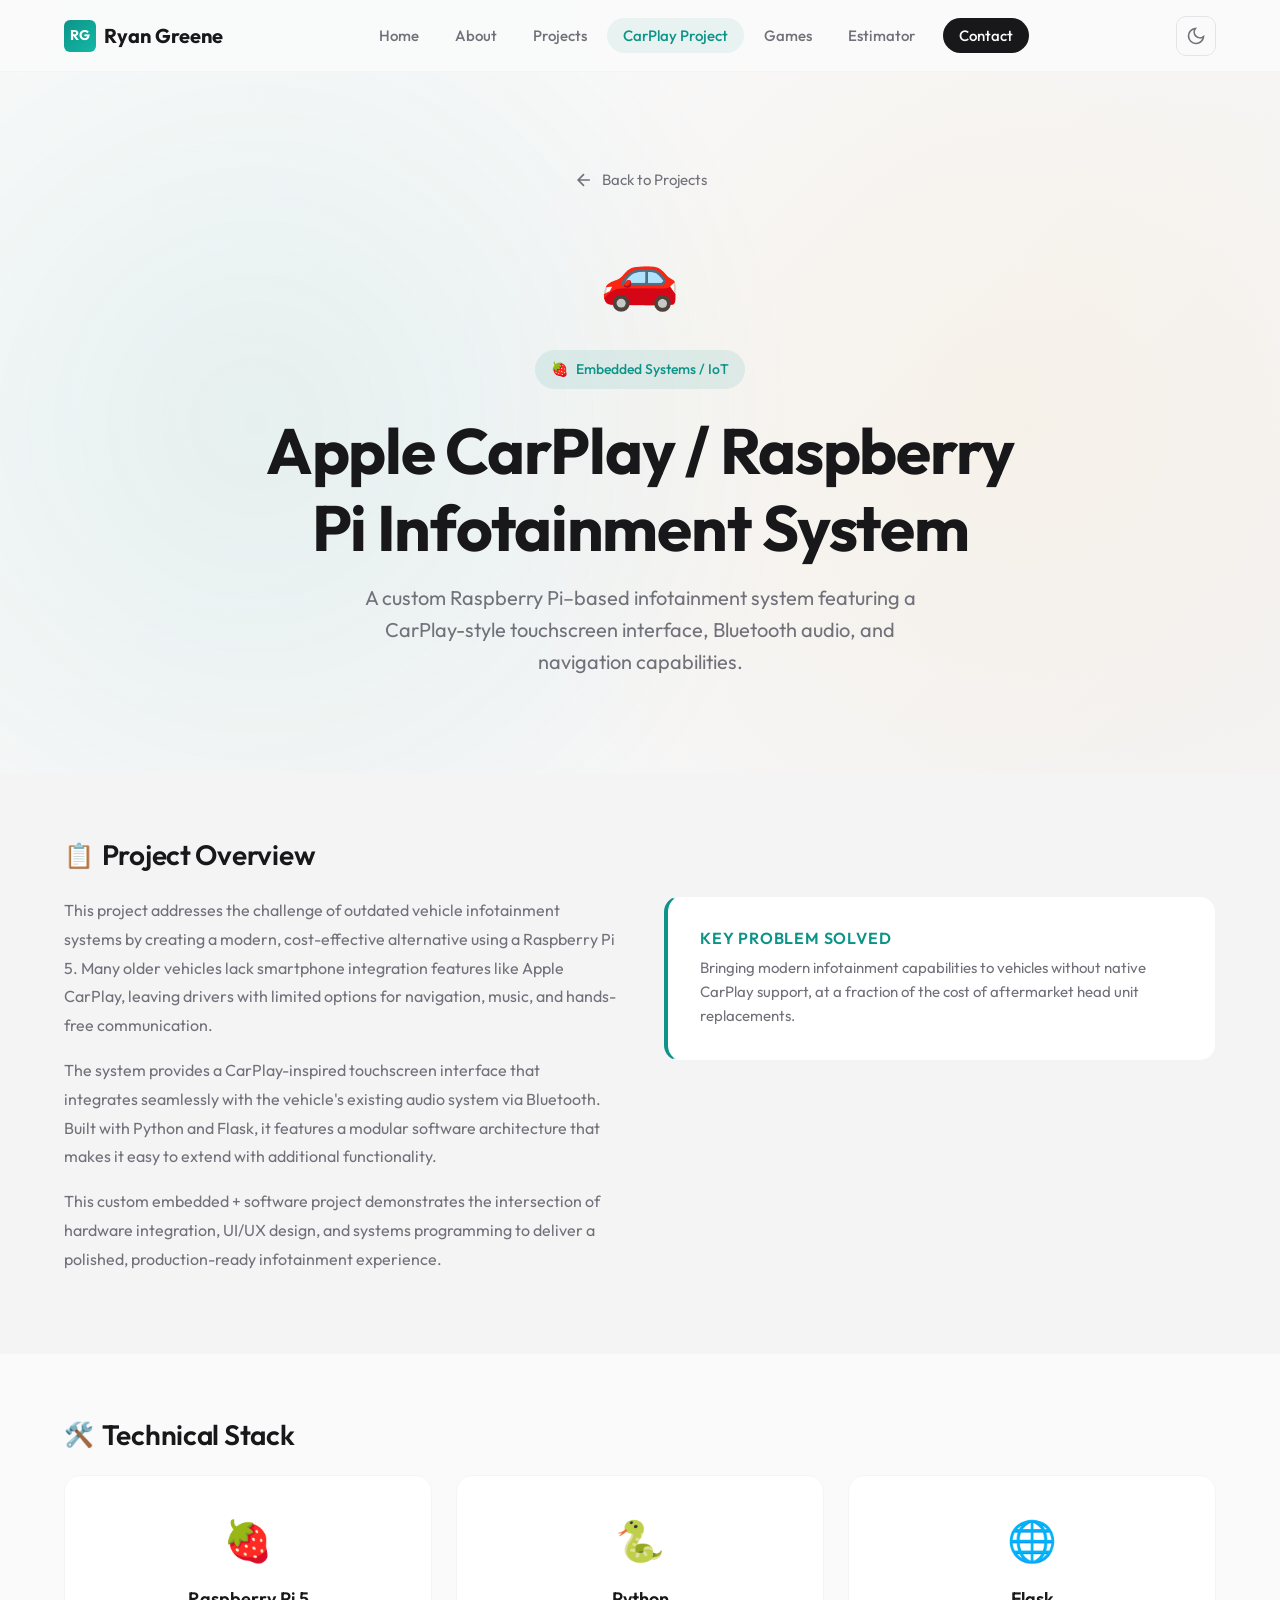
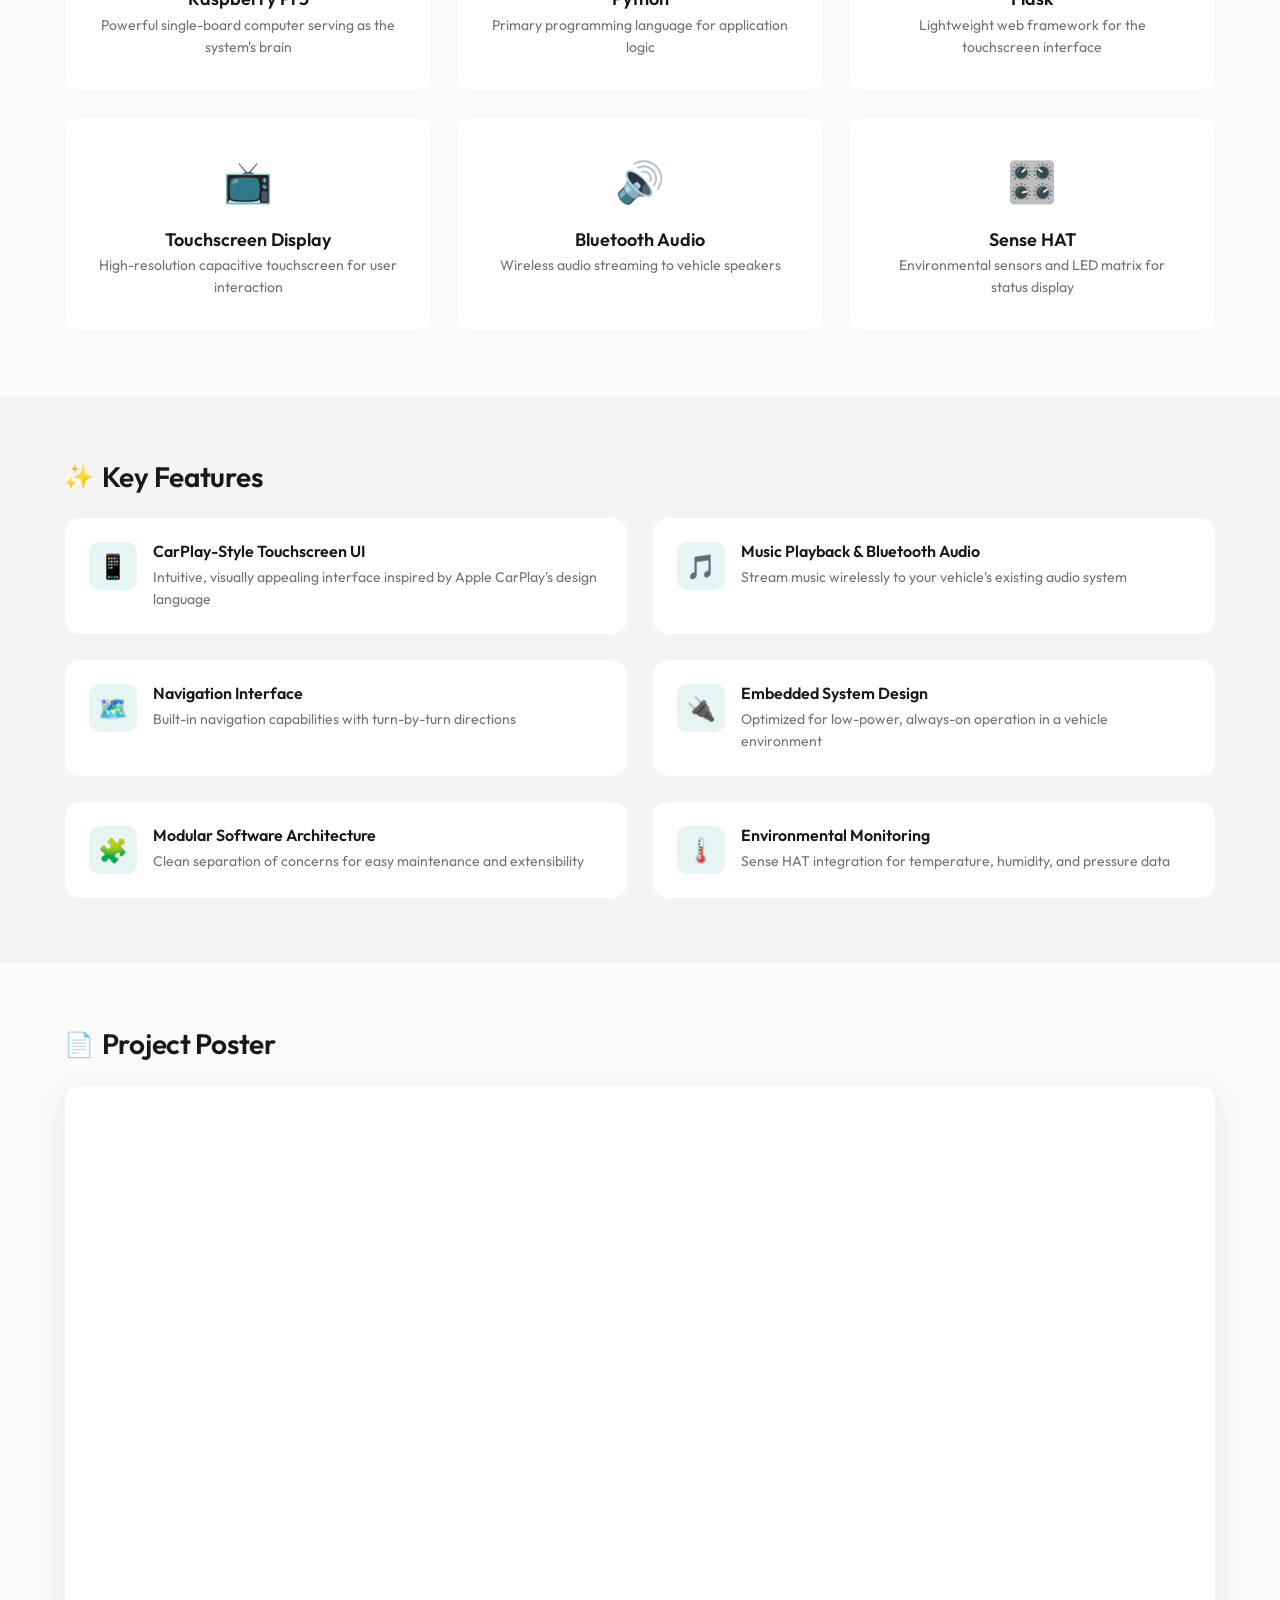
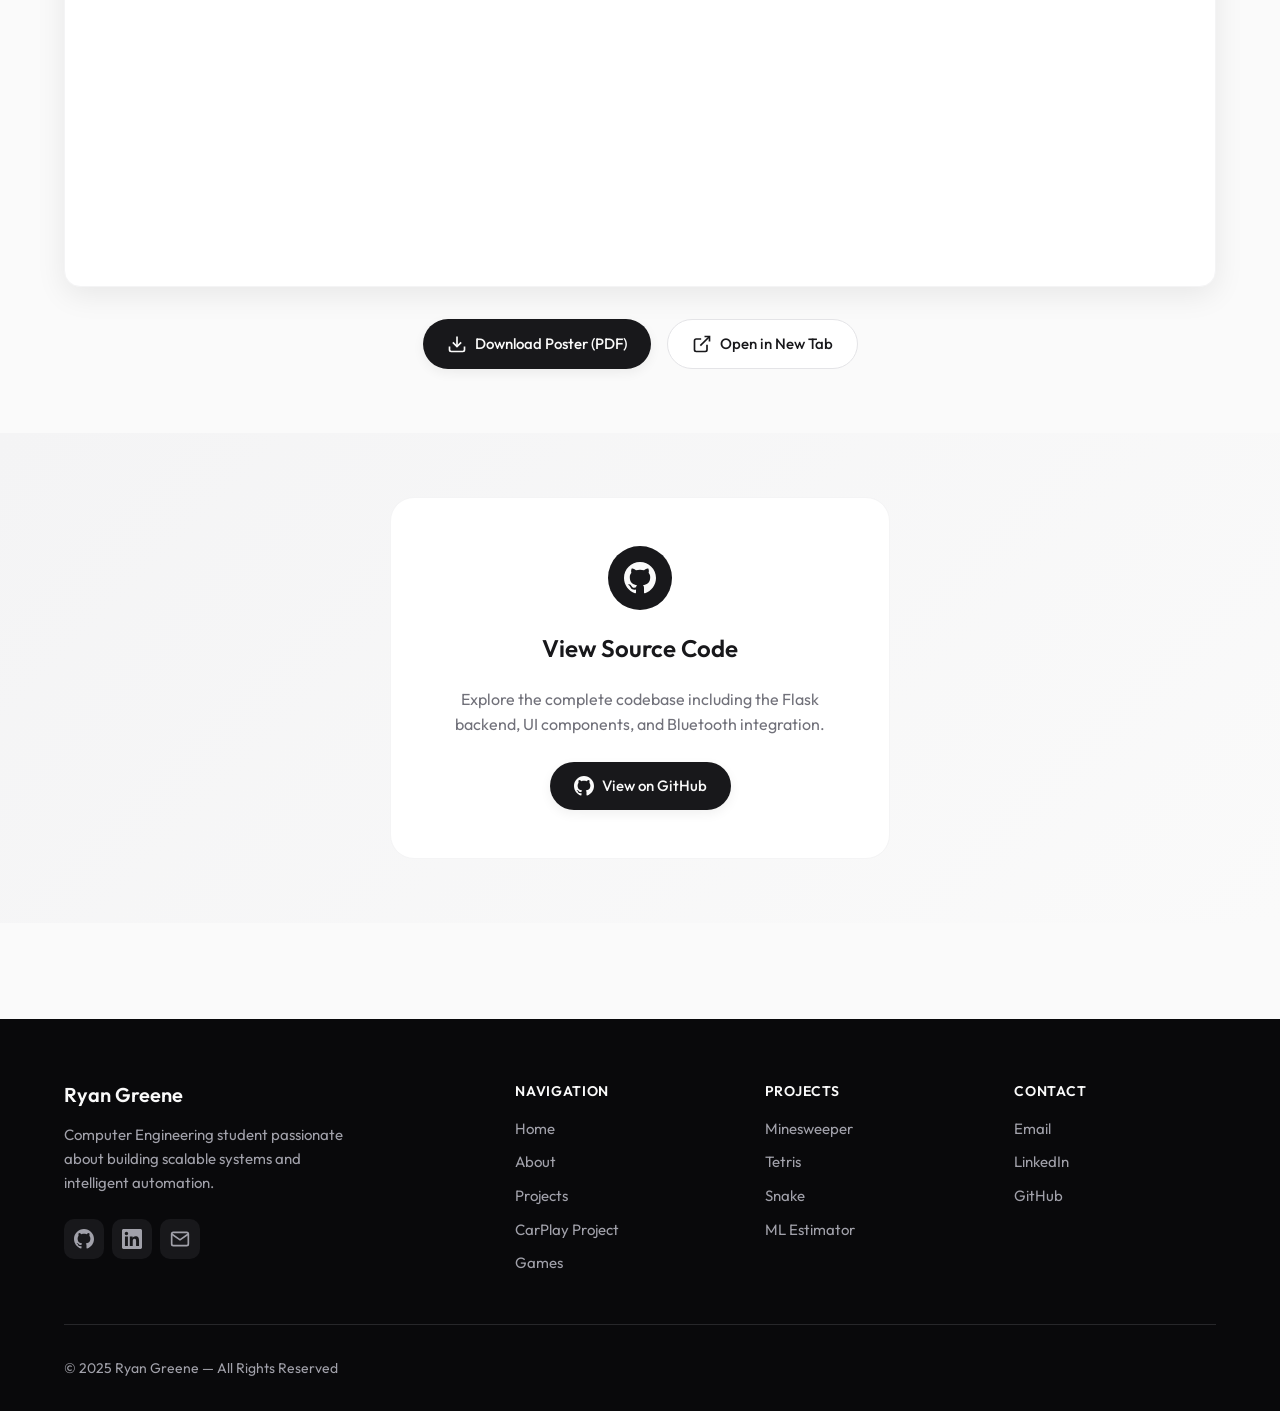
<file: carplay.html>
<!DOCTYPE html>
<html lang="en">
<head>
    <meta charset="UTF-8">
    <meta name="viewport" content="width=device-width, initial-scale=1.0">
    <meta name="description" content="Apple CarPlay / Raspberry Pi Infotainment System - A custom embedded project by Ryan Greene featuring touchscreen UI, Bluetooth audio, and navigation.">
    <title>CarPlay Project | Ryan Greene</title>
    
    <!-- Favicon -->
    <link rel="icon" type="image/svg+xml" href="/assets/favicon.svg">
    
    <!-- Stylesheets -->
    <link rel="stylesheet" href="/styles/global.css">
    
    <style>
        /* ============================================
           CARPLAY PROJECT PAGE STYLES
           ============================================ */
        
        /* Hero Section */
        .project-hero {
            padding: var(--space-4xl) 0 var(--space-3xl);
            background: linear-gradient(135deg, var(--color-bg) 0%, var(--color-bg-alt) 100%);
            text-align: center;
            position: relative;
            overflow: hidden;
        }
        
        .project-hero::before {
            content: '';
            position: absolute;
            top: 0;
            left: 0;
            right: 0;
            bottom: 0;
            background: 
                radial-gradient(circle at 20% 50%, rgba(13, 148, 136, 0.08) 0%, transparent 50%),
                radial-gradient(circle at 80% 50%, rgba(245, 158, 11, 0.06) 0%, transparent 50%);
            pointer-events: none;
        }
        
        .project-hero-content {
            position: relative;
            z-index: 1;
        }
        
        .project-badge {
            display: inline-flex;
            align-items: center;
            gap: var(--space-sm);
            padding: 0.5rem 1rem;
            background: rgba(13, 148, 136, 0.1);
            color: var(--color-primary);
            border-radius: var(--radius-full);
            font-size: 0.875rem;
            font-weight: 500;
            margin-bottom: var(--space-lg);
        }
        
        .project-hero h1 {
            margin-bottom: var(--space-md);
            max-width: 800px;
            margin-left: auto;
            margin-right: auto;
        }
        
        .project-subtitle {
            font-size: 1.25rem;
            color: var(--color-text-muted);
            max-width: 600px;
            margin: 0 auto var(--space-xl);
        }
        
        .project-hero-icon {
            font-size: 4rem;
            margin-bottom: var(--space-lg);
            display: block;
        }
        
        /* Section Styles */
        .project-section {
            padding: var(--space-3xl) 0;
        }
        
        .project-section:nth-child(even) {
            background: var(--color-bg-alt);
        }
        
        .section-title {
            font-size: 1.75rem;
            margin-bottom: var(--space-lg);
            display: flex;
            align-items: center;
            gap: var(--space-sm);
        }
        
        .section-title-icon {
            font-size: 1.5rem;
        }
        
        /* Overview Section */
        .overview-content {
            display: grid;
            grid-template-columns: 1fr 1fr;
            gap: var(--space-2xl);
            align-items: start;
        }
        
        .overview-text p {
            margin-bottom: var(--space-md);
            line-height: 1.8;
        }
        
        .overview-highlight {
            background: var(--color-bg-card);
            border: 1px solid var(--color-border-light);
            border-radius: var(--radius-lg);
            padding: var(--space-xl);
            border-left: 4px solid var(--color-primary);
        }
        
        .overview-highlight h4 {
            color: var(--color-primary);
            margin-bottom: var(--space-sm);
            font-size: 1rem;
            text-transform: uppercase;
            letter-spacing: 0.05em;
        }
        
        .overview-highlight p {
            margin: 0;
            font-size: 0.9375rem;
        }
        
        /* Tech Stack Section */
        .tech-grid {
            display: grid;
            grid-template-columns: repeat(3, 1fr);
            gap: var(--space-lg);
        }
        
        .tech-card {
            background: var(--color-bg-card);
            border: 1px solid var(--color-border-light);
            border-radius: var(--radius-lg);
            padding: var(--space-xl);
            text-align: center;
            transition: var(--transition-base);
        }
        
        .tech-card:hover {
            border-color: var(--color-primary);
            box-shadow: var(--shadow-lg);
            transform: translateY(-4px);
        }
        
        .tech-icon {
            font-size: 2.5rem;
            margin-bottom: var(--space-md);
            display: block;
        }
        
        .tech-card h4 {
            font-size: 1.125rem;
            margin-bottom: var(--space-xs);
        }
        
        .tech-card p {
            font-size: 0.875rem;
            color: var(--color-text-muted);
            margin: 0;
        }
        
        /* Features Section */
        .features-grid {
            display: grid;
            grid-template-columns: repeat(2, 1fr);
            gap: var(--space-lg);
        }
        
        .feature-item {
            display: flex;
            align-items: flex-start;
            gap: var(--space-md);
            padding: var(--space-lg);
            background: var(--color-bg-card);
            border: 1px solid var(--color-border-light);
            border-radius: var(--radius-lg);
            transition: var(--transition-base);
        }
        
        .feature-item:hover {
            border-color: var(--color-primary);
            box-shadow: var(--shadow-md);
        }
        
        .feature-icon {
            font-size: 1.5rem;
            flex-shrink: 0;
            width: 48px;
            height: 48px;
            display: flex;
            align-items: center;
            justify-content: center;
            background: rgba(13, 148, 136, 0.1);
            border-radius: var(--radius-md);
        }
        
        .feature-content h4 {
            font-size: 1rem;
            margin-bottom: var(--space-xs);
        }
        
        .feature-content p {
            font-size: 0.875rem;
            color: var(--color-text-muted);
            margin: 0;
        }
        
        /* Poster Section */
        .poster-section {
            background: var(--color-bg);
        }
        
        .poster-container {
            background: var(--color-bg-card);
            border: 1px solid var(--color-border-light);
            border-radius: var(--radius-lg);
            overflow: hidden;
            box-shadow: var(--shadow-lg);
        }
        
        .poster-embed {
            width: 100%;
            height: 800px;
            border: none;
            display: block;
        }
        
        .poster-actions {
            display: flex;
            justify-content: center;
            gap: var(--space-md);
            margin-top: var(--space-xl);
        }
        
        /* GitHub Section */
        .github-section {
            text-align: center;
            padding: var(--space-3xl) 0;
            background: linear-gradient(135deg, var(--color-bg-alt) 0%, var(--color-bg) 100%);
        }
        
        .github-card {
            display: inline-flex;
            flex-direction: column;
            align-items: center;
            gap: var(--space-lg);
            padding: var(--space-2xl);
            background: var(--color-bg-card);
            border: 1px solid var(--color-border-light);
            border-radius: var(--radius-xl);
            max-width: 500px;
            margin: 0 auto;
        }
        
        .github-icon {
            width: 64px;
            height: 64px;
            background: var(--color-text);
            border-radius: var(--radius-full);
            display: flex;
            align-items: center;
            justify-content: center;
            color: var(--color-bg);
        }
        
        .github-card h3 {
            font-size: 1.5rem;
            margin: 0;
        }
        
        .github-card p {
            text-align: center;
            margin: 0;
        }
        
        .github-note {
            font-size: 0.75rem;
            color: var(--color-text-light);
            margin-top: var(--space-sm);
        }
        
        /* Back Link */
        .back-link {
            display: inline-flex;
            align-items: center;
            gap: var(--space-sm);
            color: var(--color-text-muted);
            font-size: 0.9375rem;
            margin-bottom: var(--space-xl);
            transition: var(--transition-fast);
        }
        
        .back-link:hover {
            color: var(--color-primary);
        }
        
        .back-link svg {
            transition: var(--transition-fast);
        }
        
        .back-link:hover svg {
            transform: translateX(-4px);
        }
        
        /* Responsive Styles */
        @media (max-width: 1024px) {
            .tech-grid {
                grid-template-columns: repeat(2, 1fr);
            }
        }
        
        @media (max-width: 768px) {
            .overview-content {
                grid-template-columns: 1fr;
            }
            
            .tech-grid {
                grid-template-columns: 1fr;
            }
            
            .features-grid {
                grid-template-columns: 1fr;
            }
            
            .poster-embed {
                height: 500px;
            }
            
            .poster-actions {
                flex-direction: column;
                align-items: center;
            }
        }
        
        @media (max-width: 480px) {
            .project-hero h1 {
                font-size: 1.75rem;
            }
            
            .project-subtitle {
                font-size: 1rem;
            }
            
            .poster-embed {
                height: 400px;
            }
        }
    </style>
</head>
<body>
    <!-- Navigation -->
    <nav class="navbar" id="navbar">
        <div class="navbar-inner">
            <a href="/" class="navbar-logo">
                <span class="logo-icon">RG</span>
                <span>Ryan Greene</span>
            </a>
            
            <ul class="navbar-nav" id="nav-menu">
                <li><a href="/" class="nav-link">Home</a></li>
                <li><a href="/about.html" class="nav-link">About</a></li>
                <li><a href="/projects.html" class="nav-link">Projects</a></li>
                <li><a href="/carplay.html" class="nav-link active">CarPlay Project</a></li>
                <li><a href="/games.html" class="nav-link">Games</a></li>
                <li><a href="/realestate.html" class="nav-link">Estimator</a></li>
                <li><a href="/contact.html" class="nav-link nav-cta">Contact</a></li>
            </ul>
            
            <button class="theme-toggle" id="theme-toggle" aria-label="Toggle dark mode">
                <svg class="icon-moon" viewBox="0 0 24 24" fill="none" stroke="currentColor" stroke-width="2">
                    <path d="M21 12.79A9 9 0 1 1 11.21 3 7 7 0 0 0 21 12.79z"/>
                </svg>
                <svg class="icon-sun" viewBox="0 0 24 24" fill="none" stroke="currentColor" stroke-width="2">
                    <circle cx="12" cy="12" r="5"/>
                    <path d="M12 1v2M12 21v2M4.22 4.22l1.42 1.42M18.36 18.36l1.42 1.42M1 12h2M21 12h2M4.22 19.78l1.42-1.42M18.36 5.64l1.42-1.42"/>
                </svg>
            </button>
            
            <button class="navbar-toggle" id="nav-toggle" aria-label="Toggle navigation">
                <span></span>
                <span></span>
                <span></span>
            </button>
        </div>
    </nav>

    <!-- Main Content -->
    <main>
        <!-- Hero Section -->
        <section class="project-hero">
            <div class="container">
                <div class="project-hero-content">
                    <!-- Back to Projects Link -->
                    <a href="/projects.html" class="back-link">
                        <svg width="20" height="20" viewBox="0 0 24 24" fill="none" stroke="currentColor" stroke-width="2">
                            <path d="M19 12H5M12 19l-7-7 7-7"/>
                        </svg>
                        Back to Projects
                    </a>
                    
                    <span class="project-hero-icon">🚗</span>
                    <span class="project-badge">
                        <span>🍓</span>
                        Embedded Systems / IoT
                    </span>
                    <h1>Apple CarPlay / Raspberry Pi Infotainment System</h1>
                    <p class="project-subtitle">
                        A custom Raspberry Pi–based infotainment system featuring a CarPlay-style touchscreen interface, 
                        Bluetooth audio, and navigation capabilities.
                    </p>
                </div>
            </div>
        </section>

        <!-- Project Overview Section -->
        <section class="project-section">
            <div class="container">
                <h2 class="section-title">
                    <span class="section-title-icon">📋</span>
                    Project Overview
                </h2>
                <div class="overview-content">
                    <div class="overview-text">
                        <p>
                            This project addresses the challenge of outdated vehicle infotainment systems by creating 
                            a modern, cost-effective alternative using a Raspberry Pi 5. Many older vehicles lack 
                            smartphone integration features like Apple CarPlay, leaving drivers with limited options 
                            for navigation, music, and hands-free communication.
                        </p>
                        <p>
                            The system provides a CarPlay-inspired touchscreen interface that integrates seamlessly 
                            with the vehicle's existing audio system via Bluetooth. Built with Python and Flask, 
                            it features a modular software architecture that makes it easy to extend with additional 
                            functionality.
                        </p>
                        <p>
                            This custom embedded + software project demonstrates the intersection of hardware 
                            integration, UI/UX design, and systems programming to deliver a polished, 
                            production-ready infotainment experience.
                        </p>
                    </div>
                    <div class="overview-highlight">
                        <h4>Key Problem Solved</h4>
                        <p>
                            Bringing modern infotainment capabilities to vehicles without native CarPlay support, 
                            at a fraction of the cost of aftermarket head unit replacements.
                        </p>
                    </div>
                </div>
            </div>
        </section>

        <!-- Technical Stack Section -->
        <section class="project-section">
            <div class="container">
                <h2 class="section-title">
                    <span class="section-title-icon">🛠️</span>
                    Technical Stack
                </h2>
                <div class="tech-grid">
                    <div class="tech-card reveal">
                        <span class="tech-icon">🍓</span>
                        <h4>Raspberry Pi 5</h4>
                        <p>Powerful single-board computer serving as the system's brain</p>
                    </div>
                    <div class="tech-card reveal">
                        <span class="tech-icon">🐍</span>
                        <h4>Python</h4>
                        <p>Primary programming language for application logic</p>
                    </div>
                    <div class="tech-card reveal">
                        <span class="tech-icon">🌐</span>
                        <h4>Flask</h4>
                        <p>Lightweight web framework for the touchscreen interface</p>
                    </div>
                    <div class="tech-card reveal">
                        <span class="tech-icon">📺</span>
                        <h4>Touchscreen Display</h4>
                        <p>High-resolution capacitive touchscreen for user interaction</p>
                    </div>
                    <div class="tech-card reveal">
                        <span class="tech-icon">🔊</span>
                        <h4>Bluetooth Audio</h4>
                        <p>Wireless audio streaming to vehicle speakers</p>
                    </div>
                    <div class="tech-card reveal">
                        <span class="tech-icon">🎛️</span>
                        <h4>Sense HAT</h4>
                        <p>Environmental sensors and LED matrix for status display</p>
                    </div>
                </div>
            </div>
        </section>

        <!-- Key Features Section -->
        <section class="project-section">
            <div class="container">
                <h2 class="section-title">
                    <span class="section-title-icon">✨</span>
                    Key Features
                </h2>
                <div class="features-grid">
                    <div class="feature-item reveal">
                        <div class="feature-icon">📱</div>
                        <div class="feature-content">
                            <h4>CarPlay-Style Touchscreen UI</h4>
                            <p>Intuitive, visually appealing interface inspired by Apple CarPlay's design language</p>
                        </div>
                    </div>
                    <div class="feature-item reveal">
                        <div class="feature-icon">🎵</div>
                        <div class="feature-content">
                            <h4>Music Playback & Bluetooth Audio</h4>
                            <p>Stream music wirelessly to your vehicle's existing audio system</p>
                        </div>
                    </div>
                    <div class="feature-item reveal">
                        <div class="feature-icon">🗺️</div>
                        <div class="feature-content">
                            <h4>Navigation Interface</h4>
                            <p>Built-in navigation capabilities with turn-by-turn directions</p>
                        </div>
                    </div>
                    <div class="feature-item reveal">
                        <div class="feature-icon">🔌</div>
                        <div class="feature-content">
                            <h4>Embedded System Design</h4>
                            <p>Optimized for low-power, always-on operation in a vehicle environment</p>
                        </div>
                    </div>
                    <div class="feature-item reveal">
                        <div class="feature-icon">🧩</div>
                        <div class="feature-content">
                            <h4>Modular Software Architecture</h4>
                            <p>Clean separation of concerns for easy maintenance and extensibility</p>
                        </div>
                    </div>
                    <div class="feature-item reveal">
                        <div class="feature-icon">🌡️</div>
                        <div class="feature-content">
                            <h4>Environmental Monitoring</h4>
                            <p>Sense HAT integration for temperature, humidity, and pressure data</p>
                        </div>
                    </div>
                </div>
            </div>
        </section>

        <!-- Project Poster Section -->
        <section class="project-section poster-section">
            <div class="container">
                <h2 class="section-title">
                    <span class="section-title-icon">📄</span>
                    Project Poster
                </h2>
                <div class="poster-container">
                    <!-- Embedded PDF Poster -->
                    <iframe 
                        class="poster-embed" 
                        src="/assets/carplay_poster.pdf" 
                        title="CarPlay Project Poster"
                        loading="lazy">
                        <p>Your browser doesn't support PDF viewing. 
                            <a href="/assets/carplay_poster.pdf" download>Download the poster</a> instead.
                        </p>
                    </iframe>
                </div>
                <div class="poster-actions">
                    <a href="/assets/carplay_poster.pdf" class="btn btn-primary" download>
                        <svg width="20" height="20" viewBox="0 0 24 24" fill="none" stroke="currentColor" stroke-width="2">
                            <path d="M21 15v4a2 2 0 0 1-2 2H5a2 2 0 0 1-2-2v-4"/>
                            <polyline points="7 10 12 15 17 10"/>
                            <line x1="12" y1="15" x2="12" y2="3"/>
                        </svg>
                        Download Poster (PDF)
                    </a>
                    <a href="/assets/carplay_poster.pdf" class="btn btn-secondary" target="_blank">
                        <svg width="20" height="20" viewBox="0 0 24 24" fill="none" stroke="currentColor" stroke-width="2">
                            <path d="M18 13v6a2 2 0 0 1-2 2H5a2 2 0 0 1-2-2V8a2 2 0 0 1 2-2h6"/>
                            <polyline points="15 3 21 3 21 9"/>
                            <line x1="10" y1="14" x2="21" y2="3"/>
                        </svg>
                        Open in New Tab
                    </a>
                </div>
            </div>
        </section>

        <!-- GitHub Section -->
        <section class="github-section">
            <div class="container">
                <div class="github-card reveal">
                    <div class="github-icon">
                        <svg width="32" height="32" viewBox="0 0 24 24" fill="currentColor">
                            <path d="M12 0c-6.626 0-12 5.373-12 12 0 5.302 3.438 9.8 8.207 11.387.599.111.793-.261.793-.577v-2.234c-3.338.726-4.033-1.416-4.033-1.416-.546-1.387-1.333-1.756-1.333-1.756-1.089-.745.083-.729.083-.729 1.205.084 1.839 1.237 1.839 1.237 1.07 1.834 2.807 1.304 3.492.997.107-.775.418-1.305.762-1.604-2.665-.305-5.467-1.334-5.467-5.931 0-1.311.469-2.381 1.236-3.221-.124-.303-.535-1.524.117-3.176 0 0 1.008-.322 3.301 1.23.957-.266 1.983-.399 3.003-.404 1.02.005 2.047.138 3.006.404 2.291-1.552 3.297-1.23 3.297-1.23.653 1.653.242 2.874.118 3.176.77.84 1.235 1.911 1.235 3.221 0 4.609-2.807 5.624-5.479 5.921.43.372.823 1.102.823 2.222v3.293c0 .319.192.694.801.576 4.765-1.589 8.199-6.086 8.199-11.386 0-6.627-5.373-12-12-12z"/>
                        </svg>
                    </div>
                    <h3>View Source Code</h3>
                    <p>Explore the complete codebase including the Flask backend, UI components, and Bluetooth integration.</p>
                    <!-- GitHub Repository Link -->
                    <a href="https://github.com/ryangreene9000/carplay-pi" class="btn btn-primary" target="_blank" rel="noopener">
                        <svg width="20" height="20" viewBox="0 0 24 24" fill="currentColor">
                            <path d="M12 0c-6.626 0-12 5.373-12 12 0 5.302 3.438 9.8 8.207 11.387.599.111.793-.261.793-.577v-2.234c-3.338.726-4.033-1.416-4.033-1.416-.546-1.387-1.333-1.756-1.333-1.756-1.089-.745.083-.729.083-.729 1.205.084 1.839 1.237 1.839 1.237 1.07 1.834 2.807 1.304 3.492.997.107-.775.418-1.305.762-1.604-2.665-.305-5.467-1.334-5.467-5.931 0-1.311.469-2.381 1.236-3.221-.124-.303-.535-1.524.117-3.176 0 0 1.008-.322 3.301 1.23.957-.266 1.983-.399 3.003-.404 1.02.005 2.047.138 3.006.404 2.291-1.552 3.297-1.23 3.297-1.23.653 1.653.242 2.874.118 3.176.77.84 1.235 1.911 1.235 3.221 0 4.609-2.807 5.624-5.479 5.921.43.372.823 1.102.823 2.222v3.293c0 .319.192.694.801.576 4.765-1.589 8.199-6.086 8.199-11.386 0-6.627-5.373-12-12-12z"/>
                        </svg>
                        View on GitHub
                    </a>
                </div>
            </div>
        </section>
    </main>

    <!-- Footer -->
    <footer class="footer">
        <div class="container">
            <div class="footer-inner">
                <div class="footer-brand">
                    <h3>Ryan Greene</h3>
                    <p>Computer Engineering student passionate about building scalable systems and intelligent automation.</p>
                    <div class="footer-social">
                        <a href="https://github.com/ryangreene9000" target="_blank" rel="noopener" aria-label="GitHub">
                            <svg width="20" height="20" viewBox="0 0 24 24" fill="currentColor">
                                <path d="M12 0c-6.626 0-12 5.373-12 12 0 5.302 3.438 9.8 8.207 11.387.599.111.793-.261.793-.577v-2.234c-3.338.726-4.033-1.416-4.033-1.416-.546-1.387-1.333-1.756-1.333-1.756-1.089-.745.083-.729.083-.729 1.205.084 1.839 1.237 1.839 1.237 1.07 1.834 2.807 1.304 3.492.997.107-.775.418-1.305.762-1.604-2.665-.305-5.467-1.334-5.467-5.931 0-1.311.469-2.381 1.236-3.221-.124-.303-.535-1.524.117-3.176 0 0 1.008-.322 3.301 1.23.957-.266 1.983-.399 3.003-.404 1.02.005 2.047.138 3.006.404 2.291-1.552 3.297-1.23 3.297-1.23.653 1.653.242 2.874.118 3.176.77.84 1.235 1.911 1.235 3.221 0 4.609-2.807 5.624-5.479 5.921.43.372.823 1.102.823 2.222v3.293c0 .319.192.694.801.576 4.765-1.589 8.199-6.086 8.199-11.386 0-6.627-5.373-12-12-12z"/>
                            </svg>
                        </a>
                        <a href="https://www.linkedin.com/in/ryancgreene1" target="_blank" rel="noopener" aria-label="LinkedIn">
                            <svg width="20" height="20" viewBox="0 0 24 24" fill="currentColor">
                                <path d="M20.447 20.452h-3.554v-5.569c0-1.328-.027-3.037-1.852-3.037-1.853 0-2.136 1.445-2.136 2.939v5.667H9.351V9h3.414v1.561h.046c.477-.9 1.637-1.85 3.37-1.85 3.601 0 4.267 2.37 4.267 5.455v6.286zM5.337 7.433c-1.144 0-2.063-.926-2.063-2.065 0-1.138.92-2.063 2.063-2.063 1.14 0 2.064.925 2.064 2.063 0 1.139-.925 2.065-2.064 2.065zm1.782 13.019H3.555V9h3.564v11.452zM22.225 0H1.771C.792 0 0 .774 0 1.729v20.542C0 23.227.792 24 1.771 24h20.451C23.2 24 24 23.227 24 22.271V1.729C24 .774 23.2 0 22.222 0h.003z"/>
                            </svg>
                        </a>
                        <a href="mailto:Ryangreene2091@gmail.com" aria-label="Email">
                            <svg width="20" height="20" viewBox="0 0 24 24" fill="none" stroke="currentColor" stroke-width="2">
                                <path d="M4 4h16c1.1 0 2 .9 2 2v12c0 1.1-.9 2-2 2H4c-1.1 0-2-.9-2-2V6c0-1.1.9-2 2-2z"/>
                                <polyline points="22,6 12,13 2,6"/>
                            </svg>
                        </a>
                    </div>
                </div>
                
                <div class="footer-column">
                    <h4>Navigation</h4>
                    <ul>
                        <li><a href="/">Home</a></li>
                        <li><a href="/about.html">About</a></li>
                        <li><a href="/projects.html">Projects</a></li>
                        <li><a href="/carplay.html">CarPlay Project</a></li>
                        <li><a href="/games.html">Games</a></li>
                    </ul>
                </div>
                
                <div class="footer-column">
                    <h4>Projects</h4>
                    <ul>
                        <li><a href="/games/minesweeper/">Minesweeper</a></li>
                        <li><a href="/games/tetris/">Tetris</a></li>
                        <li><a href="/games/snake/">Snake</a></li>
                        <li><a href="/realestate.html">ML Estimator</a></li>
                    </ul>
                </div>
                
                <div class="footer-column">
                    <h4>Contact</h4>
                    <ul>
                        <li><a href="mailto:Ryangreene2091@gmail.com">Email</a></li>
                        <li><a href="https://www.linkedin.com/in/ryancgreene1" target="_blank">LinkedIn</a></li>
                        <li><a href="https://github.com/ryangreene9000" target="_blank">GitHub</a></li>
                        <!-- Phone number removed for privacy reasons -->
                    </ul>
                </div>
            </div>
            
            <div class="footer-bottom">
                <p class="footer-copyright">© 2025 Ryan Greene — All Rights Reserved</p>
            </div>
        </div>
    </footer>

    <!-- Scripts -->
    <script src="/scripts/main.js"></script>
</body>
</html>
</file>
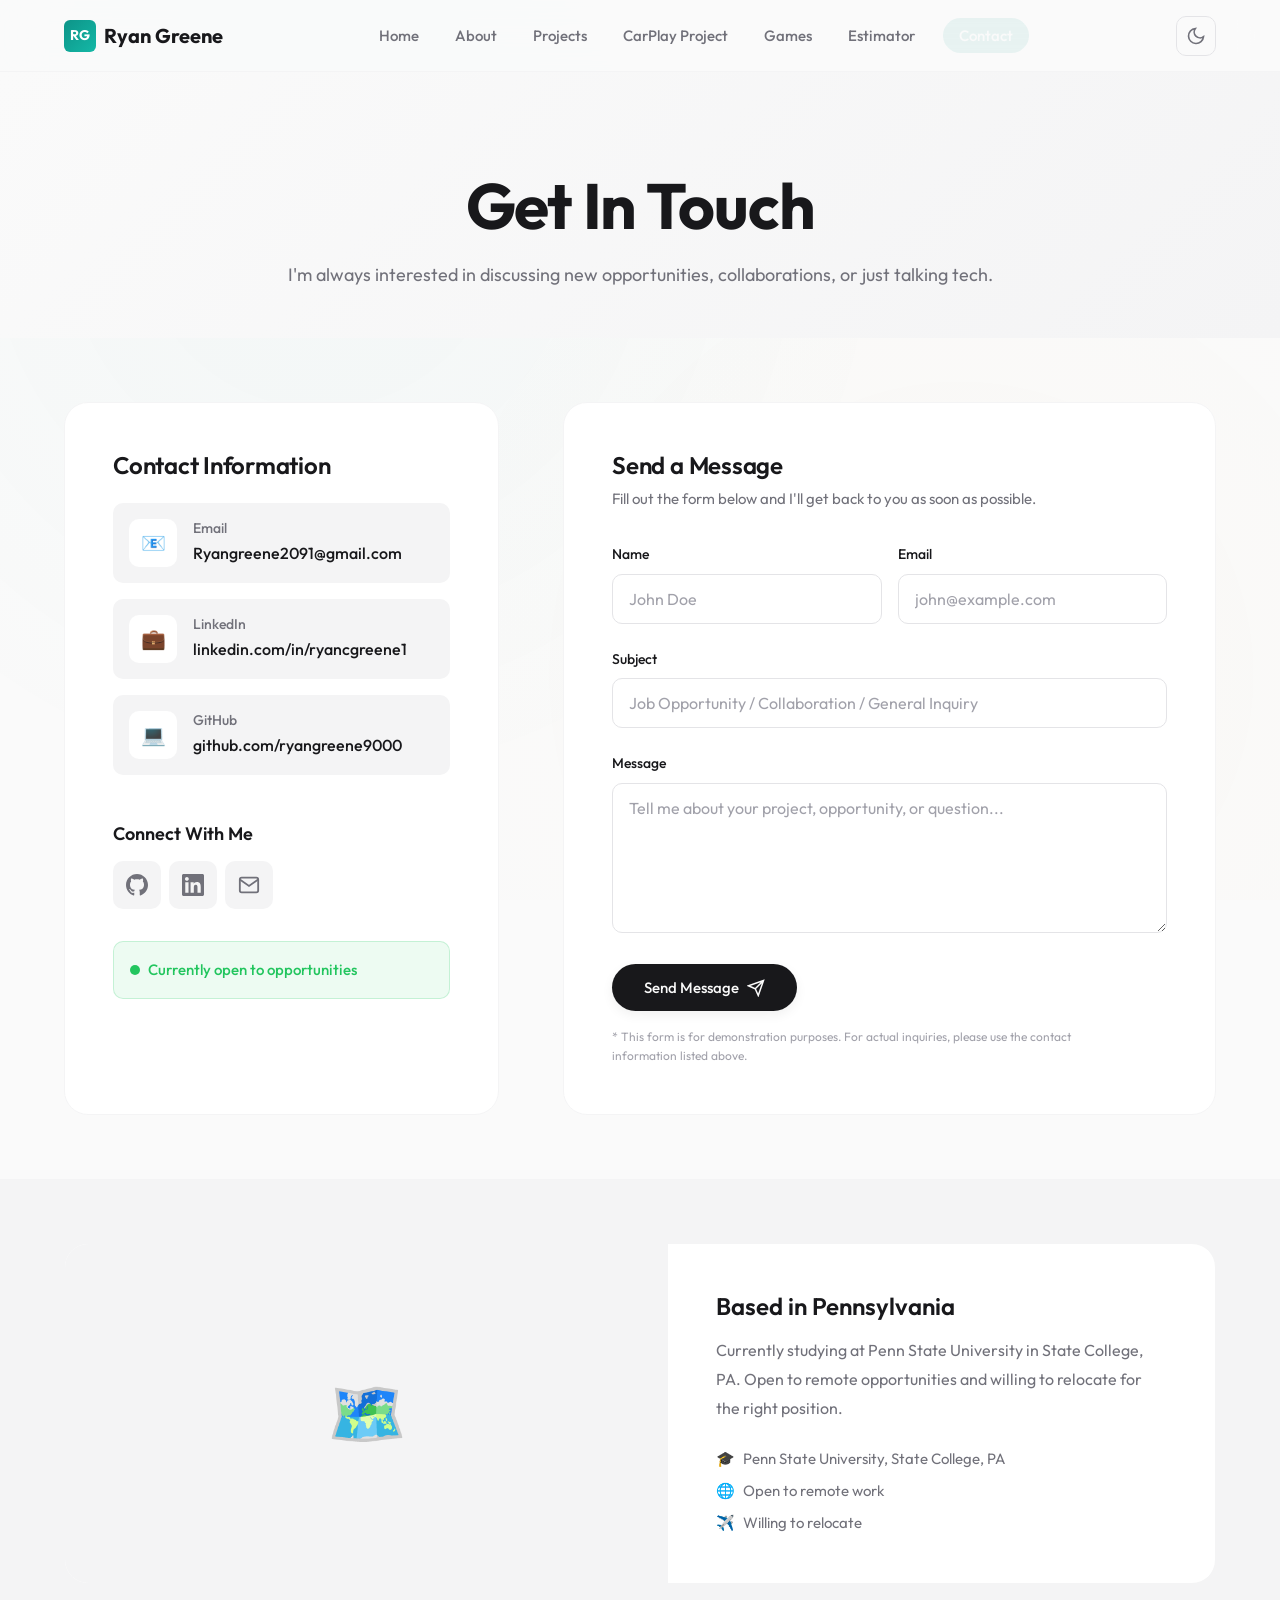
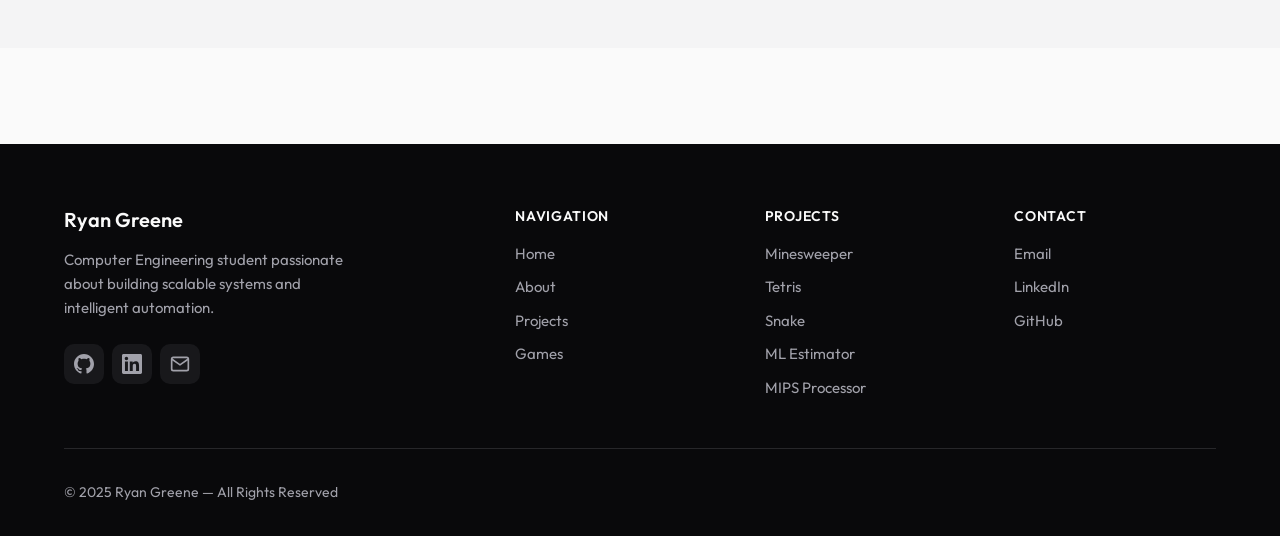
<file: contact.html>
<!DOCTYPE html>
<html lang="en">
<head>
    <meta charset="UTF-8">
    <meta name="viewport" content="width=device-width, initial-scale=1.0">
    <meta name="description" content="Contact Ryan Greene - Software/Data Engineer. Get in touch for opportunities and collaborations.">
    <title>Contact | Ryan Greene</title>
    
    <link rel="icon" type="image/svg+xml" href="/assets/favicon.svg">
    <link rel="stylesheet" href="/styles/global.css">
    
    <style>
        /* Contact Page Specific Styles */
        .contact-hero {
            padding: var(--space-4xl) 0 var(--space-2xl);
            text-align: center;
            background: linear-gradient(135deg, var(--color-bg) 0%, var(--color-bg-alt) 100%);
        }
        
        .contact-hero h1 {
            margin-bottom: var(--space-md);
        }
        
        .contact-hero p {
            font-size: 1.125rem;
            margin: 0 auto;
        }
        
        .contact-section {
            padding: var(--space-3xl) 0;
        }
        
        .contact-grid {
            display: grid;
            grid-template-columns: 1fr 1.5fr;
            gap: var(--space-3xl);
        }
        
        /* Contact Info Card */
        .contact-info {
            background: var(--color-bg-card);
            border-radius: var(--radius-xl);
            border: 1px solid var(--color-border-light);
            padding: var(--space-2xl);
        }
        
        .contact-info h2 {
            font-size: 1.5rem;
            margin-bottom: var(--space-lg);
        }
        
        .contact-list {
            display: flex;
            flex-direction: column;
            gap: var(--space-md);
            margin-bottom: var(--space-2xl);
        }
        
        .contact-item {
            display: flex;
            align-items: center;
            gap: var(--space-md);
            padding: var(--space-md);
            background: var(--color-bg-alt);
            border-radius: var(--radius-md);
            transition: var(--transition-fast);
        }
        
        .contact-item:hover {
            background: rgba(13, 148, 136, 0.08);
        }
        
        .contact-icon {
            width: 48px;
            height: 48px;
            display: flex;
            align-items: center;
            justify-content: center;
            background: var(--color-bg-card);
            border-radius: var(--radius-md);
            font-size: 1.25rem;
            flex-shrink: 0;
        }
        
        .contact-details h4 {
            font-size: 0.875rem;
            color: var(--color-text-muted);
            font-weight: 500;
            margin-bottom: 0.25rem;
        }
        
        .contact-details a,
        .contact-details p {
            font-size: 1rem;
            font-weight: 500;
            color: var(--color-text);
        }
        
        .contact-details a:hover {
            color: var(--color-primary);
        }
        
        /* Social Links */
        .social-section h3 {
            font-size: 1.125rem;
            margin-bottom: var(--space-md);
        }
        
        .social-links {
            display: flex;
            gap: var(--space-sm);
        }
        
        .social-link {
            width: 48px;
            height: 48px;
            display: flex;
            align-items: center;
            justify-content: center;
            background: var(--color-bg-alt);
            border-radius: var(--radius-md);
            color: var(--color-text-muted);
            transition: var(--transition-fast);
        }
        
        .social-link:hover {
            background: var(--color-primary);
            color: white;
            transform: translateY(-2px);
        }
        
        /* Availability Badge */
        .availability {
            display: flex;
            align-items: center;
            gap: var(--space-sm);
            padding: var(--space-md);
            background: rgba(34, 197, 94, 0.08);
            border: 1px solid rgba(34, 197, 94, 0.2);
            border-radius: var(--radius-md);
            margin-top: var(--space-xl);
        }
        
        .availability-dot {
            width: 10px;
            height: 10px;
            background: #22c55e;
            border-radius: 50%;
            animation: pulse 2s infinite;
        }
        
        .availability p {
            font-size: 0.9375rem;
            color: #22c55e;
            font-weight: 500;
        }
        
        /* Contact Form Card */
        .contact-form-card {
            background: var(--color-bg-card);
            border-radius: var(--radius-xl);
            border: 1px solid var(--color-border-light);
            padding: var(--space-2xl);
        }
        
        .contact-form-card h2 {
            font-size: 1.5rem;
            margin-bottom: var(--space-sm);
        }
        
        .contact-form-card > p {
            font-size: 0.9375rem;
            margin-bottom: var(--space-xl);
        }
        
        .contact-form .form-row {
            display: grid;
            grid-template-columns: repeat(2, 1fr);
            gap: var(--space-md);
        }
        
        .contact-form textarea.form-input {
            min-height: 150px;
            resize: vertical;
        }
        
        .contact-form .submit-btn {
            width: auto;
            padding: 0.875rem 2rem;
        }
        
        .form-note {
            font-size: 0.75rem;
            color: var(--color-text-light);
            margin-top: var(--space-md);
        }
        
        /* Map Section */
        .location-section {
            padding: var(--space-3xl) 0;
            background: var(--color-bg-alt);
        }
        
        .location-card {
            background: var(--color-bg-card);
            border-radius: var(--radius-xl);
            border: 1px solid var(--color-border-light);
            overflow: hidden;
            display: grid;
            grid-template-columns: 1fr 1fr;
        }
        
        .location-map {
            aspect-ratio: 16 / 9;
            background: linear-gradient(135deg, var(--color-bg-alt) 0%, var(--color-border-light) 100%);
            display: flex;
            align-items: center;
            justify-content: center;
            font-size: 4rem;
        }
        
        .location-info {
            padding: var(--space-2xl);
            display: flex;
            flex-direction: column;
            justify-content: center;
        }
        
        .location-info h3 {
            font-size: 1.5rem;
            margin-bottom: var(--space-md);
        }
        
        .location-info p {
            font-size: 1rem;
            line-height: 1.8;
            margin-bottom: var(--space-lg);
        }
        
        .location-details {
            display: flex;
            flex-direction: column;
            gap: var(--space-sm);
        }
        
        .location-detail {
            display: flex;
            align-items: center;
            gap: var(--space-sm);
            font-size: 0.9375rem;
            color: var(--color-text-muted);
        }
        
        @media (max-width: 1024px) {
            .contact-grid {
                grid-template-columns: 1fr;
            }
            
            .location-card {
                grid-template-columns: 1fr;
            }
        }
        
        @media (max-width: 768px) {
            .contact-form .form-row {
                grid-template-columns: 1fr;
            }
            
            .social-links {
                justify-content: center;
            }
        }
    </style>
</head>
<body>
    <!-- Navigation -->
    <nav class="navbar" id="navbar">
        <div class="navbar-inner">
            <a href="/" class="navbar-logo">
                <span class="logo-icon">RG</span>
                <span>Ryan Greene</span>
            </a>
            
            <ul class="navbar-nav" id="nav-menu">
                <li><a href="/" class="nav-link">Home</a></li>
                <li><a href="/about.html" class="nav-link">About</a></li>
                <li><a href="/projects.html" class="nav-link">Projects</a></li>
                <li><a href="/carplay.html" class="nav-link">CarPlay Project</a></li>
                <li><a href="/games.html" class="nav-link">Games</a></li>
                <li><a href="/realestate.html" class="nav-link">Estimator</a></li>
                <li><a href="/contact.html" class="nav-link nav-cta active">Contact</a></li>
            </ul>
            
            <button class="theme-toggle" id="theme-toggle" aria-label="Toggle dark mode">
                <svg class="icon-moon" viewBox="0 0 24 24" fill="none" stroke="currentColor" stroke-width="2">
                    <path d="M21 12.79A9 9 0 1 1 11.21 3 7 7 0 0 0 21 12.79z"/>
                </svg>
                <svg class="icon-sun" viewBox="0 0 24 24" fill="none" stroke="currentColor" stroke-width="2">
                    <circle cx="12" cy="12" r="5"/>
                    <path d="M12 1v2M12 21v2M4.22 4.22l1.42 1.42M18.36 18.36l1.42 1.42M1 12h2M21 12h2M4.22 19.78l1.42-1.42M18.36 5.64l1.42-1.42"/>
                </svg>
            </button>
            
            <button class="navbar-toggle" id="nav-toggle" aria-label="Toggle navigation">
                <span></span>
                <span></span>
                <span></span>
            </button>
        </div>
    </nav>

    <!-- Main Content -->
    <main>
        <!-- Hero -->
        <section class="contact-hero">
            <div class="container">
                <h1>Get In Touch</h1>
                <p>I'm always interested in discussing new opportunities, collaborations, or just talking tech.</p>
            </div>
        </section>

        <!-- Contact Section -->
        <section class="contact-section">
            <div class="container">
                <div class="contact-grid">
                    
                    <!-- Contact Info -->
                    <div class="contact-info reveal">
                        <h2>Contact Information</h2>
                        
                        <!-- Phone contact removed intentionally for privacy -->
                        <div class="contact-list">
                            <a href="mailto:Ryangreene2091@gmail.com" class="contact-item">
                                <div class="contact-icon">📧</div>
                                <div class="contact-details">
                                    <h4>Email</h4>
                                    <p>Ryangreene2091@gmail.com</p>
                                </div>
                            </a>
                            
                            <a href="https://www.linkedin.com/in/ryancgreene1" target="_blank" class="contact-item">
                                <div class="contact-icon">💼</div>
                                <div class="contact-details">
                                    <h4>LinkedIn</h4>
                                    <p>linkedin.com/in/ryancgreene1</p>
                                </div>
                            </a>
                            
                            <a href="https://github.com/ryangreene9000" target="_blank" class="contact-item">
                                <div class="contact-icon">💻</div>
                                <div class="contact-details">
                                    <h4>GitHub</h4>
                                    <p>github.com/ryangreene9000</p>
                                </div>
                            </a>
                        </div>
                        
                        <div class="social-section">
                            <h3>Connect With Me</h3>
                            <div class="social-links">
                                <a href="https://github.com/ryangreene9000" target="_blank" class="social-link" aria-label="GitHub">
                                    <svg width="22" height="22" viewBox="0 0 24 24" fill="currentColor">
                                        <path d="M12 0c-6.626 0-12 5.373-12 12 0 5.302 3.438 9.8 8.207 11.387.599.111.793-.261.793-.577v-2.234c-3.338.726-4.033-1.416-4.033-1.416-.546-1.387-1.333-1.756-1.333-1.756-1.089-.745.083-.729.083-.729 1.205.084 1.839 1.237 1.839 1.237 1.07 1.834 2.807 1.304 3.492.997.107-.775.418-1.305.762-1.604-2.665-.305-5.467-1.334-5.467-5.931 0-1.311.469-2.381 1.236-3.221-.124-.303-.535-1.524.117-3.176 0 0 1.008-.322 3.301 1.23.957-.266 1.983-.399 3.003-.404 1.02.005 2.047.138 3.006.404 2.291-1.552 3.297-1.23 3.297-1.23.653 1.653.242 2.874.118 3.176.77.84 1.235 1.911 1.235 3.221 0 4.609-2.807 5.624-5.479 5.921.43.372.823 1.102.823 2.222v3.293c0 .319.192.694.801.576 4.765-1.589 8.199-6.086 8.199-11.386 0-6.627-5.373-12-12-12z"/>
                                    </svg>
                                </a>
                                <a href="https://www.linkedin.com/in/ryancgreene1" target="_blank" class="social-link" aria-label="LinkedIn">
                                    <svg width="22" height="22" viewBox="0 0 24 24" fill="currentColor">
                                        <path d="M20.447 20.452h-3.554v-5.569c0-1.328-.027-3.037-1.852-3.037-1.853 0-2.136 1.445-2.136 2.939v5.667H9.351V9h3.414v1.561h.046c.477-.9 1.637-1.85 3.37-1.85 3.601 0 4.267 2.37 4.267 5.455v6.286zM5.337 7.433c-1.144 0-2.063-.926-2.063-2.065 0-1.138.92-2.063 2.063-2.063 1.14 0 2.064.925 2.064 2.063 0 1.139-.925 2.065-2.064 2.065zm1.782 13.019H3.555V9h3.564v11.452zM22.225 0H1.771C.792 0 0 .774 0 1.729v20.542C0 23.227.792 24 1.771 24h20.451C23.2 24 24 23.227 24 22.271V1.729C24 .774 23.2 0 22.222 0h.003z"/>
                                    </svg>
                                </a>
                                <a href="mailto:Ryangreene2091@gmail.com" class="social-link" aria-label="Email">
                                    <svg width="22" height="22" viewBox="0 0 24 24" fill="none" stroke="currentColor" stroke-width="2">
                                        <path d="M4 4h16c1.1 0 2 .9 2 2v12c0 1.1-.9 2-2 2H4c-1.1 0-2-.9-2-2V6c0-1.1.9-2 2-2z"/>
                                        <polyline points="22,6 12,13 2,6"/>
                                    </svg>
                                </a>
                            </div>
                        </div>
                        
                        <div class="availability">
                            <span class="availability-dot"></span>
                            <p>Currently open to opportunities</p>
                        </div>
                    </div>
                    
                    <!-- Contact Form -->
                    <div class="contact-form-card reveal">
                        <h2>Send a Message</h2>
                        <p>Fill out the form below and I'll get back to you as soon as possible.</p>
                        
                        <form class="contact-form" id="contact-form">
                            <div class="form-row">
                                <div class="form-group">
                                    <label for="name" class="form-label">Name</label>
                                    <input type="text" id="name" name="name" class="form-input" placeholder="John Doe" required>
                                </div>
                                
                                <div class="form-group">
                                    <label for="email" class="form-label">Email</label>
                                    <input type="email" id="email" name="email" class="form-input" placeholder="john@example.com" required>
                                </div>
                            </div>
                            
                            <div class="form-group">
                                <label for="subject" class="form-label">Subject</label>
                                <input type="text" id="subject" name="subject" class="form-input" placeholder="Job Opportunity / Collaboration / General Inquiry">
                            </div>
                            
                            <div class="form-group">
                                <label for="message" class="form-label">Message</label>
                                <textarea id="message" name="message" class="form-input" placeholder="Tell me about your project, opportunity, or question..." required></textarea>
                            </div>
                            
                            <button type="submit" class="btn btn-primary submit-btn">
                                Send Message
                                <svg width="18" height="18" viewBox="0 0 24 24" fill="none" stroke="currentColor" stroke-width="2">
                                    <path d="M22 2L11 13M22 2l-7 20-4-9-9-4 20-7z"/>
                                </svg>
                            </button>
                            
                            <p class="form-note">
                                * This form is for demonstration purposes. For actual inquiries, please use the contact information listed above.
                            </p>
                        </form>
                    </div>
                    
                </div>
            </div>
        </section>

        <!-- Location Section -->
        <section class="location-section">
            <div class="container">
                <div class="location-card reveal">
                    <div class="location-map">
                        🗺️
                    </div>
                    <div class="location-info">
                        <h3>Based in Pennsylvania</h3>
                        <p>
                            Currently studying at Penn State University in State College, PA. 
                            Open to remote opportunities and willing to relocate for the right position.
                        </p>
                        <div class="location-details">
                            <div class="location-detail">
                                <span>🎓</span>
                                <span>Penn State University, State College, PA</span>
                            </div>
                            <div class="location-detail">
                                <span>🌐</span>
                                <span>Open to remote work</span>
                            </div>
                            <div class="location-detail">
                                <span>✈️</span>
                                <span>Willing to relocate</span>
                            </div>
                        </div>
                    </div>
                </div>
            </div>
        </section>
    </main>

    <!-- Footer -->
    <footer class="footer">
        <div class="container">
            <div class="footer-inner">
                <div class="footer-brand">
                    <h3>Ryan Greene</h3>
                    <p>Computer Engineering student passionate about building scalable systems and intelligent automation.</p>
                    <div class="footer-social">
                        <a href="https://github.com/ryangreene9000" target="_blank" rel="noopener" aria-label="GitHub">
                            <svg width="20" height="20" viewBox="0 0 24 24" fill="currentColor">
                                <path d="M12 0c-6.626 0-12 5.373-12 12 0 5.302 3.438 9.8 8.207 11.387.599.111.793-.261.793-.577v-2.234c-3.338.726-4.033-1.416-4.033-1.416-.546-1.387-1.333-1.756-1.333-1.756-1.089-.745.083-.729.083-.729 1.205.084 1.839 1.237 1.839 1.237 1.07 1.834 2.807 1.304 3.492.997.107-.775.418-1.305.762-1.604-2.665-.305-5.467-1.334-5.467-5.931 0-1.311.469-2.381 1.236-3.221-.124-.303-.535-1.524.117-3.176 0 0 1.008-.322 3.301 1.23.957-.266 1.983-.399 3.003-.404 1.02.005 2.047.138 3.006.404 2.291-1.552 3.297-1.23 3.297-1.23.653 1.653.242 2.874.118 3.176.77.84 1.235 1.911 1.235 3.221 0 4.609-2.807 5.624-5.479 5.921.43.372.823 1.102.823 2.222v3.293c0 .319.192.694.801.576 4.765-1.589 8.199-6.086 8.199-11.386 0-6.627-5.373-12-12-12z"/>
                            </svg>
                        </a>
                        <a href="https://www.linkedin.com/in/ryancgreene1" target="_blank" rel="noopener" aria-label="LinkedIn">
                            <svg width="20" height="20" viewBox="0 0 24 24" fill="currentColor">
                                <path d="M20.447 20.452h-3.554v-5.569c0-1.328-.027-3.037-1.852-3.037-1.853 0-2.136 1.445-2.136 2.939v5.667H9.351V9h3.414v1.561h.046c.477-.9 1.637-1.85 3.37-1.85 3.601 0 4.267 2.37 4.267 5.455v6.286zM5.337 7.433c-1.144 0-2.063-.926-2.063-2.065 0-1.138.92-2.063 2.063-2.063 1.14 0 2.064.925 2.064 2.063 0 1.139-.925 2.065-2.064 2.065zm1.782 13.019H3.555V9h3.564v11.452zM22.225 0H1.771C.792 0 0 .774 0 1.729v20.542C0 23.227.792 24 1.771 24h20.451C23.2 24 24 23.227 24 22.271V1.729C24 .774 23.2 0 22.222 0h.003z"/>
                            </svg>
                        </a>
                        <a href="mailto:Ryangreene2091@gmail.com" aria-label="Email">
                            <svg width="20" height="20" viewBox="0 0 24 24" fill="none" stroke="currentColor" stroke-width="2">
                                <path d="M4 4h16c1.1 0 2 .9 2 2v12c0 1.1-.9 2-2 2H4c-1.1 0-2-.9-2-2V6c0-1.1.9-2 2-2z"/>
                                <polyline points="22,6 12,13 2,6"/>
                            </svg>
                        </a>
                    </div>
                </div>
                
                <div class="footer-column">
                    <h4>Navigation</h4>
                    <ul>
                        <li><a href="/">Home</a></li>
                        <li><a href="/about.html">About</a></li>
                        <li><a href="/projects.html">Projects</a></li>
                        <li><a href="/games.html">Games</a></li>
                    </ul>
                </div>
                
                <div class="footer-column">
                    <h4>Projects</h4>
                    <ul>
                        <li><a href="/games/minesweeper/">Minesweeper</a></li>
                        <li><a href="/games/tetris/">Tetris</a></li>
                        <li><a href="/games/snake/">Snake</a></li>
                        <li><a href="/realestate.html">ML Estimator</a></li>
                        <li><a href="/projects.html#mips">MIPS Processor</a></li>
                    </ul>
                </div>
                
                <div class="footer-column">
                    <h4>Contact</h4>
                    <ul>
                        <li><a href="mailto:Ryangreene2091@gmail.com">Email</a></li>
                        <li><a href="https://www.linkedin.com/in/ryancgreene1" target="_blank">LinkedIn</a></li>
                        <li><a href="https://github.com/ryangreene9000" target="_blank">GitHub</a></li>
                        <!-- Phone number removed for privacy reasons -->
                    </ul>
                </div>
            </div>
            
            <div class="footer-bottom">
                <p class="footer-copyright">© 2025 Ryan Greene — All Rights Reserved</p>
            </div>
        </div>
    </footer>

    <script src="/scripts/main.js"></script>
    <script>
        // Contact form handling (demonstration only)
        document.getElementById('contact-form').addEventListener('submit', function(e) {
            e.preventDefault();
            alert('Thank you for your message! This form is for demonstration purposes. Please contact me directly via email at Ryangreene2091@gmail.com');
        });
    </script>
</body>
</html>
</file>
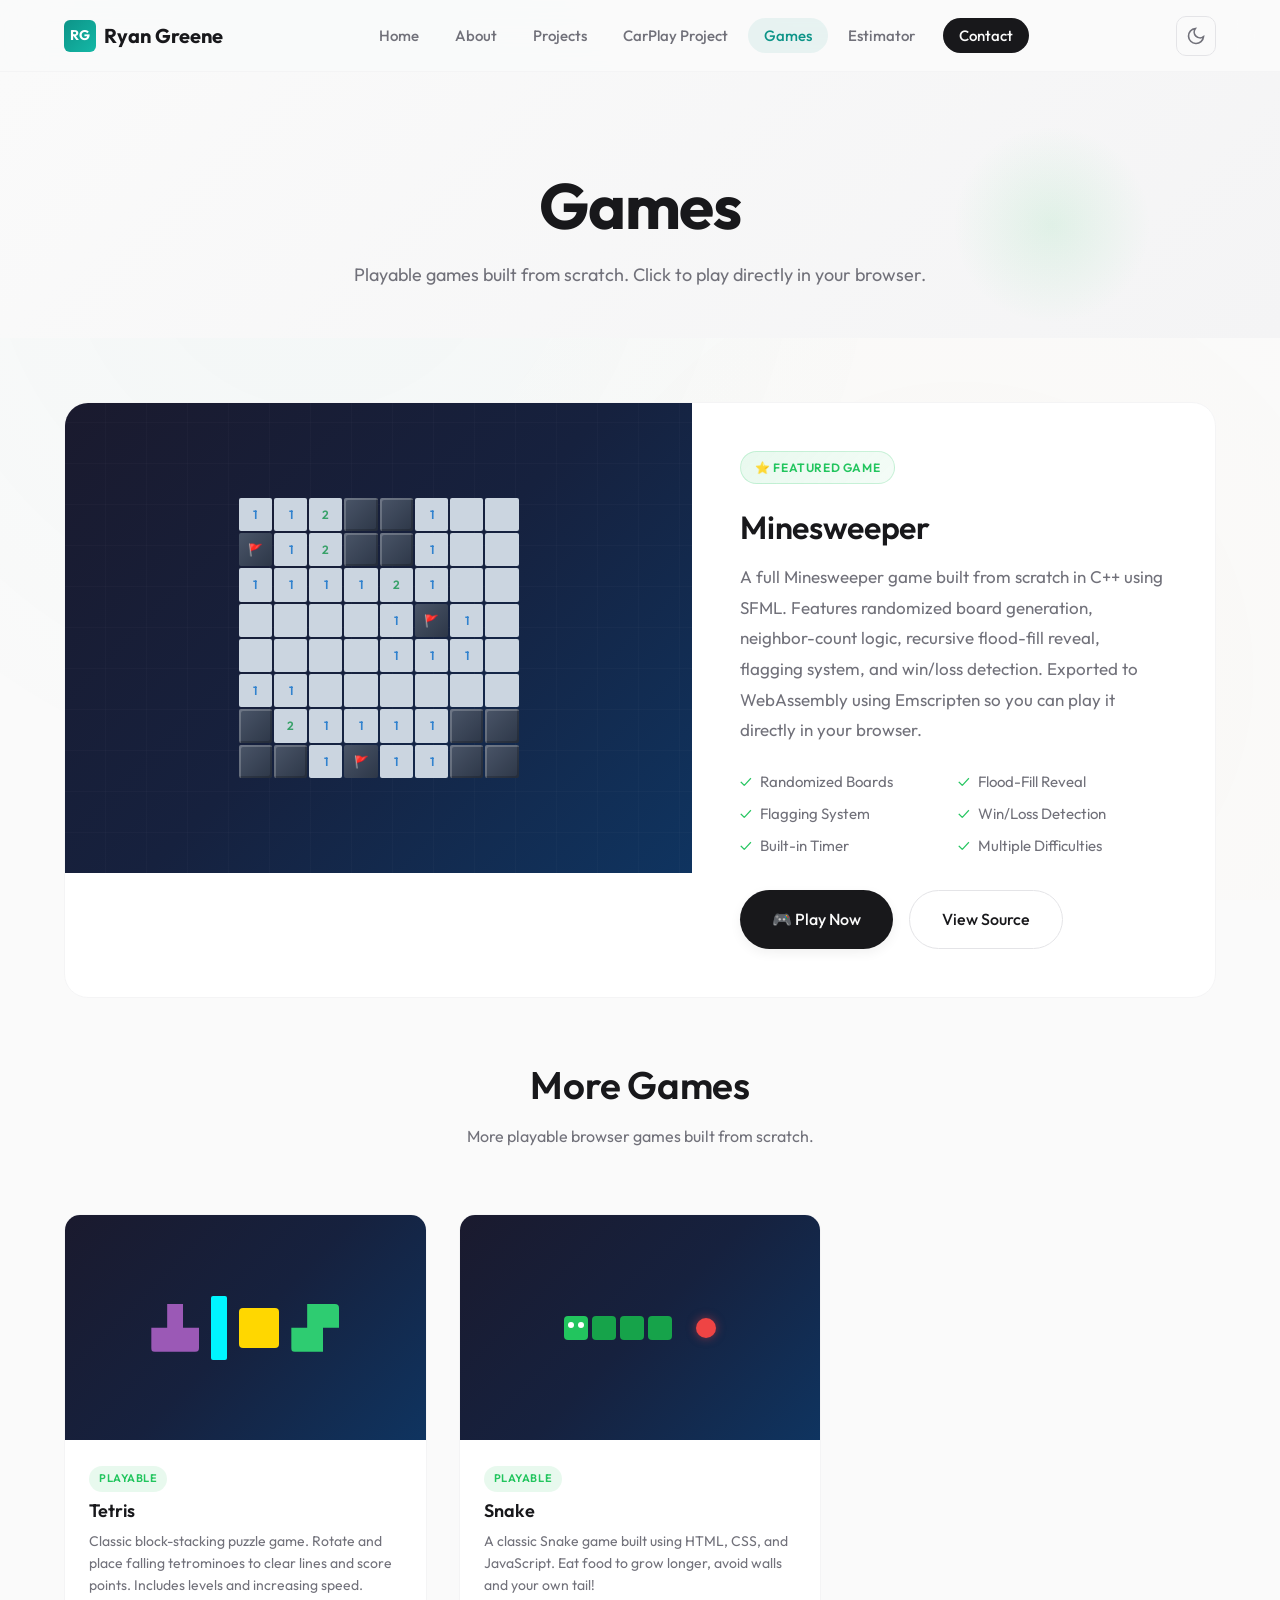
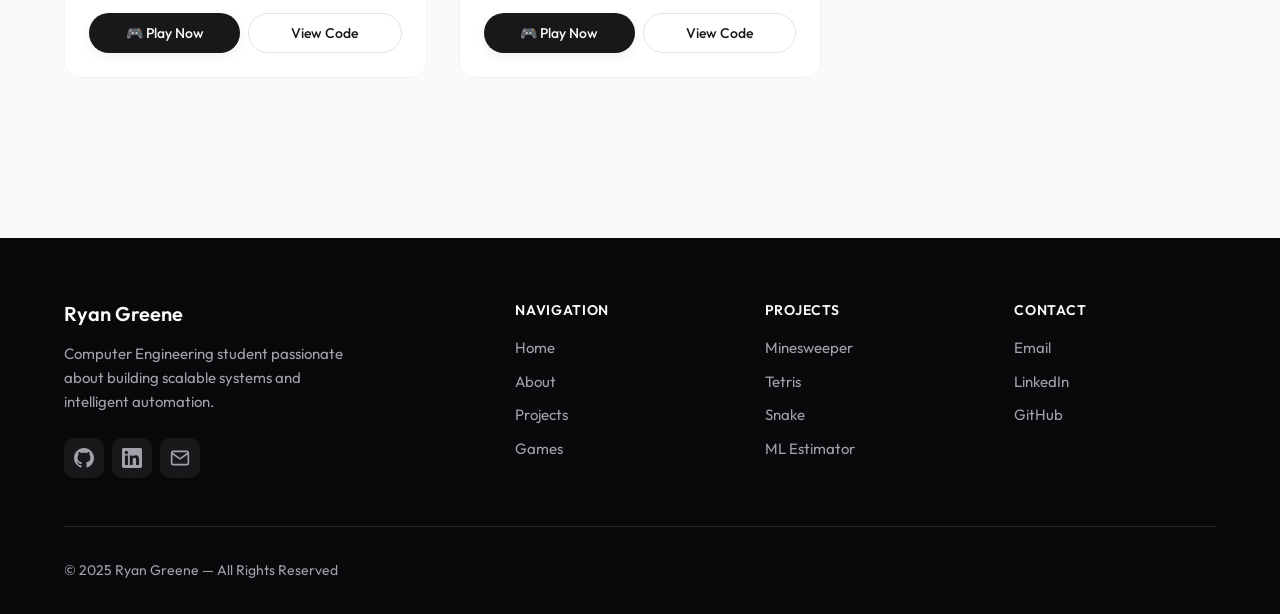
<file: games.html>
<!DOCTYPE html>
<html lang="en">
<head>
    <meta charset="UTF-8">
    <meta name="viewport" content="width=device-width, initial-scale=1.0">
    <meta name="description" content="Games by Ryan Greene - Play Minesweeper and other games built from scratch.">
    <title>Games | Ryan Greene</title>
    
    <link rel="icon" type="image/svg+xml" href="/assets/favicon.svg">
    <link rel="stylesheet" href="/styles/global.css">
    
    <style>
        /* Games Page Specific Styles */
        .games-hero {
            padding: var(--space-4xl) 0 var(--space-2xl);
            text-align: center;
            background: linear-gradient(135deg, var(--color-bg) 0%, var(--color-bg-alt) 100%);
            position: relative;
            overflow: hidden;
        }
        
        .games-hero::before {
            content: '';
            position: absolute;
            top: 20%;
            right: 10%;
            width: 200px;
            height: 200px;
            background: radial-gradient(circle, rgba(34, 197, 94, 0.1) 0%, transparent 70%);
            pointer-events: none;
        }
        
        .games-hero h1 {
            margin-bottom: var(--space-md);
        }
        
        .games-hero p {
            font-size: 1.125rem;
            margin: 0 auto;
        }
        
        .games-section {
            padding: var(--space-3xl) 0;
        }
        
        /* Featured Game Card */
        .featured-game {
            background: var(--color-bg-card);
            border-radius: var(--radius-xl);
            border: 1px solid var(--color-border-light);
            overflow: hidden;
            margin-bottom: var(--space-3xl);
            transition: var(--transition-base);
        }
        
        .featured-game:hover {
            box-shadow: var(--shadow-xl);
            border-color: transparent;
        }
        
        .featured-game-inner {
            display: grid;
            grid-template-columns: 1.2fr 1fr;
        }
        
        .featured-game-image {
            aspect-ratio: 4 / 3;
            background: linear-gradient(135deg, #1a1a2e 0%, #16213e 50%, #0f3460 100%);
            display: flex;
            align-items: center;
            justify-content: center;
            position: relative;
            overflow: hidden;
        }
        
        .featured-game-image::before {
            content: '';
            position: absolute;
            inset: 0;
            background: 
                repeating-linear-gradient(
                    0deg,
                    transparent,
                    transparent 40px,
                    rgba(255, 255, 255, 0.02) 40px,
                    rgba(255, 255, 255, 0.02) 41px
                ),
                repeating-linear-gradient(
                    90deg,
                    transparent,
                    transparent 40px,
                    rgba(255, 255, 255, 0.02) 40px,
                    rgba(255, 255, 255, 0.02) 41px
                );
        }
        
        .game-preview {
            display: grid;
            grid-template-columns: repeat(8, 1fr);
            gap: 2px;
            width: 280px;
            position: relative;
            z-index: 1;
        }
        
        .game-cell {
            aspect-ratio: 1;
            border-radius: 2px;
            font-size: 0.75rem;
            display: flex;
            align-items: center;
            justify-content: center;
            font-weight: 600;
        }
        
        .cell-hidden {
            background: linear-gradient(135deg, #4a5568 0%, #2d3748 100%);
            box-shadow: inset 2px 2px 0 rgba(255, 255, 255, 0.2), inset -2px -2px 0 rgba(0, 0, 0, 0.2);
        }
        
        .cell-revealed {
            background: #cbd5e0;
            color: #2d3748;
        }
        
        .cell-mine {
            background: #e53e3e;
            color: white;
        }
        
        .cell-flag {
            background: linear-gradient(135deg, #4a5568 0%, #2d3748 100%);
            color: #f6e05e;
        }
        
        .cell-1 { color: #3182ce; }
        .cell-2 { color: #38a169; }
        .cell-3 { color: #e53e3e; }
        
        .featured-game-content {
            padding: var(--space-2xl);
            display: flex;
            flex-direction: column;
            justify-content: center;
        }
        
        .featured-badge {
            display: inline-flex;
            align-items: center;
            gap: var(--space-sm);
            padding: 0.375rem 0.875rem;
            background: linear-gradient(135deg, rgba(34, 197, 94, 0.1) 0%, rgba(34, 197, 94, 0.05) 100%);
            border: 1px solid rgba(34, 197, 94, 0.2);
            color: #22c55e;
            font-size: 0.75rem;
            font-weight: 600;
            text-transform: uppercase;
            letter-spacing: 0.05em;
            border-radius: var(--radius-full);
            margin-bottom: var(--space-lg);
            width: fit-content;
        }
        
        .featured-game-title {
            font-size: 2rem;
            margin-bottom: var(--space-md);
        }
        
        .featured-game-description {
            font-size: 1.0625rem;
            color: var(--color-text-muted);
            line-height: 1.8;
            margin-bottom: var(--space-lg);
        }
        
        .game-features {
            display: grid;
            grid-template-columns: repeat(2, 1fr);
            gap: var(--space-sm);
            margin-bottom: var(--space-xl);
        }
        
        .game-feature {
            display: flex;
            align-items: center;
            gap: var(--space-sm);
            font-size: 0.9375rem;
            color: var(--color-text-muted);
        }
        
        .game-feature .icon {
            color: #22c55e;
        }
        
        .featured-game-actions {
            display: flex;
            gap: var(--space-md);
        }
        
        /* Game Grid */
        .games-grid {
            display: grid;
            grid-template-columns: repeat(3, 1fr);
            gap: var(--space-xl);
        }
        
        .game-card {
            background: var(--color-bg-card);
            border-radius: var(--radius-lg);
            border: 1px solid var(--color-border-light);
            overflow: hidden;
            transition: var(--transition-base);
        }
        
        .game-card:hover {
            border-color: transparent;
            box-shadow: var(--shadow-lg);
            transform: translateY(-4px);
        }
        
        .game-card-image {
            aspect-ratio: 16 / 10;
            background: linear-gradient(135deg, var(--color-bg-alt) 0%, var(--color-border-light) 100%);
            display: flex;
            align-items: center;
            justify-content: center;
        }
        
        .game-card-image .placeholder-icon {
            font-size: 3rem;
            opacity: 0.5;
        }
        
        .game-card-content {
            padding: var(--space-lg);
        }
        
        .game-card-status {
            display: inline-flex;
            padding: 0.25rem 0.625rem;
            font-size: 0.6875rem;
            font-weight: 600;
            text-transform: uppercase;
            letter-spacing: 0.05em;
            border-radius: var(--radius-full);
            margin-bottom: var(--space-sm);
        }
        
        .status-coming-soon {
            background: rgba(245, 158, 11, 0.1);
            color: var(--color-accent);
        }
        
        .status-in-development {
            background: rgba(59, 130, 246, 0.1);
            color: #3b82f6;
        }
        
        .status-playable {
            background: rgba(34, 197, 94, 0.1);
            color: #22c55e;
        }
        
        /* Tetris Preview */
        .tetris-preview {
            display: flex;
            gap: 12px;
            flex-wrap: wrap;
            justify-content: center;
            align-items: center;
        }
        
        .tetris-piece {
            width: 48px;
            height: 48px;
            border-radius: 4px;
            position: relative;
        }
        
        .piece-t {
            background: #9b59b6;
            clip-path: polygon(33% 0%, 66% 0%, 66% 50%, 100% 50%, 100% 100%, 0% 100%, 0% 50%, 33% 50%);
        }
        
        .piece-i {
            background: #00f5ff;
            width: 16px;
            height: 64px;
            border-radius: 2px;
        }
        
        .piece-o {
            background: #ffd700;
            width: 40px;
            height: 40px;
        }
        
        .piece-s {
            background: #2ecc71;
            clip-path: polygon(33% 0%, 100% 0%, 100% 50%, 66% 50%, 66% 100%, 0% 100%, 0% 50%, 33% 50%);
        }
        
        /* Game Card Actions */
        .game-card-actions {
            margin-top: var(--space-md);
            display: flex;
            gap: var(--space-sm);
            flex-wrap: wrap;
        }
        
        .game-card-actions .btn {
            flex: 1;
            min-width: fit-content;
        }
        
        /* Snake Preview */
        .snake-preview {
            display: flex;
            gap: 4px;
            align-items: center;
            justify-content: center;
            position: relative;
        }
        
        .snake-segment {
            width: 24px;
            height: 24px;
            background: #16a34a;
            border-radius: 4px;
        }
        
        .snake-segment.snake-head {
            background: #22c55e;
            position: relative;
        }
        
        .snake-segment.snake-head::before,
        .snake-segment.snake-head::after {
            content: '';
            position: absolute;
            width: 6px;
            height: 6px;
            background: white;
            border-radius: 50%;
            top: 6px;
        }
        
        .snake-segment.snake-head::before {
            left: 4px;
        }
        
        .snake-segment.snake-head::after {
            right: 4px;
        }
        
        .snake-food {
            width: 20px;
            height: 20px;
            background: #ef4444;
            border-radius: 50%;
            margin-left: 20px;
            box-shadow: 0 0 10px rgba(239, 68, 68, 0.5);
        }
        
        .game-card-title {
            font-size: 1.125rem;
            margin-bottom: var(--space-sm);
        }
        
        .game-card-description {
            font-size: 0.875rem;
            color: var(--color-text-muted);
            line-height: 1.6;
        }
        
        @media (max-width: 1024px) {
            .featured-game-inner {
                grid-template-columns: 1fr;
            }
            
            .featured-game-image {
                aspect-ratio: 16 / 9;
            }
            
            .games-grid {
                grid-template-columns: repeat(2, 1fr);
            }
        }
        
        @media (max-width: 768px) {
            .games-grid {
                grid-template-columns: 1fr;
            }
            
            .game-features {
                grid-template-columns: 1fr;
            }
            
            .featured-game-actions {
                flex-direction: column;
            }
            
            .featured-game-actions .btn {
                width: 100%;
            }
        }
    </style>
</head>
<body>
    <!-- Navigation -->
    <nav class="navbar" id="navbar">
        <div class="navbar-inner">
            <a href="/" class="navbar-logo">
                <span class="logo-icon">RG</span>
                <span>Ryan Greene</span>
            </a>
            
            <ul class="navbar-nav" id="nav-menu">
                <li><a href="/" class="nav-link">Home</a></li>
                <li><a href="/about.html" class="nav-link">About</a></li>
                <li><a href="/projects.html" class="nav-link">Projects</a></li>
                <li><a href="/carplay.html" class="nav-link">CarPlay Project</a></li>
                <li><a href="/games.html" class="nav-link active">Games</a></li>
                <li><a href="/realestate.html" class="nav-link">Estimator</a></li>
                <li><a href="/contact.html" class="nav-link nav-cta">Contact</a></li>
            </ul>
            
            <button class="theme-toggle" id="theme-toggle" aria-label="Toggle dark mode">
                <svg class="icon-moon" viewBox="0 0 24 24" fill="none" stroke="currentColor" stroke-width="2">
                    <path d="M21 12.79A9 9 0 1 1 11.21 3 7 7 0 0 0 21 12.79z"/>
                </svg>
                <svg class="icon-sun" viewBox="0 0 24 24" fill="none" stroke="currentColor" stroke-width="2">
                    <circle cx="12" cy="12" r="5"/>
                    <path d="M12 1v2M12 21v2M4.22 4.22l1.42 1.42M18.36 18.36l1.42 1.42M1 12h2M21 12h2M4.22 19.78l1.42-1.42M18.36 5.64l1.42-1.42"/>
                </svg>
            </button>
            
            <button class="navbar-toggle" id="nav-toggle" aria-label="Toggle navigation">
                <span></span>
                <span></span>
                <span></span>
            </button>
        </div>
    </nav>

    <!-- Main Content -->
    <main>
        <!-- Hero -->
        <section class="games-hero">
            <div class="container">
                <h1>Games</h1>
                <p>Playable games built from scratch. Click to play directly in your browser.</p>
            </div>
        </section>

        <!-- Games Section -->
        <section class="games-section">
            <div class="container">
                
                <!-- Featured Game: Minesweeper -->
                <article class="featured-game reveal">
                    <div class="featured-game-inner">
                        <div class="featured-game-image">
                            <div class="game-preview">
                                <!-- Row 1 -->
                                <div class="game-cell cell-revealed cell-1">1</div>
                                <div class="game-cell cell-revealed cell-1">1</div>
                                <div class="game-cell cell-revealed cell-2">2</div>
                                <div class="game-cell cell-hidden"></div>
                                <div class="game-cell cell-hidden"></div>
                                <div class="game-cell cell-revealed cell-1">1</div>
                                <div class="game-cell cell-revealed"></div>
                                <div class="game-cell cell-revealed"></div>
                                <!-- Row 2 -->
                                <div class="game-cell cell-flag">🚩</div>
                                <div class="game-cell cell-revealed cell-1">1</div>
                                <div class="game-cell cell-revealed cell-2">2</div>
                                <div class="game-cell cell-hidden"></div>
                                <div class="game-cell cell-hidden"></div>
                                <div class="game-cell cell-revealed cell-1">1</div>
                                <div class="game-cell cell-revealed"></div>
                                <div class="game-cell cell-revealed"></div>
                                <!-- Row 3 -->
                                <div class="game-cell cell-revealed cell-1">1</div>
                                <div class="game-cell cell-revealed cell-1">1</div>
                                <div class="game-cell cell-revealed cell-1">1</div>
                                <div class="game-cell cell-revealed cell-1">1</div>
                                <div class="game-cell cell-revealed cell-2">2</div>
                                <div class="game-cell cell-revealed cell-1">1</div>
                                <div class="game-cell cell-revealed"></div>
                                <div class="game-cell cell-revealed"></div>
                                <!-- Row 4 -->
                                <div class="game-cell cell-revealed"></div>
                                <div class="game-cell cell-revealed"></div>
                                <div class="game-cell cell-revealed"></div>
                                <div class="game-cell cell-revealed"></div>
                                <div class="game-cell cell-revealed cell-1">1</div>
                                <div class="game-cell cell-flag">🚩</div>
                                <div class="game-cell cell-revealed cell-1">1</div>
                                <div class="game-cell cell-revealed"></div>
                                <!-- Row 5 -->
                                <div class="game-cell cell-revealed"></div>
                                <div class="game-cell cell-revealed"></div>
                                <div class="game-cell cell-revealed"></div>
                                <div class="game-cell cell-revealed"></div>
                                <div class="game-cell cell-revealed cell-1">1</div>
                                <div class="game-cell cell-revealed cell-1">1</div>
                                <div class="game-cell cell-revealed cell-1">1</div>
                                <div class="game-cell cell-revealed"></div>
                                <!-- Row 6 -->
                                <div class="game-cell cell-revealed cell-1">1</div>
                                <div class="game-cell cell-revealed cell-1">1</div>
                                <div class="game-cell cell-revealed"></div>
                                <div class="game-cell cell-revealed"></div>
                                <div class="game-cell cell-revealed"></div>
                                <div class="game-cell cell-revealed"></div>
                                <div class="game-cell cell-revealed"></div>
                                <div class="game-cell cell-revealed"></div>
                                <!-- Row 7 -->
                                <div class="game-cell cell-hidden"></div>
                                <div class="game-cell cell-revealed cell-2">2</div>
                                <div class="game-cell cell-revealed cell-1">1</div>
                                <div class="game-cell cell-revealed cell-1">1</div>
                                <div class="game-cell cell-revealed cell-1">1</div>
                                <div class="game-cell cell-revealed cell-1">1</div>
                                <div class="game-cell cell-hidden"></div>
                                <div class="game-cell cell-hidden"></div>
                                <!-- Row 8 -->
                                <div class="game-cell cell-hidden"></div>
                                <div class="game-cell cell-hidden"></div>
                                <div class="game-cell cell-revealed cell-1">1</div>
                                <div class="game-cell cell-flag">🚩</div>
                                <div class="game-cell cell-revealed cell-1">1</div>
                                <div class="game-cell cell-revealed cell-1">1</div>
                                <div class="game-cell cell-hidden"></div>
                                <div class="game-cell cell-hidden"></div>
                            </div>
                        </div>
                        
                        <div class="featured-game-content">
                            <span class="featured-badge">
                                ⭐ Featured Game
                            </span>
                            
                            <h2 class="featured-game-title">Minesweeper</h2>
                            
                            <p class="featured-game-description">
                                A full Minesweeper game built from scratch in C++ using SFML. Features 
                                randomized board generation, neighbor-count logic, recursive flood-fill 
                                reveal, flagging system, and win/loss detection. Exported to WebAssembly 
                                using Emscripten so you can play it directly in your browser.
                            </p>
                            
                            <div class="game-features">
                                <div class="game-feature">
                                    <span class="icon">✓</span>
                                    <span>Randomized Boards</span>
                                </div>
                                <div class="game-feature">
                                    <span class="icon">✓</span>
                                    <span>Flood-Fill Reveal</span>
                                </div>
                                <div class="game-feature">
                                    <span class="icon">✓</span>
                                    <span>Flagging System</span>
                                </div>
                                <div class="game-feature">
                                    <span class="icon">✓</span>
                                    <span>Win/Loss Detection</span>
                                </div>
                                <div class="game-feature">
                                    <span class="icon">✓</span>
                                    <span>Built-in Timer</span>
                                </div>
                                <div class="game-feature">
                                    <span class="icon">✓</span>
                                    <span>Multiple Difficulties</span>
                                </div>
                            </div>
                            
                            <div class="featured-game-actions">
                                <a href="/games/minesweeper/" class="btn btn-primary btn-lg">
                                    🎮 Play Now
                                </a>
                                <a href="https://github.com/ryangreene9000" class="btn btn-secondary btn-lg" target="_blank">
                                    View Source
                                </a>
                            </div>
                        </div>
                    </div>
                </article>

                <!-- More Playable Games -->
                <div class="section-header">
                    <h2>More Games</h2>
                    <p>More playable browser games built from scratch.</p>
                </div>
                
                <div class="games-grid">
                    <!-- Tetris - Playable -->
                    <article class="game-card reveal">
                        <div class="game-card-image" style="background: linear-gradient(135deg, #1a1a2e 0%, #16213e 50%, #0f3460 100%);">
                            <div class="tetris-preview">
                                <div class="tetris-piece piece-t"></div>
                                <div class="tetris-piece piece-i"></div>
                                <div class="tetris-piece piece-o"></div>
                                <div class="tetris-piece piece-s"></div>
                            </div>
                        </div>
                        <div class="game-card-content">
                            <span class="game-card-status status-playable">Playable</span>
                            <h3 class="game-card-title">Tetris</h3>
                            <p class="game-card-description">
                                Classic block-stacking puzzle game. Rotate and place falling tetrominoes 
                                to clear lines and score points. Includes levels and increasing speed.
                            </p>
                            <div class="game-card-actions">
                                <a href="/games/tetris/" class="btn btn-primary btn-sm">🎮 Play Now</a>
                                <a href="https://github.com/ryangreene9000" class="btn btn-secondary btn-sm" target="_blank">View Code</a>
                            </div>
                        </div>
                    </article>
                    
                    <!-- Snake - Playable -->
                    <article class="game-card reveal">
                        <div class="game-card-image" style="background: linear-gradient(135deg, #1a1a2e 0%, #16213e 50%, #0f3460 100%);">
                            <div class="snake-preview">
                                <div class="snake-segment snake-head"></div>
                                <div class="snake-segment"></div>
                                <div class="snake-segment"></div>
                                <div class="snake-segment"></div>
                                <div class="snake-food"></div>
                            </div>
                        </div>
                        <div class="game-card-content">
                            <span class="game-card-status status-playable">Playable</span>
                            <h3 class="game-card-title">Snake</h3>
                            <p class="game-card-description">
                                A classic Snake game built using HTML, CSS, and JavaScript. 
                                Eat food to grow longer, avoid walls and your own tail!
                            </p>
                            <div class="game-card-actions">
                                <a href="/games/snake/" class="btn btn-primary btn-sm">🎮 Play Now</a>
                                <a href="https://github.com/ryangreene9000" class="btn btn-secondary btn-sm" target="_blank">View Code</a>
                            </div>
                        </div>
                    </article>
                </div>

            </div>
        </section>
    </main>

    <!-- Footer -->
    <footer class="footer">
        <div class="container">
            <div class="footer-inner">
                <div class="footer-brand">
                    <h3>Ryan Greene</h3>
                    <p>Computer Engineering student passionate about building scalable systems and intelligent automation.</p>
                    <div class="footer-social">
                        <a href="https://github.com/ryangreene9000" target="_blank" rel="noopener" aria-label="GitHub">
                            <svg width="20" height="20" viewBox="0 0 24 24" fill="currentColor">
                                <path d="M12 0c-6.626 0-12 5.373-12 12 0 5.302 3.438 9.8 8.207 11.387.599.111.793-.261.793-.577v-2.234c-3.338.726-4.033-1.416-4.033-1.416-.546-1.387-1.333-1.756-1.333-1.756-1.089-.745.083-.729.083-.729 1.205.084 1.839 1.237 1.839 1.237 1.07 1.834 2.807 1.304 3.492.997.107-.775.418-1.305.762-1.604-2.665-.305-5.467-1.334-5.467-5.931 0-1.311.469-2.381 1.236-3.221-.124-.303-.535-1.524.117-3.176 0 0 1.008-.322 3.301 1.23.957-.266 1.983-.399 3.003-.404 1.02.005 2.047.138 3.006.404 2.291-1.552 3.297-1.23 3.297-1.23.653 1.653.242 2.874.118 3.176.77.84 1.235 1.911 1.235 3.221 0 4.609-2.807 5.624-5.479 5.921.43.372.823 1.102.823 2.222v3.293c0 .319.192.694.801.576 4.765-1.589 8.199-6.086 8.199-11.386 0-6.627-5.373-12-12-12z"/>
                            </svg>
                        </a>
                        <a href="https://www.linkedin.com/in/ryancgreene1" target="_blank" rel="noopener" aria-label="LinkedIn">
                            <svg width="20" height="20" viewBox="0 0 24 24" fill="currentColor">
                                <path d="M20.447 20.452h-3.554v-5.569c0-1.328-.027-3.037-1.852-3.037-1.853 0-2.136 1.445-2.136 2.939v5.667H9.351V9h3.414v1.561h.046c.477-.9 1.637-1.85 3.37-1.85 3.601 0 4.267 2.37 4.267 5.455v6.286zM5.337 7.433c-1.144 0-2.063-.926-2.063-2.065 0-1.138.92-2.063 2.063-2.063 1.14 0 2.064.925 2.064 2.063 0 1.139-.925 2.065-2.064 2.065zm1.782 13.019H3.555V9h3.564v11.452zM22.225 0H1.771C.792 0 0 .774 0 1.729v20.542C0 23.227.792 24 1.771 24h20.451C23.2 24 24 23.227 24 22.271V1.729C24 .774 23.2 0 22.222 0h.003z"/>
                            </svg>
                        </a>
                        <a href="mailto:Ryangreene2091@gmail.com" aria-label="Email">
                            <svg width="20" height="20" viewBox="0 0 24 24" fill="none" stroke="currentColor" stroke-width="2">
                                <path d="M4 4h16c1.1 0 2 .9 2 2v12c0 1.1-.9 2-2 2H4c-1.1 0-2-.9-2-2V6c0-1.1.9-2 2-2z"/>
                                <polyline points="22,6 12,13 2,6"/>
                            </svg>
                        </a>
                    </div>
                </div>
                
                <div class="footer-column">
                    <h4>Navigation</h4>
                    <ul>
                        <li><a href="/">Home</a></li>
                        <li><a href="/about.html">About</a></li>
                        <li><a href="/projects.html">Projects</a></li>
                        <li><a href="/games.html">Games</a></li>
                    </ul>
                </div>
                
                <div class="footer-column">
                    <h4>Projects</h4>
                    <ul>
                        <li><a href="/games/minesweeper/">Minesweeper</a></li>
                        <li><a href="/games/tetris/">Tetris</a></li>
                        <li><a href="/games/snake/">Snake</a></li>
                        <li><a href="/realestate.html">ML Estimator</a></li>
                    </ul>
                </div>
                
                <div class="footer-column">
                    <h4>Contact</h4>
                    <ul>
                        <li><a href="mailto:Ryangreene2091@gmail.com">Email</a></li>
                        <li><a href="https://www.linkedin.com/in/ryancgreene1" target="_blank">LinkedIn</a></li>
                        <li><a href="https://github.com/ryangreene9000" target="_blank">GitHub</a></li>
                        <!-- Phone number removed for privacy reasons -->
                    </ul>
                </div>
            </div>
            
            <div class="footer-bottom">
                <p class="footer-copyright">© 2025 Ryan Greene — All Rights Reserved</p>
            </div>
        </div>
    </footer>

    <script src="/scripts/main.js"></script>
</body>
</html>
</file>
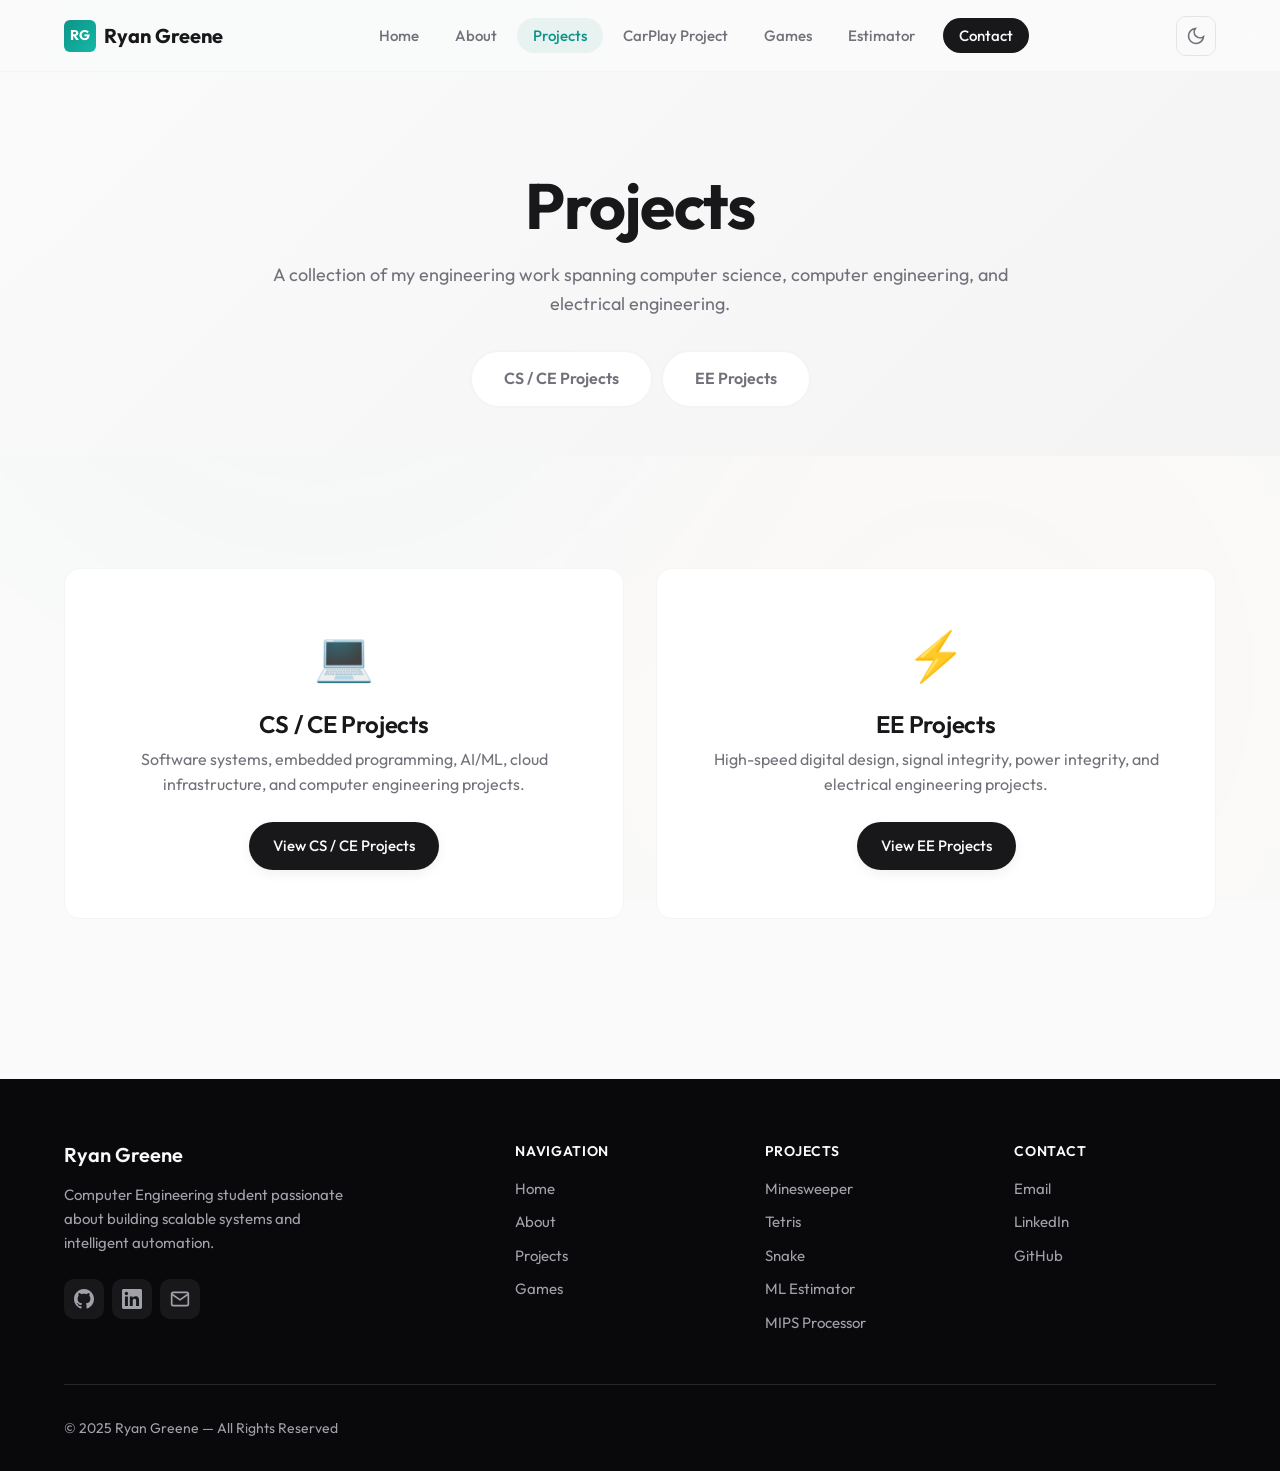
<file: projects.html>
<!DOCTYPE html>
<html lang="en">
<head>
    <meta charset="UTF-8">
    <meta name="viewport" content="width=device-width, initial-scale=1.0">
    <meta name="description" content="Projects by Ryan Greene - CS/CE and EE engineering projects.">
    <title>Projects | Ryan Greene</title>
    
    <link rel="icon" type="image/svg+xml" href="/assets/favicon.svg">
    <link rel="stylesheet" href="/styles/global.css">
    
    <style>
        /* Projects Landing Page Styles */
        .projects-hero {
            padding: var(--space-4xl) 0 var(--space-2xl);
            text-align: center;
            background: linear-gradient(135deg, var(--color-bg) 0%, var(--color-bg-alt) 100%);
        }
        
        .projects-hero h1 {
            margin-bottom: var(--space-md);
        }
        
        .projects-hero p {
            font-size: 1.125rem;
            margin: 0 auto;
        }
        
        .category-tabs {
            display: flex;
            justify-content: center;
            gap: var(--space-sm);
            margin-top: var(--space-xl);
            flex-wrap: wrap;
        }
        
        .category-tab {
            padding: 0.875rem 2rem;
            border-radius: var(--radius-full);
            font-size: 1rem;
            font-weight: 600;
            color: var(--color-text-muted);
            background: var(--color-bg-card);
            border: 2px solid var(--color-border-light);
            cursor: pointer;
            transition: var(--transition-fast);
            text-decoration: none;
            display: inline-flex;
            align-items: center;
            gap: var(--space-xs);
        }
        
        .category-tab:hover {
            border-color: var(--color-primary);
            color: var(--color-text);
            transform: translateY(-2px);
        }
        
        .category-tab.active {
            background: var(--color-text);
            color: var(--color-bg);
            border-color: var(--color-text);
        }
        
        .projects-overview {
            padding: var(--space-3xl) 0;
        }
        
        .overview-grid {
            display: grid;
            grid-template-columns: repeat(2, 1fr);
            gap: var(--space-xl);
            margin-top: var(--space-2xl);
        }
        
        .overview-card {
            background: var(--color-bg-card);
            border-radius: var(--radius-lg);
            border: 1px solid var(--color-border-light);
            padding: var(--space-2xl);
            text-align: center;
            transition: var(--transition-base);
        }
        
        .overview-card:hover {
            border-color: transparent;
            box-shadow: var(--shadow-xl);
            transform: translateY(-4px);
        }
        
        .overview-card-icon {
            font-size: 3rem;
            margin-bottom: var(--space-md);
        }
        
        .overview-card h2 {
            font-size: 1.5rem;
            margin-bottom: var(--space-sm);
        }
        
        .overview-card p {
            color: var(--color-text-muted);
            margin-bottom: var(--space-lg);
        }
        
        @media (max-width: 768px) {
            .overview-grid {
                grid-template-columns: 1fr;
            }
        }
    </style>
</head>
<body>
    <!-- Navigation -->
    <nav class="navbar" id="navbar">
        <div class="navbar-inner">
            <a href="/" class="navbar-logo">
                <span class="logo-icon">RG</span>
                <span>Ryan Greene</span>
            </a>
            
            <ul class="navbar-nav" id="nav-menu">
                <li><a href="/" class="nav-link">Home</a></li>
                <li><a href="/about.html" class="nav-link">About</a></li>
                <li><a href="/projects.html" class="nav-link active">Projects</a></li>
                <li><a href="/carplay.html" class="nav-link">CarPlay Project</a></li>
                <li><a href="/games.html" class="nav-link">Games</a></li>
                <li><a href="/realestate.html" class="nav-link">Estimator</a></li>
                <li><a href="/contact.html" class="nav-link nav-cta">Contact</a></li>
            </ul>
            
            <button class="theme-toggle" id="theme-toggle" aria-label="Toggle dark mode">
                <svg class="icon-moon" viewBox="0 0 24 24" fill="none" stroke="currentColor" stroke-width="2">
                    <path d="M21 12.79A9 9 0 1 1 11.21 3 7 7 0 0 0 21 12.79z"/>
                </svg>
                <svg class="icon-sun" viewBox="0 0 24 24" fill="none" stroke="currentColor" stroke-width="2">
                    <circle cx="12" cy="12" r="5"/>
                    <path d="M12 1v2M12 21v2M4.22 4.22l1.42 1.42M18.36 18.36l1.42 1.42M1 12h2M21 12h2M4.22 19.78l1.42-1.42M18.36 5.64l1.42-1.42"/>
                </svg>
            </button>
            
            <button class="navbar-toggle" id="nav-toggle" aria-label="Toggle navigation">
                <span></span>
                <span></span>
                <span></span>
            </button>
        </div>
    </nav>

    <!-- Main Content -->
    <main>
        <!-- Hero -->
        <section class="projects-hero">
            <div class="container">
                <h1>Projects</h1>
                <p>A collection of my engineering work spanning computer science, computer engineering, and electrical engineering.</p>
                
                <div class="category-tabs">
                    <a href="/projects/cs-ce/" class="category-tab">
                        CS / CE Projects
                    </a>
                    <a href="/projects/ee/" class="category-tab">
                        EE Projects
                    </a>
                </div>
            </div>
        </section>

        <!-- Overview -->
        <section class="projects-overview">
            <div class="container">
                <div class="overview-grid">
                    <div class="overview-card reveal">
                        <div class="overview-card-icon">💻</div>
                        <h2>CS / CE Projects</h2>
                        <p>Software systems, embedded programming, AI/ML, cloud infrastructure, and computer engineering projects.</p>
                        <a href="/projects/cs-ce/" class="btn btn-primary">
                            View CS / CE Projects
                        </a>
                    </div>
                    
                    <div class="overview-card reveal">
                        <div class="overview-card-icon">⚡</div>
                        <h2>EE Projects</h2>
                        <p>High-speed digital design, signal integrity, power integrity, and electrical engineering projects.</p>
                        <a href="/projects/ee/" class="btn btn-primary">
                            View EE Projects
                        </a>
                    </div>
                </div>
            </div>
        </section>
    </main>

    <!-- Footer -->
    <footer class="footer">
        <div class="container">
            <div class="footer-inner">
                <div class="footer-brand">
                    <h3>Ryan Greene</h3>
                    <p>Computer Engineering student passionate about building scalable systems and intelligent automation.</p>
                    <div class="footer-social">
                        <a href="https://github.com/ryangreene9000" target="_blank" rel="noopener" aria-label="GitHub">
                            <svg width="20" height="20" viewBox="0 0 24 24" fill="currentColor">
                                <path d="M12 0c-6.626 0-12 5.373-12 12 0 5.302 3.438 9.8 8.207 11.387.599.111.793-.261.793-.577v-2.234c-3.338.726-4.033-1.416-4.033-1.416-.546-1.387-1.333-1.756-1.333-1.756-1.089-.745.083-.729.083-.729 1.205.084 1.839 1.237 1.839 1.237 1.07 1.834 2.807 1.304 3.492.997.107-.775.418-1.305.762-1.604-2.665-.305-5.467-1.334-5.467-5.931 0-1.311.469-2.381 1.236-3.221-.124-.303-.535-1.524.117-3.176 0 0 1.008-.322 3.301 1.23.957-.266 1.983-.399 3.003-.404 1.02.005 2.047.138 3.006.404 2.291-1.552 3.297-1.23 3.297-1.23.653 1.653.242 2.874.118 3.176.77.84 1.235 1.911 1.235 3.221 0 4.609-2.807 5.624-5.479 5.921.43.372.823 1.102.823 2.222v3.293c0 .319.192.694.801.576 4.765-1.589 8.199-6.086 8.199-11.386 0-6.627-5.373-12-12-12z"/>
                            </svg>
                        </a>
                        <a href="https://www.linkedin.com/in/ryancgreene1" target="_blank" rel="noopener" aria-label="LinkedIn">
                            <svg width="20" height="20" viewBox="0 0 24 24" fill="currentColor">
                                <path d="M20.447 20.452h-3.554v-5.569c0-1.328-.027-3.037-1.852-3.037-1.853 0-2.136 1.445-2.136 2.939v5.667H9.351V9h3.414v1.561h.046c.477-.9 1.637-1.85 3.37-1.85 3.601 0 4.267 2.37 4.267 5.455v6.286zM5.337 7.433c-1.144 0-2.063-.926-2.063-2.065 0-1.138.92-2.063 2.063-2.063 1.14 0 2.064.925 2.064 2.063 0 1.139-.925 2.065-2.064 2.065zm1.782 13.019H3.555V9h3.564v11.452zM22.225 0H1.771C.792 0 0 .774 0 1.729v20.542C0 23.227.792 24 1.771 24h20.451C23.2 24 24 23.227 24 22.271V1.729C24 .774 23.2 0 22.222 0h.003z"/>
                            </svg>
                        </a>
                        <a href="mailto:Ryangreene2091@gmail.com" aria-label="Email">
                            <svg width="20" height="20" viewBox="0 0 24 24" fill="none" stroke="currentColor" stroke-width="2">
                                <path d="M4 4h16c1.1 0 2 .9 2 2v12c0 1.1-.9 2-2 2H4c-1.1 0-2-.9-2-2V6c0-1.1.9-2 2-2z"/>
                                <polyline points="22,6 12,13 2,6"/>
                            </svg>
                        </a>
                    </div>
                </div>
                
                <div class="footer-column">
                    <h4>Navigation</h4>
                    <ul>
                        <li><a href="/">Home</a></li>
                        <li><a href="/about.html">About</a></li>
                        <li><a href="/projects.html">Projects</a></li>
                        <li><a href="/games.html">Games</a></li>
                    </ul>
                </div>
                
                <div class="footer-column">
                    <h4>Projects</h4>
                    <ul>
                        <li><a href="/games/minesweeper/">Minesweeper</a></li>
                        <li><a href="/games/tetris/">Tetris</a></li>
                        <li><a href="/games/snake/">Snake</a></li>
                        <li><a href="/realestate.html">ML Estimator</a></li>
                        <li><a href="/projects/cs-ce/#mips">MIPS Processor</a></li>
                    </ul>
                </div>
                
                <div class="footer-column">
                    <h4>Contact</h4>
                    <ul>
                        <li><a href="mailto:Ryangreene2091@gmail.com">Email</a></li>
                        <li><a href="https://www.linkedin.com/in/ryancgreene1" target="_blank">LinkedIn</a></li>
                        <li><a href="https://github.com/ryangreene9000" target="_blank">GitHub</a></li>
                    </ul>
                </div>
            </div>
            
            <div class="footer-bottom">
                <p class="footer-copyright">© 2025 Ryan Greene — All Rights Reserved</p>
            </div>
        </div>
    </footer>

    <script src="/scripts/main.js"></script>
</body>
</html>
</file>
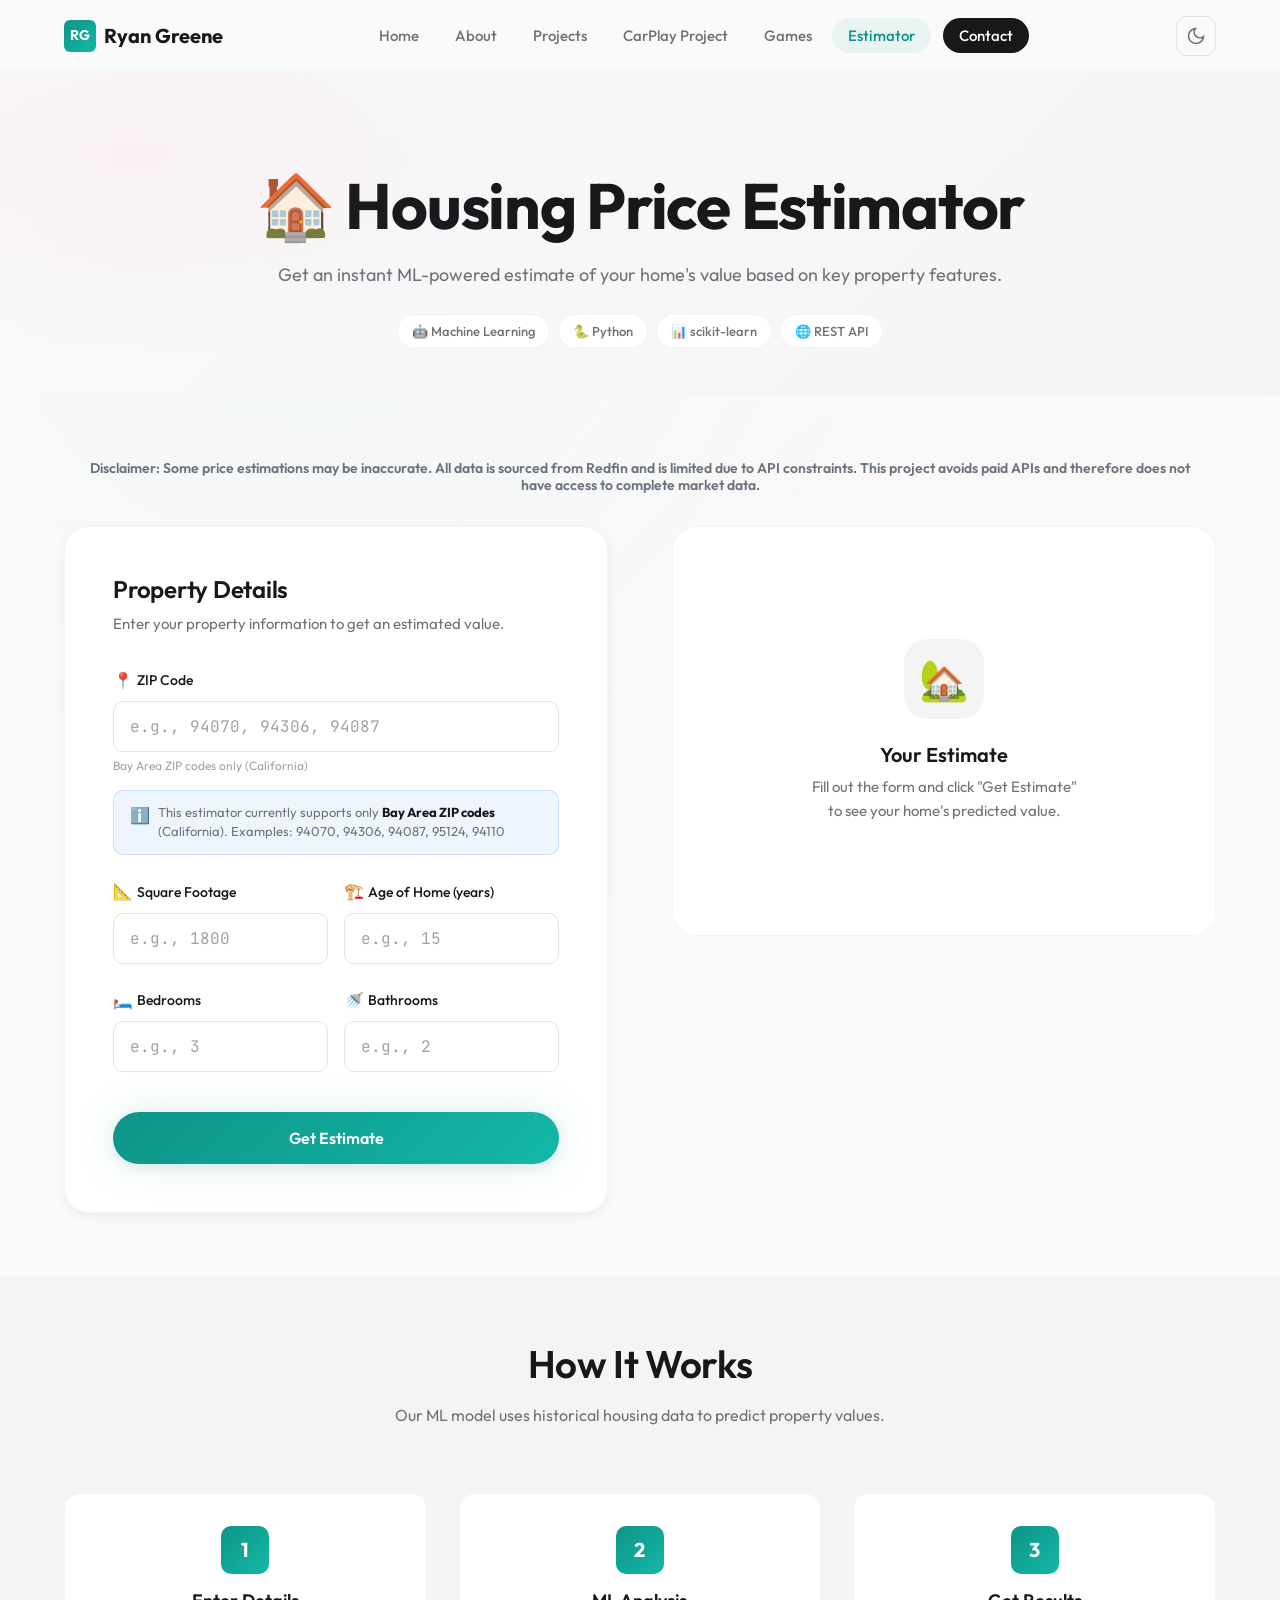
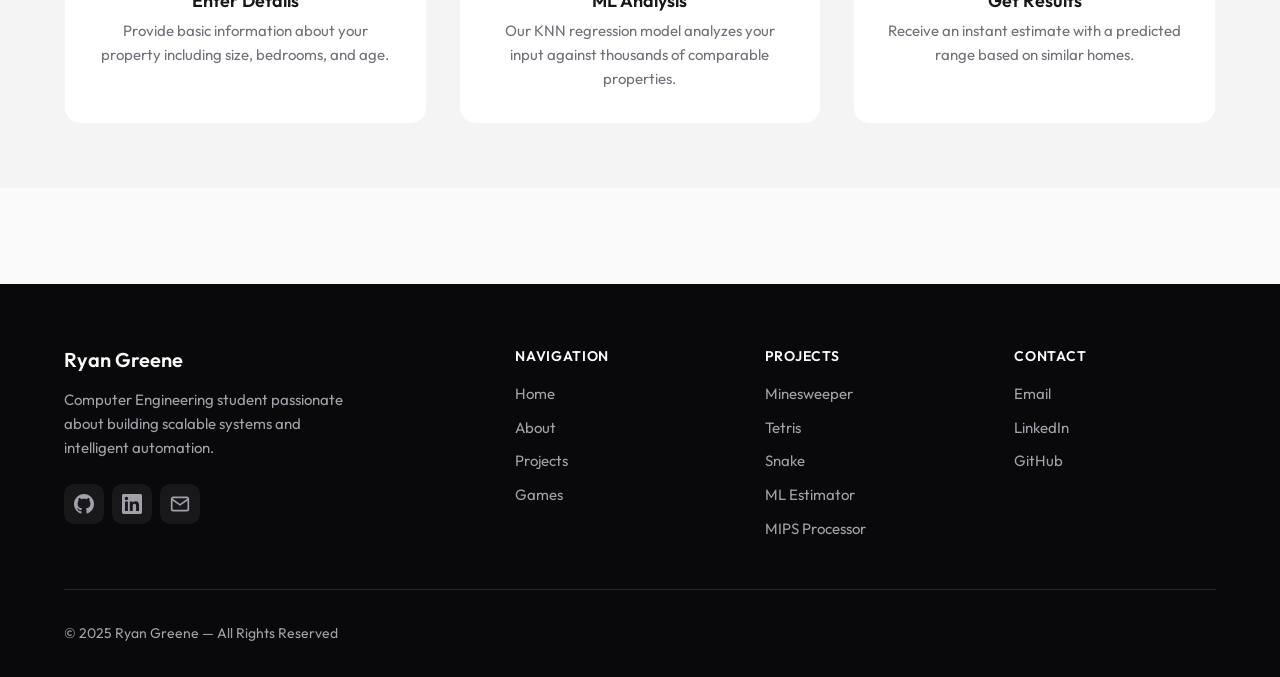
<file: realestate.html>
<!DOCTYPE html>
<html lang="en">
<head>
    <meta charset="UTF-8">
    <meta name="viewport" content="width=device-width, initial-scale=1.0">
    <meta name="description" content="Housing Price Estimator - ML-powered home value predictions by Ryan Greene.">
    <title>Housing Estimator | Ryan Greene</title>
    
    <link rel="icon" type="image/svg+xml" href="/assets/favicon.svg">
    <link rel="stylesheet" href="/styles/global.css">
    
    <style>
        /* Real Estate Estimator Page Styles */
        .estimator-hero {
            padding: var(--space-4xl) 0 var(--space-2xl);
            text-align: center;
            background: linear-gradient(135deg, var(--color-bg) 0%, var(--color-bg-alt) 100%);
            position: relative;
            overflow: hidden;
        }
        
        .estimator-hero::before {
            content: '';
            position: absolute;
            top: -50%;
            left: -30%;
            width: 80%;
            height: 150%;
            background: radial-gradient(ellipse at center, rgba(236, 72, 153, 0.05) 0%, transparent 60%);
            pointer-events: none;
        }
        
        .estimator-hero h1 {
            margin-bottom: var(--space-md);
        }
        
        .estimator-hero p {
            font-size: 1.125rem;
            margin: 0 auto;
        }
        
        .tech-badges {
            display: flex;
            justify-content: center;
            gap: var(--space-sm);
            margin-top: var(--space-lg);
            flex-wrap: wrap;
        }
        
        .tech-badge {
            display: inline-flex;
            align-items: center;
            gap: var(--space-xs);
            padding: 0.375rem 0.875rem;
            background: var(--color-bg-card);
            border: 1px solid var(--color-border-light);
            border-radius: var(--radius-full);
            font-size: 0.8125rem;
            font-weight: 500;
            color: var(--color-text-muted);
        }
        
        .estimator-section {
            padding: var(--space-3xl) 0;
        }
        
        .estimator-disclaimer {
            font-size: 0.875rem;
            color: #6b7280;
            text-align: center;
            margin-bottom: var(--space-xl);
            padding: 0 var(--space-md);
        }
        
        .estimator-grid {
            display: grid;
            grid-template-columns: 1fr 1fr;
            gap: var(--space-3xl);
            align-items: start;
        }
        
        /* Form Card */
        .form-card {
            background: var(--color-bg-card);
            border-radius: var(--radius-xl);
            border: 1px solid var(--color-border-light);
            padding: var(--space-2xl);
            box-shadow: var(--shadow-md);
        }
        
        .form-card-header {
            margin-bottom: var(--space-xl);
        }
        
        .form-card-header h2 {
            font-size: 1.5rem;
            margin-bottom: var(--space-sm);
        }
        
        .form-card-header p {
            font-size: 0.9375rem;
        }
        
        .form-row {
            display: grid;
            grid-template-columns: repeat(2, 1fr);
            gap: var(--space-md);
        }
        
        .form-group label {
            display: flex;
            align-items: center;
            gap: var(--space-xs);
        }
        
        .form-group label .icon {
            font-size: 1rem;
        }
        
        .form-input {
            font-family: var(--font-mono);
        }
        
        .form-hint {
            font-size: 0.75rem;
            color: var(--color-text-light);
            margin-top: 0.25rem;
        }
        
        .zip-notice {
            display: flex;
            align-items: flex-start;
            gap: 0.5rem;
            margin-top: 0.75rem;
            padding: 0.75rem 1rem;
            background: rgba(59, 130, 246, 0.08);
            border: 1px solid rgba(59, 130, 246, 0.2);
            border-radius: var(--radius-md);
            font-size: 0.8125rem;
            color: var(--color-text-muted);
            line-height: 1.5;
        }
        
        .zip-notice-icon {
            flex-shrink: 0;
            font-size: 1rem;
        }
        
        .zip-notice strong {
            color: var(--color-text);
        }
        
        .submit-btn {
            width: 100%;
            padding: 1rem 2rem;
            font-size: 1rem;
            font-weight: 600;
            margin-top: var(--space-md);
        }
        
        /* Result Card */
        .result-card {
            background: var(--color-bg-card);
            border-radius: var(--radius-xl);
            border: 1px solid var(--color-border-light);
            padding: var(--space-2xl);
            text-align: center;
            position: sticky;
            top: calc(var(--navbar-height) + var(--space-xl));
        }
        
        .result-placeholder {
            padding: var(--space-3xl) var(--space-xl);
        }
        
        .result-icon {
            width: 80px;
            height: 80px;
            margin: 0 auto var(--space-lg);
            display: flex;
            align-items: center;
            justify-content: center;
            background: var(--color-bg-alt);
            border-radius: var(--radius-xl);
            font-size: 2.5rem;
        }
        
        .result-placeholder h3 {
            font-size: 1.25rem;
            margin-bottom: var(--space-sm);
        }
        
        .result-placeholder p {
            font-size: 0.9375rem;
            max-width: 280px;
            margin: 0 auto;
        }
        
        /* Loading State */
        .result-loading {
            display: none;
            padding: var(--space-3xl) var(--space-xl);
        }
        
        .result-loading.active {
            display: block;
        }
        
        .loading-animation {
            width: 60px;
            height: 60px;
            margin: 0 auto var(--space-lg);
            border: 4px solid var(--color-border-light);
            border-top-color: var(--color-primary);
            border-radius: 50%;
            animation: spin 1s linear infinite;
        }
        
        @keyframes spin {
            to { transform: rotate(360deg); }
        }
        
        .result-loading p {
            font-size: 1rem;
            color: var(--color-text-muted);
        }
        
        /* Success State */
        .result-success {
            display: none;
            padding: var(--space-2xl);
        }
        
        .result-success.active {
            display: block;
        }
        
        .result-success-icon {
            width: 80px;
            height: 80px;
            margin: 0 auto var(--space-lg);
            display: flex;
            align-items: center;
            justify-content: center;
            background: linear-gradient(135deg, rgba(34, 197, 94, 0.1) 0%, rgba(34, 197, 94, 0.05) 100%);
            border-radius: var(--radius-xl);
            font-size: 2.5rem;
        }
        
        .result-label {
            font-size: 0.875rem;
            color: var(--color-text-muted);
            text-transform: uppercase;
            letter-spacing: 0.05em;
            margin-bottom: var(--space-sm);
        }
        
        .result-value {
            font-size: 3rem;
            font-weight: 700;
            color: var(--color-text);
            font-family: var(--font-mono);
            margin-bottom: var(--space-md);
        }
        
        .result-range {
            display: flex;
            justify-content: center;
            gap: var(--space-xl);
            padding-top: var(--space-md);
            border-top: 1px solid var(--color-border-light);
            margin-top: var(--space-md);
        }
        
        .range-item {
            text-align: center;
        }
        
        .range-label {
            font-size: 0.75rem;
            color: var(--color-text-light);
            margin-bottom: 0.25rem;
        }
        
        .range-value {
            font-size: 1.125rem;
            font-weight: 600;
            font-family: var(--font-mono);
            color: var(--color-text-muted);
        }
        
        .result-disclaimer {
            font-size: 0.75rem;
            color: var(--color-text-light);
            margin-top: var(--space-lg);
            padding-top: var(--space-md);
            border-top: 1px solid var(--color-border-light);
        }
        
        .try-again-btn {
            margin-top: var(--space-lg);
        }
        
        /* Error State */
        .result-error {
            display: none;
            padding: var(--space-2xl);
        }
        
        .result-error.active {
            display: block;
        }
        
        .result-error-icon {
            width: 80px;
            height: 80px;
            margin: 0 auto var(--space-lg);
            display: flex;
            align-items: center;
            justify-content: center;
            background: rgba(239, 68, 68, 0.1);
            border-radius: var(--radius-xl);
            font-size: 2.5rem;
        }
        
        .result-error h3 {
            font-size: 1.25rem;
            margin-bottom: var(--space-sm);
            color: #ef4444;
        }
        
        .result-error p {
            font-size: 0.9375rem;
            color: var(--color-text-muted);
            margin-bottom: var(--space-md);
        }
        
        .error-hint {
            font-size: 0.8125rem !important;
            background: rgba(59, 130, 246, 0.08);
            border: 1px solid rgba(59, 130, 246, 0.2);
            border-radius: var(--radius-md);
            padding: 0.75rem 1rem;
            margin-bottom: var(--space-lg) !important;
        }
        
        /* How It Works Section */
        .how-it-works {
            padding: var(--space-3xl) 0;
            background: var(--color-bg-alt);
        }
        
        .steps-grid {
            display: grid;
            grid-template-columns: repeat(3, 1fr);
            gap: var(--space-xl);
        }
        
        .step-card {
            text-align: center;
            padding: var(--space-xl);
            background: var(--color-bg-card);
            border-radius: var(--radius-lg);
            border: 1px solid var(--color-border-light);
        }
        
        .step-number {
            width: 48px;
            height: 48px;
            margin: 0 auto var(--space-md);
            display: flex;
            align-items: center;
            justify-content: center;
            background: linear-gradient(135deg, var(--color-primary) 0%, var(--color-primary-light) 100%);
            color: white;
            font-size: 1.25rem;
            font-weight: 700;
            border-radius: var(--radius-md);
        }
        
        .step-card h3 {
            font-size: 1.125rem;
            margin-bottom: var(--space-sm);
        }
        
        .step-card p {
            font-size: 0.9375rem;
        }
        
        @media (max-width: 1024px) {
            .estimator-grid {
                grid-template-columns: 1fr;
            }
            
            .result-card {
                position: static;
            }
        }
        
        @media (max-width: 768px) {
            .form-row {
                grid-template-columns: 1fr;
            }
            
            .steps-grid {
                grid-template-columns: 1fr;
            }
        }
    </style>
</head>
<body>
    <!-- Navigation -->
    <nav class="navbar" id="navbar">
        <div class="navbar-inner">
            <a href="/" class="navbar-logo">
                <span class="logo-icon">RG</span>
                <span>Ryan Greene</span>
            </a>
            
            <ul class="navbar-nav" id="nav-menu">
                <li><a href="/" class="nav-link">Home</a></li>
                <li><a href="/about.html" class="nav-link">About</a></li>
                <li><a href="/projects.html" class="nav-link">Projects</a></li>
                <li><a href="/carplay.html" class="nav-link">CarPlay Project</a></li>
                <li><a href="/games.html" class="nav-link">Games</a></li>
                <li><a href="/realestate.html" class="nav-link active">Estimator</a></li>
                <li><a href="/contact.html" class="nav-link nav-cta">Contact</a></li>
            </ul>
            
            <button class="theme-toggle" id="theme-toggle" aria-label="Toggle dark mode">
                <svg class="icon-moon" viewBox="0 0 24 24" fill="none" stroke="currentColor" stroke-width="2">
                    <path d="M21 12.79A9 9 0 1 1 11.21 3 7 7 0 0 0 21 12.79z"/>
                </svg>
                <svg class="icon-sun" viewBox="0 0 24 24" fill="none" stroke="currentColor" stroke-width="2">
                    <circle cx="12" cy="12" r="5"/>
                    <path d="M12 1v2M12 21v2M4.22 4.22l1.42 1.42M18.36 18.36l1.42 1.42M1 12h2M21 12h2M4.22 19.78l1.42-1.42M18.36 5.64l1.42-1.42"/>
                </svg>
            </button>
            
            <button class="navbar-toggle" id="nav-toggle" aria-label="Toggle navigation">
                <span></span>
                <span></span>
                <span></span>
            </button>
        </div>
    </nav>

    <!-- Main Content -->
    <main>
        <!-- Hero -->
        <section class="estimator-hero">
            <div class="container">
                <h1>🏠 Housing Price Estimator</h1>
                <p>Get an instant ML-powered estimate of your home's value based on key property features.</p>
                
                <div class="tech-badges">
                    <span class="tech-badge">🤖 Machine Learning</span>
                    <span class="tech-badge">🐍 Python</span>
                    <span class="tech-badge">📊 scikit-learn</span>
                    <span class="tech-badge">🌐 REST API</span>
                </div>
            </div>
        </section>

        <!-- Estimator Section -->
        <section class="estimator-section">
            <div class="container">
                <h4 class="estimator-disclaimer">Disclaimer: Some price estimations may be inaccurate. All data is sourced from Redfin and is limited due to API constraints. This project avoids paid APIs and therefore does not have access to complete market data.</h4>
                <div class="estimator-grid">
                    
                    <!-- Form Card -->
                    <div class="form-card reveal">
                        <div class="form-card-header">
                            <h2>Property Details</h2>
                            <p>Enter your property information to get an estimated value.</p>
                        </div>
                        
                        <form id="estimator-form">
                            <div class="form-group">
                                <label for="zipcode" class="form-label">
                                    <span class="icon">📍</span> ZIP Code
                                </label>
                                <input 
                                    type="text" 
                                    id="zipcode" 
                                    name="zipcode" 
                                    class="form-input" 
                                    placeholder="e.g., 94070, 94306, 94087"
                                    pattern="[0-9]{5}"
                                    maxlength="5"
                                    required
                                >
                                <span class="form-hint">Bay Area ZIP codes only (California)</span>
                                <div class="zip-notice">
                                    <span class="zip-notice-icon">ℹ️</span>
                                    <span>This estimator currently supports only <strong>Bay Area ZIP codes</strong> (California). Examples: 94070, 94306, 94087, 95124, 94110</span>
                                </div>
                            </div>
                            
                            <div class="form-row">
                                <div class="form-group">
                                    <label for="sqft" class="form-label">
                                        <span class="icon">📐</span> Square Footage
                                    </label>
                                    <input 
                                        type="number" 
                                        id="sqft" 
                                        name="sqft" 
                                        class="form-input" 
                                        placeholder="e.g., 1800"
                                        min="200"
                                        max="50000"
                                        required
                                    >
                                </div>
                                
                                <div class="form-group">
                                    <label for="age" class="form-label">
                                        <span class="icon">🏗️</span> Age of Home (years)
                                    </label>
                                    <input 
                                        type="number" 
                                        id="age" 
                                        name="age" 
                                        class="form-input" 
                                        placeholder="e.g., 15"
                                        min="0"
                                        max="200"
                                        required
                                    >
                                </div>
                            </div>
                            
                            <div class="form-row">
                                <div class="form-group">
                                    <label for="beds" class="form-label">
                                        <span class="icon">🛏️</span> Bedrooms
                                    </label>
                                    <input 
                                        type="number" 
                                        id="beds" 
                                        name="beds" 
                                        class="form-input" 
                                        placeholder="e.g., 3"
                                        min="0"
                                        max="20"
                                        required
                                    >
                                </div>
                                
                                <div class="form-group">
                                    <label for="baths" class="form-label">
                                        <span class="icon">🚿</span> Bathrooms
                                    </label>
                                    <input 
                                        type="number" 
                                        id="baths" 
                                        name="baths" 
                                        class="form-input" 
                                        placeholder="e.g., 2"
                                        min="0"
                                        max="20"
                                        step="0.5"
                                        required
                                    >
                                </div>
                            </div>
                            
                            <button type="submit" class="btn btn-accent submit-btn">
                                Get Estimate
                            </button>
                        </form>
                    </div>
                    
                    <!-- Result Card -->
                    <div class="result-card">
                        <!-- Placeholder State -->
                        <div class="result-placeholder" id="result-placeholder">
                            <div class="result-icon">🏡</div>
                            <h3>Your Estimate</h3>
                            <p>Fill out the form and click "Get Estimate" to see your home's predicted value.</p>
                        </div>
                        
                        <!-- Loading State -->
                        <div class="result-loading" id="result-loading">
                            <div class="loading-animation"></div>
                            <p>Calculating your estimate...</p>
                        </div>
                        
                        <!-- Success State -->
                        <div class="result-success" id="result-success">
                            <div class="result-success-icon">✅</div>
                            <p class="result-label">Estimated Home Value</p>
                            <p class="result-value" id="estimate-value">$0</p>
                            
                            <div class="result-range">
                                <div class="range-item">
                                    <p class="range-label">Low Estimate</p>
                                    <p class="range-value" id="estimate-low">$0</p>
                                </div>
                                <div class="range-item">
                                    <p class="range-label">High Estimate</p>
                                    <p class="range-value" id="estimate-high">$0</p>
                                </div>
                            </div>
                            
                            <p class="result-disclaimer">
                                * This is an ML model estimate and should not be used as a formal appraisal. 
                                Actual values may vary based on location, condition, and market factors.
                            </p>
                            
                            <button type="button" class="btn btn-secondary try-again-btn" id="try-again">
                                Try Another Property
                            </button>
                        </div>
                        
                        <!-- Error State -->
                        <div class="result-error" id="result-error">
                            <div class="result-error-icon">⚠️</div>
                            <h3 id="error-title">Oops! Something went wrong</h3>
                            <p id="error-message">Unable to get estimate. Please try again.</p>
                            <p class="error-hint" id="error-hint" style="display: none;">
                                Try a Bay Area ZIP code like: 94070, 94306, 94087, 95124, or 94110
                            </p>
                            <button type="button" class="btn btn-secondary" id="try-again-error">
                                Try Again
                            </button>
                        </div>
                    </div>
                    
                </div>
            </div>
        </section>

        <!-- How It Works Section -->
        <section class="how-it-works">
            <div class="container">
                <div class="section-header">
                    <h2>How It Works</h2>
                    <p>Our ML model uses historical housing data to predict property values.</p>
                </div>
                
                <div class="steps-grid">
                    <div class="step-card reveal">
                        <div class="step-number">1</div>
                        <h3>Enter Details</h3>
                        <p>Provide basic information about your property including size, bedrooms, and age.</p>
                    </div>
                    
                    <div class="step-card reveal">
                        <div class="step-number">2</div>
                        <h3>ML Analysis</h3>
                        <p>Our KNN regression model analyzes your input against thousands of comparable properties.</p>
                    </div>
                    
                    <div class="step-card reveal">
                        <div class="step-number">3</div>
                        <h3>Get Results</h3>
                        <p>Receive an instant estimate with a predicted range based on similar homes.</p>
                    </div>
                </div>
            </div>
        </section>
    </main>

    <!-- Footer -->
    <footer class="footer">
        <div class="container">
            <div class="footer-inner">
                <div class="footer-brand">
                    <h3>Ryan Greene</h3>
                    <p>Computer Engineering student passionate about building scalable systems and intelligent automation.</p>
                    <div class="footer-social">
                        <a href="https://github.com/ryangreene9000" target="_blank" rel="noopener" aria-label="GitHub">
                            <svg width="20" height="20" viewBox="0 0 24 24" fill="currentColor">
                                <path d="M12 0c-6.626 0-12 5.373-12 12 0 5.302 3.438 9.8 8.207 11.387.599.111.793-.261.793-.577v-2.234c-3.338.726-4.033-1.416-4.033-1.416-.546-1.387-1.333-1.756-1.333-1.756-1.089-.745.083-.729.083-.729 1.205.084 1.839 1.237 1.839 1.237 1.07 1.834 2.807 1.304 3.492.997.107-.775.418-1.305.762-1.604-2.665-.305-5.467-1.334-5.467-5.931 0-1.311.469-2.381 1.236-3.221-.124-.303-.535-1.524.117-3.176 0 0 1.008-.322 3.301 1.23.957-.266 1.983-.399 3.003-.404 1.02.005 2.047.138 3.006.404 2.291-1.552 3.297-1.23 3.297-1.23.653 1.653.242 2.874.118 3.176.77.84 1.235 1.911 1.235 3.221 0 4.609-2.807 5.624-5.479 5.921.43.372.823 1.102.823 2.222v3.293c0 .319.192.694.801.576 4.765-1.589 8.199-6.086 8.199-11.386 0-6.627-5.373-12-12-12z"/>
                            </svg>
                        </a>
                        <a href="https://www.linkedin.com/in/ryancgreene1" target="_blank" rel="noopener" aria-label="LinkedIn">
                            <svg width="20" height="20" viewBox="0 0 24 24" fill="currentColor">
                                <path d="M20.447 20.452h-3.554v-5.569c0-1.328-.027-3.037-1.852-3.037-1.853 0-2.136 1.445-2.136 2.939v5.667H9.351V9h3.414v1.561h.046c.477-.9 1.637-1.85 3.37-1.85 3.601 0 4.267 2.37 4.267 5.455v6.286zM5.337 7.433c-1.144 0-2.063-.926-2.063-2.065 0-1.138.92-2.063 2.063-2.063 1.14 0 2.064.925 2.064 2.063 0 1.139-.925 2.065-2.064 2.065zm1.782 13.019H3.555V9h3.564v11.452zM22.225 0H1.771C.792 0 0 .774 0 1.729v20.542C0 23.227.792 24 1.771 24h20.451C23.2 24 24 23.227 24 22.271V1.729C24 .774 23.2 0 22.222 0h.003z"/>
                            </svg>
                        </a>
                        <a href="mailto:Ryangreene2091@gmail.com" aria-label="Email">
                            <svg width="20" height="20" viewBox="0 0 24 24" fill="none" stroke="currentColor" stroke-width="2">
                                <path d="M4 4h16c1.1 0 2 .9 2 2v12c0 1.1-.9 2-2 2H4c-1.1 0-2-.9-2-2V6c0-1.1.9-2 2-2z"/>
                                <polyline points="22,6 12,13 2,6"/>
                            </svg>
                        </a>
                    </div>
                </div>
                
                <div class="footer-column">
                    <h4>Navigation</h4>
                    <ul>
                        <li><a href="/">Home</a></li>
                        <li><a href="/about.html">About</a></li>
                        <li><a href="/projects.html">Projects</a></li>
                        <li><a href="/games.html">Games</a></li>
                    </ul>
                </div>
                
                <div class="footer-column">
                    <h4>Projects</h4>
                    <ul>
                        <li><a href="/games/minesweeper/">Minesweeper</a></li>
                        <li><a href="/games/tetris/">Tetris</a></li>
                        <li><a href="/games/snake/">Snake</a></li>
                        <li><a href="/realestate.html">ML Estimator</a></li>
                        <li><a href="/projects.html#mips">MIPS Processor</a></li>
                    </ul>
                </div>
                
                <div class="footer-column">
                    <h4>Contact</h4>
                    <ul>
                        <li><a href="mailto:Ryangreene2091@gmail.com">Email</a></li>
                        <li><a href="https://www.linkedin.com/in/ryancgreene1" target="_blank">LinkedIn</a></li>
                        <li><a href="https://github.com/ryangreene9000" target="_blank">GitHub</a></li>
                        <!-- Phone number removed for privacy reasons -->
                    </ul>
                </div>
            </div>
            
            <div class="footer-bottom">
                <p class="footer-copyright">© 2025 Ryan Greene — All Rights Reserved</p>
            </div>
        </div>
    </footer>

    <script src="/scripts/main.js"></script>
    <script src="/scripts/estimator.js"></script>
</body>
</html>
</file>
<file: styles/global.css>
/* ============================================
   RYAN GREENE PORTFOLIO - GLOBAL STYLES
   Modern, Clean, Professional Design
   ============================================ */

/* Import distinctive fonts */
@import url('https://fonts.googleapis.com/css2?family=Outfit:wght@300;400;500;600;700&family=JetBrains+Mono:wght@400;500;600&display=swap');

/* ============================================
   CSS CUSTOM PROPERTIES (Variables)
   ============================================ */
:root {
    /* Primary Color Palette - Deep Teal & Warm Accent */
    --color-primary: #0d9488;
    --color-primary-dark: #0f766e;
    --color-primary-light: #14b8a6;
    --color-accent: #f59e0b;
    --color-accent-light: #fbbf24;
    
    /* Neutral Colors */
    --color-bg: #fafafa;
    --color-bg-alt: #f4f4f5;
    --color-bg-card: #ffffff;
    --color-text: #18181b;
    --color-text-muted: #71717a;
    --color-text-light: #a1a1aa;
    --color-border: #e4e4e7;
    --color-border-light: #f4f4f5;
    
    /* Dark mode colors */
    --color-dark-bg: #09090b;
    --color-dark-bg-alt: #18181b;
    --color-dark-bg-card: #1f1f23;
    --color-dark-text: #fafafa;
    --color-dark-text-muted: #a1a1aa;
    --color-dark-border: #27272a;
    
    /* Typography */
    --font-main: 'Outfit', -apple-system, BlinkMacSystemFont, sans-serif;
    --font-mono: 'JetBrains Mono', 'Fira Code', monospace;
    
    /* Spacing */
    --space-xs: 0.25rem;
    --space-sm: 0.5rem;
    --space-md: 1rem;
    --space-lg: 1.5rem;
    --space-xl: 2rem;
    --space-2xl: 3rem;
    --space-3xl: 4rem;
    --space-4xl: 6rem;
    
    /* Border Radius */
    --radius-sm: 6px;
    --radius-md: 10px;
    --radius-lg: 16px;
    --radius-xl: 24px;
    --radius-full: 9999px;
    
    /* Shadows */
    --shadow-sm: 0 1px 2px rgba(0, 0, 0, 0.04);
    --shadow-md: 0 4px 12px rgba(0, 0, 0, 0.06);
    --shadow-lg: 0 8px 30px rgba(0, 0, 0, 0.08);
    --shadow-xl: 0 20px 50px rgba(0, 0, 0, 0.12);
    --shadow-glow: 0 0 40px rgba(13, 148, 136, 0.15);
    
    /* Transitions */
    --transition-fast: 150ms ease;
    --transition-base: 250ms ease;
    --transition-slow: 400ms ease;
    --transition-spring: 500ms cubic-bezier(0.34, 1.56, 0.64, 1);
    
    /* Layout */
    --max-width: 1200px;
    --navbar-height: 72px;
}

/* ============================================
   DARK MODE THEME
   ============================================ */
[data-theme="dark"] {
    --color-primary: #4da3ff;
    --color-primary-dark: #3b8de6;
    --color-primary-light: #6bb3ff;
    --color-accent: #fbbf24;
    --color-accent-light: #fcd34d;
    
    --color-bg: #111111;
    --color-bg-alt: #1a1a1a;
    --color-bg-card: #1a1a1a;
    --color-text: #f5f5f5;
    --color-text-muted: #bbbbbb;
    --color-text-light: #888888;
    --color-border: #333333;
    --color-border-light: #2a2a2a;
    
    --shadow-sm: 0 1px 2px rgba(0, 0, 0, 0.2);
    --shadow-md: 0 4px 12px rgba(0, 0, 0, 0.3);
    --shadow-lg: 0 8px 30px rgba(0, 0, 0, 0.4);
    --shadow-xl: 0 20px 50px rgba(0, 0, 0, 0.5);
    --shadow-glow: 0 0 40px rgba(77, 163, 255, 0.2);
}

[data-theme="dark"] .navbar {
    background: rgba(17, 17, 17, 0.9);
    border-bottom-color: var(--color-border);
}

[data-theme="dark"] .navbar.scrolled {
    background: rgba(17, 17, 17, 0.98);
}

[data-theme="dark"] .btn-primary {
    background: var(--color-primary);
}

[data-theme="dark"] .btn-secondary {
    background: var(--color-bg-card);
    border-color: var(--color-border);
}

[data-theme="dark"] .footer {
    background: #0a0a0a;
}

/* Theme transition */
html {
    transition: background-color 0.2s ease, color 0.2s ease;
}

body, .navbar, .card, .btn, .footer, .form-input {
    transition: background-color 0.2s ease, color 0.2s ease, border-color 0.2s ease;
}

/* Theme toggle button */
.theme-toggle {
    display: flex;
    align-items: center;
    justify-content: center;
    width: 40px;
    height: 40px;
    padding: 0;
    background: transparent;
    border: 1px solid var(--color-border);
    border-radius: var(--radius-md);
    color: var(--color-text-muted);
    cursor: pointer;
    transition: var(--transition-fast);
    margin-left: var(--space-sm);
}

.theme-toggle:hover {
    background: var(--color-bg-alt);
    color: var(--color-text);
    border-color: var(--color-primary);
}

.theme-toggle svg {
    width: 20px;
    height: 20px;
}

.theme-toggle .icon-sun,
.theme-toggle .icon-moon {
    display: none;
}

/* Show sun in dark mode, moon in light mode */
[data-theme="dark"] .theme-toggle .icon-sun {
    display: block;
}

[data-theme="light"] .theme-toggle .icon-moon,
:root:not([data-theme]) .theme-toggle .icon-moon {
    display: block;
}

/* ============================================
   CSS RESET & BASE STYLES
   ============================================ */
*, *::before, *::after {
    box-sizing: border-box;
    margin: 0;
    padding: 0;
}

html {
    scroll-behavior: smooth;
    font-size: 16px;
    -webkit-font-smoothing: antialiased;
    -moz-osx-font-smoothing: grayscale;
}

body {
    font-family: var(--font-main);
    background-color: var(--color-bg);
    color: var(--color-text);
    line-height: 1.6;
    min-height: 100vh;
    overflow-x: hidden;
}

/* Subtle background pattern */
body::before {
    content: '';
    position: fixed;
    top: 0;
    left: 0;
    width: 100%;
    height: 100%;
    background-image: 
        radial-gradient(circle at 25% 25%, rgba(13, 148, 136, 0.03) 0%, transparent 50%),
        radial-gradient(circle at 75% 75%, rgba(245, 158, 11, 0.02) 0%, transparent 50%);
    pointer-events: none;
    z-index: -1;
}

img {
    max-width: 100%;
    height: auto;
    display: block;
}

a {
    color: inherit;
    text-decoration: none;
}

ul, ol {
    list-style: none;
}

button {
    font-family: inherit;
    cursor: pointer;
    border: none;
    background: none;
}

input, textarea, select {
    font-family: inherit;
    font-size: inherit;
}

/* ============================================
   TYPOGRAPHY
   ============================================ */
h1, h2, h3, h4, h5, h6 {
    font-weight: 600;
    line-height: 1.2;
    color: var(--color-text);
}

h1 {
    font-size: clamp(2.5rem, 5vw, 4rem);
    font-weight: 700;
    letter-spacing: -0.02em;
}

h2 {
    font-size: clamp(1.75rem, 3vw, 2.5rem);
    letter-spacing: -0.01em;
}

h3 {
    font-size: clamp(1.25rem, 2vw, 1.5rem);
}

h4 {
    font-size: 1.125rem;
}

p {
    color: var(--color-text-muted);
    max-width: 65ch;
}

.text-gradient {
    background: linear-gradient(135deg, var(--color-primary) 0%, var(--color-primary-light) 50%, var(--color-accent) 100%);
    -webkit-background-clip: text;
    -webkit-text-fill-color: transparent;
    background-clip: text;
}

.mono {
    font-family: var(--font-mono);
}

/* ============================================
   LAYOUT UTILITIES
   ============================================ */
.container {
    width: 100%;
    max-width: var(--max-width);
    margin: 0 auto;
    padding: 0 var(--space-lg);
}

.section {
    padding: var(--space-4xl) 0;
}

.section-header {
    text-align: center;
    margin-bottom: var(--space-3xl);
}

.section-header h2 {
    margin-bottom: var(--space-md);
}

.section-header p {
    margin: 0 auto;
}

/* ============================================
   NAVBAR
   ============================================ */
.navbar {
    position: fixed;
    top: 0;
    left: 0;
    width: 100%;
    height: var(--navbar-height);
    background: rgba(250, 250, 250, 0.8);
    backdrop-filter: blur(20px);
    -webkit-backdrop-filter: blur(20px);
    border-bottom: 1px solid var(--color-border-light);
    z-index: 1000;
    transition: var(--transition-base);
}

.navbar.scrolled {
    background: rgba(250, 250, 250, 0.95);
    box-shadow: var(--shadow-sm);
}

.navbar-inner {
    display: flex;
    align-items: center;
    justify-content: space-between;
    height: 100%;
    max-width: var(--max-width);
    margin: 0 auto;
    padding: 0 var(--space-lg);
}

.navbar-logo {
    font-size: 1.25rem;
    font-weight: 700;
    color: var(--color-text);
    display: flex;
    align-items: center;
    gap: var(--space-sm);
}

.navbar-logo .logo-icon {
    width: 32px;
    height: 32px;
    background: linear-gradient(135deg, var(--color-primary) 0%, var(--color-primary-light) 100%);
    border-radius: var(--radius-sm);
    display: flex;
    align-items: center;
    justify-content: center;
    color: white;
    font-weight: 700;
    font-size: 0.875rem;
}

.navbar-nav {
    display: flex;
    align-items: center;
    gap: var(--space-xs);
}

.nav-link {
    padding: var(--space-sm) var(--space-md);
    border-radius: var(--radius-full);
    font-size: 0.9375rem;
    font-weight: 500;
    color: var(--color-text-muted);
    transition: var(--transition-fast);
    position: relative;
}

.nav-link:hover {
    color: var(--color-text);
    background: var(--color-bg-alt);
}

.nav-link.active {
    color: var(--color-primary);
    background: rgba(13, 148, 136, 0.08);
}

.nav-cta {
    background: var(--color-text);
    color: var(--color-bg) !important;
    margin-left: var(--space-sm);
}

.nav-cta:hover {
    background: var(--color-primary) !important;
    transform: translateY(-1px);
}

/* Mobile menu button */
.navbar-toggle {
    display: none;
    flex-direction: column;
    gap: 5px;
    padding: var(--space-sm);
    cursor: pointer;
}

.navbar-toggle span {
    width: 24px;
    height: 2px;
    background: var(--color-text);
    border-radius: 2px;
    transition: var(--transition-fast);
}

/* ============================================
   BUTTONS
   ============================================ */
.btn {
    display: inline-flex;
    align-items: center;
    justify-content: center;
    gap: var(--space-sm);
    padding: 0.75rem 1.5rem;
    font-size: 0.9375rem;
    font-weight: 500;
    border-radius: var(--radius-full);
    transition: var(--transition-base);
    cursor: pointer;
    white-space: nowrap;
}

.btn-primary {
    background: var(--color-text);
    color: var(--color-bg);
    box-shadow: var(--shadow-md);
}

.btn-primary:hover {
    background: var(--color-primary);
    transform: translateY(-2px);
    box-shadow: var(--shadow-lg);
}

.btn-secondary {
    background: var(--color-bg-card);
    color: var(--color-text);
    border: 1px solid var(--color-border);
}

.btn-secondary:hover {
    border-color: var(--color-primary);
    color: var(--color-primary);
    transform: translateY(-2px);
}

.btn-accent {
    background: linear-gradient(135deg, var(--color-primary) 0%, var(--color-primary-light) 100%);
    color: white;
    box-shadow: var(--shadow-md), var(--shadow-glow);
}

.btn-accent:hover {
    transform: translateY(-2px);
    box-shadow: var(--shadow-lg), 0 0 60px rgba(13, 148, 136, 0.25);
}

.btn-sm {
    padding: 0.5rem 1rem;
    font-size: 0.875rem;
}

.btn-lg {
    padding: 1rem 2rem;
    font-size: 1rem;
}

.btn-icon {
    width: 2.5rem;
    height: 2.5rem;
    padding: 0;
    border-radius: var(--radius-md);
}

/* ============================================
   CARDS
   ============================================ */
.card {
    background: var(--color-bg-card);
    border-radius: var(--radius-lg);
    border: 1px solid var(--color-border-light);
    overflow: hidden;
    transition: var(--transition-base);
}

.card:hover {
    border-color: var(--color-border);
    box-shadow: var(--shadow-lg);
    transform: translateY(-4px);
}

.card-image {
    aspect-ratio: 16 / 10;
    background: linear-gradient(135deg, var(--color-bg-alt) 0%, var(--color-border-light) 100%);
    position: relative;
    overflow: hidden;
}

.card-image img {
    width: 100%;
    height: 100%;
    object-fit: cover;
}

.card-image::after {
    content: '';
    position: absolute;
    inset: 0;
    background: linear-gradient(to bottom, transparent 50%, rgba(0, 0, 0, 0.02) 100%);
}

.card-content {
    padding: var(--space-lg);
}

.card-title {
    font-size: 1.125rem;
    font-weight: 600;
    margin-bottom: var(--space-sm);
}

.card-description {
    font-size: 0.9375rem;
    color: var(--color-text-muted);
    margin-bottom: var(--space-md);
}

.card-tags {
    display: flex;
    flex-wrap: wrap;
    gap: var(--space-xs);
    margin-bottom: var(--space-md);
}

.tag {
    display: inline-flex;
    align-items: center;
    padding: 0.25rem 0.625rem;
    font-size: 0.75rem;
    font-weight: 500;
    font-family: var(--font-mono);
    background: var(--color-bg-alt);
    color: var(--color-text-muted);
    border-radius: var(--radius-sm);
    border: 1px solid var(--color-border-light);
}

.tag-primary {
    background: rgba(13, 148, 136, 0.08);
    color: var(--color-primary);
    border-color: rgba(13, 148, 136, 0.2);
}

.tag-accent {
    background: rgba(245, 158, 11, 0.08);
    color: var(--color-accent);
    border-color: rgba(245, 158, 11, 0.2);
}

.card-actions {
    display: flex;
    gap: var(--space-sm);
}

/* ============================================
   FOOTER
   ============================================ */
.footer {
    background: var(--color-dark-bg);
    color: var(--color-dark-text);
    padding: var(--space-3xl) 0 var(--space-xl);
    margin-top: var(--space-4xl);
}

.footer-inner {
    display: grid;
    grid-template-columns: 2fr 1fr 1fr 1fr;
    gap: var(--space-2xl);
    margin-bottom: var(--space-2xl);
}

.footer-brand h3 {
    color: var(--color-dark-text);
    font-size: 1.25rem;
    margin-bottom: var(--space-md);
}

.footer-brand p {
    color: var(--color-dark-text-muted);
    font-size: 0.9375rem;
    max-width: 300px;
}

.footer-column h4 {
    color: var(--color-dark-text);
    font-size: 0.875rem;
    font-weight: 600;
    text-transform: uppercase;
    letter-spacing: 0.05em;
    margin-bottom: var(--space-md);
}

.footer-column ul {
    display: flex;
    flex-direction: column;
    gap: var(--space-sm);
}

.footer-column a {
    color: var(--color-dark-text-muted);
    font-size: 0.9375rem;
    transition: var(--transition-fast);
}

.footer-column a:hover {
    color: var(--color-primary-light);
}

.footer-social {
    display: flex;
    gap: var(--space-sm);
    margin-top: var(--space-lg);
}

.footer-social a {
    width: 40px;
    height: 40px;
    display: flex;
    align-items: center;
    justify-content: center;
    background: var(--color-dark-bg-alt);
    border-radius: var(--radius-md);
    color: var(--color-dark-text-muted);
    transition: var(--transition-fast);
}

.footer-social a:hover {
    background: var(--color-primary);
    color: white;
    transform: translateY(-2px);
}

.footer-bottom {
    padding-top: var(--space-xl);
    border-top: 1px solid var(--color-dark-border);
    display: flex;
    justify-content: space-between;
    align-items: center;
}

.footer-copyright {
    color: var(--color-dark-text-muted);
    font-size: 0.875rem;
}

/* ============================================
   FORM ELEMENTS
   ============================================ */
.form-group {
    margin-bottom: var(--space-lg);
}

.form-label {
    display: block;
    font-size: 0.875rem;
    font-weight: 500;
    color: var(--color-text);
    margin-bottom: var(--space-sm);
}

.form-input {
    width: 100%;
    padding: 0.875rem 1rem;
    font-size: 1rem;
    background: var(--color-bg-card);
    border: 1px solid var(--color-border);
    border-radius: var(--radius-md);
    color: var(--color-text);
    transition: var(--transition-fast);
}

.form-input:focus {
    outline: none;
    border-color: var(--color-primary);
    box-shadow: 0 0 0 3px rgba(13, 148, 136, 0.1);
}

.form-input::placeholder {
    color: var(--color-text-light);
}

textarea.form-input {
    resize: vertical;
    min-height: 120px;
}

/* ============================================
   ANIMATIONS
   ============================================ */
@keyframes fadeIn {
    from {
        opacity: 0;
        transform: translateY(20px);
    }
    to {
        opacity: 1;
        transform: translateY(0);
    }
}

@keyframes fadeInUp {
    from {
        opacity: 0;
        transform: translateY(40px);
    }
    to {
        opacity: 1;
        transform: translateY(0);
    }
}

@keyframes slideIn {
    from {
        opacity: 0;
        transform: translateX(-20px);
    }
    to {
        opacity: 1;
        transform: translateX(0);
    }
}

@keyframes scaleIn {
    from {
        opacity: 0;
        transform: scale(0.95);
    }
    to {
        opacity: 1;
        transform: scale(1);
    }
}

@keyframes float {
    0%, 100% {
        transform: translateY(0);
    }
    50% {
        transform: translateY(-10px);
    }
}

@keyframes pulse {
    0%, 100% {
        opacity: 1;
    }
    50% {
        opacity: 0.5;
    }
}

@keyframes shimmer {
    0% {
        background-position: -200% 0;
    }
    100% {
        background-position: 200% 0;
    }
}

.animate-fade-in {
    animation: fadeIn 0.6s ease forwards;
}

.animate-fade-in-up {
    animation: fadeInUp 0.8s ease forwards;
}

.animate-delay-1 { animation-delay: 0.1s; }
.animate-delay-2 { animation-delay: 0.2s; }
.animate-delay-3 { animation-delay: 0.3s; }
.animate-delay-4 { animation-delay: 0.4s; }
.animate-delay-5 { animation-delay: 0.5s; }

/* Reveal on scroll */
.reveal {
    opacity: 0;
    transform: translateY(30px);
    transition: opacity 0.6s ease, transform 0.6s ease;
}

.reveal.revealed {
    opacity: 1;
    transform: translateY(0);
}

/* ============================================
   UTILITY CLASSES
   ============================================ */
.text-center { text-align: center; }
.text-left { text-align: left; }
.text-right { text-align: right; }

.flex { display: flex; }
.flex-col { flex-direction: column; }
.items-center { align-items: center; }
.justify-center { justify-content: center; }
.justify-between { justify-content: space-between; }
.gap-sm { gap: var(--space-sm); }
.gap-md { gap: var(--space-md); }
.gap-lg { gap: var(--space-lg); }

.grid { display: grid; }
.grid-2 { grid-template-columns: repeat(2, 1fr); }
.grid-3 { grid-template-columns: repeat(3, 1fr); }
.grid-4 { grid-template-columns: repeat(4, 1fr); }

.mt-md { margin-top: var(--space-md); }
.mt-lg { margin-top: var(--space-lg); }
.mt-xl { margin-top: var(--space-xl); }
.mb-md { margin-bottom: var(--space-md); }
.mb-lg { margin-bottom: var(--space-lg); }

.hidden { display: none; }
.sr-only {
    position: absolute;
    width: 1px;
    height: 1px;
    padding: 0;
    margin: -1px;
    overflow: hidden;
    clip: rect(0, 0, 0, 0);
    border: 0;
}

/* ============================================
   RESPONSIVE STYLES
   ============================================ */
@media (max-width: 1024px) {
    .footer-inner {
        grid-template-columns: 1fr 1fr;
    }
}

@media (max-width: 768px) {
    :root {
        --navbar-height: 64px;
    }
    
    .navbar-nav {
        position: fixed;
        top: var(--navbar-height);
        left: 0;
        width: 100%;
        background: var(--color-bg-card);
        flex-direction: column;
        padding: var(--space-lg);
        gap: var(--space-xs);
        border-bottom: 1px solid var(--color-border);
        transform: translateY(-100%);
        opacity: 0;
        visibility: hidden;
        transition: var(--transition-base);
    }
    
    .navbar-nav.active {
        transform: translateY(0);
        opacity: 1;
        visibility: visible;
    }
    
    .nav-link {
        width: 100%;
        padding: var(--space-md);
        text-align: center;
    }
    
    .nav-cta {
        margin-left: 0;
        margin-top: var(--space-sm);
    }
    
    .navbar-toggle {
        display: flex;
    }
    
    .navbar-toggle.active span:nth-child(1) {
        transform: rotate(45deg) translate(5px, 5px);
    }
    
    .navbar-toggle.active span:nth-child(2) {
        opacity: 0;
    }
    
    .navbar-toggle.active span:nth-child(3) {
        transform: rotate(-45deg) translate(5px, -5px);
    }
    
    .grid-2, .grid-3, .grid-4 {
        grid-template-columns: 1fr;
    }
    
    .footer-inner {
        grid-template-columns: 1fr;
        text-align: center;
    }
    
    .footer-brand p {
        margin: 0 auto;
    }
    
    .footer-social {
        justify-content: center;
    }
    
    .footer-bottom {
        flex-direction: column;
        gap: var(--space-md);
        text-align: center;
    }
    
    .section {
        padding: var(--space-3xl) 0;
    }
}

@media (max-width: 480px) {
    .container {
        padding: 0 var(--space-md);
    }
    
    .btn {
        width: 100%;
    }
    
    .card-actions {
        flex-direction: column;
    }
}

/* ============================================
   LOADING STATES
   ============================================ */
.skeleton {
    background: linear-gradient(
        90deg,
        var(--color-bg-alt) 25%,
        var(--color-border-light) 50%,
        var(--color-bg-alt) 75%
    );
    background-size: 200% 100%;
    animation: shimmer 1.5s infinite;
    border-radius: var(--radius-sm);
}

.loading-spinner {
    width: 40px;
    height: 40px;
    border: 3px solid var(--color-border);
    border-top-color: var(--color-primary);
    border-radius: 50%;
    animation: spin 0.8s linear infinite;
}

@keyframes spin {
    to {
        transform: rotate(360deg);
    }
}

/* Page transition */
.page-content {
    padding-top: var(--navbar-height);
    min-height: 100vh;
}

/* Main content area offset for fixed navbar */
main {
    padding-top: var(--navbar-height);
}
</file>
<file: styles/home.css>
/* ============================================
   HOME PAGE SPECIFIC STYLES
   ============================================ */

/* ============================================
   HERO SECTION
   ============================================ */
.hero {
    min-height: calc(100vh - var(--navbar-height));
    display: flex;
    align-items: center;
    position: relative;
    overflow: hidden;
    padding: var(--space-4xl) 0;
}

.hero::before {
    content: '';
    position: absolute;
    top: -50%;
    right: -30%;
    width: 80%;
    height: 150%;
    background: radial-gradient(
        ellipse at center,
        rgba(13, 148, 136, 0.06) 0%,
        transparent 70%
    );
    pointer-events: none;
}

.hero::after {
    content: '';
    position: absolute;
    bottom: -30%;
    left: -20%;
    width: 60%;
    height: 100%;
    background: radial-gradient(
        ellipse at center,
        rgba(245, 158, 11, 0.04) 0%,
        transparent 60%
    );
    pointer-events: none;
}

.hero-inner {
    display: grid;
    grid-template-columns: 1.3fr 0.7fr;
    gap: var(--space-3xl);
    align-items: center;
    position: relative;
    z-index: 1;
}

.hero-content {
    opacity: 0;
    animation: fadeInUp 0.8s ease 0.2s forwards;
}

.hero-badge {
    display: inline-flex;
    align-items: center;
    gap: var(--space-sm);
    padding: 0.5rem 1rem;
    background: rgba(13, 148, 136, 0.08);
    border: 1px solid rgba(13, 148, 136, 0.15);
    border-radius: var(--radius-full);
    font-size: 0.875rem;
    font-weight: 500;
    color: var(--color-primary);
    margin-bottom: var(--space-lg);
}

.hero-badge::before {
    content: '';
    width: 8px;
    height: 8px;
    background: var(--color-primary);
    border-radius: 50%;
    animation: pulse 2s infinite;
}

.hero-title {
    font-size: clamp(3rem, 6vw, 4.5rem);
    font-weight: 700;
    line-height: 1.05;
    margin-bottom: var(--space-md);
    letter-spacing: -0.03em;
}

.hero-title .highlight {
    position: relative;
    display: inline-block;
}

.hero-title .highlight::after {
    content: '';
    position: absolute;
    bottom: 0.1em;
    left: 0;
    width: 100%;
    height: 0.15em;
    background: linear-gradient(90deg, var(--color-primary), var(--color-accent));
    opacity: 0.3;
    border-radius: 2px;
}

.hero-subtitle {
    font-size: 1.25rem;
    color: var(--color-text-muted);
    margin-bottom: var(--space-lg);
    font-weight: 400;
}

.hero-description {
    font-size: 1.125rem;
    color: var(--color-text-muted);
    line-height: 1.7;
    margin-bottom: var(--space-xl);
    max-width: 540px;
}

.hero-actions {
    display: flex;
    gap: var(--space-md);
    flex-wrap: wrap;
}

.hero-visual {
    position: relative;
    opacity: 0;
    animation: fadeIn 1s ease 0.4s forwards;
    flex-shrink: 0;
}

.hero-graphic {
    position: relative;
    width: 100%;
    aspect-ratio: 1;
    max-width: 380px;
    margin: 0 auto;
}

/* Decorative code block */
.hero-code-block {
    position: absolute;
    top: 50%;
    left: 50%;
    transform: translate(-50%, -50%);
    width: 90%;
    background: var(--color-dark-bg);
    border-radius: var(--radius-lg);
    padding: var(--space-lg);
    box-shadow: var(--shadow-xl);
    overflow: hidden;
}

.code-header {
    display: flex;
    gap: var(--space-sm);
    margin-bottom: var(--space-md);
    padding-bottom: var(--space-md);
    border-bottom: 1px solid var(--color-dark-border);
}

.code-dot {
    width: 12px;
    height: 12px;
    border-radius: 50%;
}

.code-dot.red { background: #ff5f56; }
.code-dot.yellow { background: #ffbd2e; }
.code-dot.green { background: #27ca40; }

.code-content {
    font-family: var(--font-mono);
    font-size: 0.875rem;
    line-height: 1.8;
    color: var(--color-dark-text-muted);
}

.code-line {
    display: block;
}

.code-keyword { color: #c678dd; }
.code-function { color: #61afef; }
.code-string { color: #98c379; }
.code-variable { color: #e5c07b; }
.code-comment { color: #5c6370; }
.code-number { color: #d19a66; }

/* Floating elements around code block */
.floating-element {
    position: absolute;
    border-radius: var(--radius-md);
    background: var(--color-bg-card);
    box-shadow: var(--shadow-lg);
    padding: var(--space-sm);
    animation: float 6s ease-in-out infinite;
    z-index: 1;
}

.floating-element-1 {
    top: 10%;
    right: 5%;
    animation-delay: 0s;
}

.floating-element-2 {
    bottom: 15%;
    left: 5%;
    animation-delay: 2s;
}

.floating-element-3 {
    top: 20%;
    left: 10%;
    animation-delay: 4s;
}

.floating-icon {
    width: 32px;
    height: 32px;
    display: flex;
    align-items: center;
    justify-content: center;
    font-size: 1rem;
}

/* ============================================
   FEATURED PROJECTS SECTION
   ============================================ */
.featured-section {
    padding: var(--space-4xl) 0;
    background: var(--color-bg-alt);
    position: relative;
}

.featured-section::before {
    content: '';
    position: absolute;
    top: 0;
    left: 0;
    right: 0;
    height: 1px;
    background: linear-gradient(90deg, transparent, var(--color-border), transparent);
}

.featured-grid {
    display: grid;
    grid-template-columns: repeat(3, 1fr);
    gap: var(--space-xl);
}

.featured-card {
    background: var(--color-bg-card);
    border-radius: var(--radius-lg);
    border: 1px solid var(--color-border-light);
    overflow: hidden;
    transition: var(--transition-base);
    position: relative;
}

.featured-card::before {
    content: '';
    position: absolute;
    top: 0;
    left: 0;
    right: 0;
    height: 4px;
    background: linear-gradient(90deg, var(--color-primary), var(--color-accent));
    opacity: 0;
    transition: var(--transition-fast);
}

.featured-card:hover {
    transform: translateY(-8px);
    box-shadow: var(--shadow-xl);
    border-color: transparent;
}

.featured-card:hover::before {
    opacity: 1;
}

.featured-card-image {
    aspect-ratio: 16 / 10;
    background: linear-gradient(135deg, var(--color-bg-alt) 0%, var(--color-border-light) 100%);
    position: relative;
    overflow: hidden;
    display: flex;
    align-items: center;
    justify-content: center;
}

.featured-card-image .placeholder-icon {
    font-size: 3rem;
    opacity: 0.5;
}

.featured-card-content {
    padding: var(--space-lg);
}

.featured-card-badge {
    display: inline-flex;
    align-items: center;
    padding: 0.25rem 0.75rem;
    font-size: 0.75rem;
    font-weight: 600;
    text-transform: uppercase;
    letter-spacing: 0.05em;
    background: rgba(13, 148, 136, 0.1);
    color: var(--color-primary);
    border-radius: var(--radius-full);
    margin-bottom: var(--space-md);
}

.featured-card-title {
    font-size: 1.25rem;
    font-weight: 600;
    margin-bottom: var(--space-sm);
    color: var(--color-text);
}

.featured-card-description {
    font-size: 0.9375rem;
    color: var(--color-text-muted);
    margin-bottom: var(--space-md);
    line-height: 1.6;
}

.featured-card-link {
    display: inline-flex;
    align-items: center;
    gap: var(--space-sm);
    font-size: 0.9375rem;
    font-weight: 500;
    color: var(--color-primary);
    transition: var(--transition-fast);
}

.featured-card-link:hover {
    gap: var(--space-md);
}

.featured-card-link svg {
    transition: var(--transition-fast);
}

/* ============================================
   SKILLS PREVIEW SECTION
   ============================================ */
.skills-section {
    padding: var(--space-4xl) 0;
}

.skills-grid {
    display: grid;
    grid-template-columns: repeat(4, 1fr);
    gap: var(--space-lg);
}

.skill-card {
    text-align: center;
    padding: var(--space-xl);
    background: var(--color-bg-card);
    border-radius: var(--radius-lg);
    border: 1px solid var(--color-border-light);
    transition: var(--transition-base);
}

.skill-card:hover {
    border-color: var(--color-primary);
    transform: translateY(-4px);
    box-shadow: var(--shadow-md);
}

.skill-icon {
    width: 60px;
    height: 60px;
    margin: 0 auto var(--space-md);
    display: flex;
    align-items: center;
    justify-content: center;
    font-size: 1.75rem;
    background: linear-gradient(135deg, rgba(13, 148, 136, 0.1) 0%, rgba(13, 148, 136, 0.05) 100%);
    border-radius: var(--radius-md);
    color: var(--color-primary);
}

.skill-title {
    font-size: 1rem;
    font-weight: 600;
    margin-bottom: var(--space-xs);
}

.skill-subtitle {
    font-size: 0.875rem;
    color: var(--color-text-muted);
}

/* ============================================
   CTA SECTION
   ============================================ */
.cta-section {
    padding: var(--space-4xl) 0;
}

.cta-card {
    background: linear-gradient(135deg, var(--color-dark-bg) 0%, var(--color-dark-bg-alt) 100%);
    border-radius: var(--radius-xl);
    padding: var(--space-4xl);
    text-align: center;
    position: relative;
    overflow: hidden;
}

.cta-card::before {
    content: '';
    position: absolute;
    top: 0;
    left: 0;
    right: 0;
    bottom: 0;
    background: radial-gradient(circle at 30% 20%, rgba(13, 148, 136, 0.15) 0%, transparent 50%),
                radial-gradient(circle at 70% 80%, rgba(245, 158, 11, 0.1) 0%, transparent 50%);
    pointer-events: none;
}

.cta-content {
    position: relative;
    z-index: 1;
}

.cta-title {
    font-size: clamp(1.75rem, 3vw, 2.5rem);
    color: var(--color-dark-text);
    margin-bottom: var(--space-md);
}

.cta-description {
    font-size: 1.125rem;
    color: var(--color-dark-text-muted);
    margin: 0 auto var(--space-xl);
    max-width: 500px;
}

.cta-actions {
    display: flex;
    gap: var(--space-md);
    justify-content: center;
    flex-wrap: wrap;
}

/* ============================================
   RESPONSIVE STYLES
   ============================================ */

/* Large screens - ensure no overlap */
@media (max-width: 1400px) {
    .hero-inner {
        gap: var(--space-2xl);
    }
    
    .hero-graphic {
        max-width: 340px;
    }
}

/* MacBook / Medium-large screens */
@media (max-width: 1200px) {
    .hero-inner {
        grid-template-columns: 1.5fr 0.5fr;
        gap: var(--space-xl);
    }
    
    .hero-graphic {
        max-width: 280px;
    }
    
    .hero-code-block {
        padding: var(--space-md);
    }
    
    .code-content {
        font-size: 0.75rem;
    }
    
    .floating-element {
        display: none;
    }
}

/* Tablet - stack layout */
@media (max-width: 900px) {
    .hero-inner {
        grid-template-columns: 1fr;
        text-align: center;
    }
    
    .hero-content {
        order: 1;
    }
    
    .hero-visual {
        order: 2;
        margin-top: var(--space-xl);
    }
    
    .hero-graphic {
        max-width: 320px;
    }
    
    .hero-description {
        margin-left: auto;
        margin-right: auto;
    }
    
    .hero-actions {
        justify-content: center;
    }
}

@media (max-width: 1024px) {
    .featured-grid {
        grid-template-columns: repeat(2, 1fr);
    }
    
    .skills-grid {
        grid-template-columns: repeat(2, 1fr);
    }
}

@media (max-width: 768px) {
    .hero {
        min-height: auto;
        padding: var(--space-2xl) 0;
    }
    
    .hero-graphic {
        max-width: 280px;
    }
    
    .hero-code-block {
        padding: var(--space-md);
    }
    
    .code-content {
        font-size: 0.7rem;
    }
    
    .floating-element {
        display: none;
    }
    
    .featured-grid {
        grid-template-columns: 1fr;
    }
    
    .skills-grid {
        grid-template-columns: repeat(2, 1fr);
    }
    
    .cta-card {
        padding: var(--space-2xl);
    }
}

@media (max-width: 480px) {
    .hero-actions {
        flex-direction: column;
        width: 100%;
    }
    
    .hero-actions .btn {
        width: 100%;
    }
    
    .hero-graphic {
        max-width: 240px;
    }
    
    .skills-grid {
        grid-template-columns: 1fr;
    }
    
    .cta-actions {
        flex-direction: column;
    }
    
    .cta-actions .btn {
        width: 100%;
    }
}
</file>
